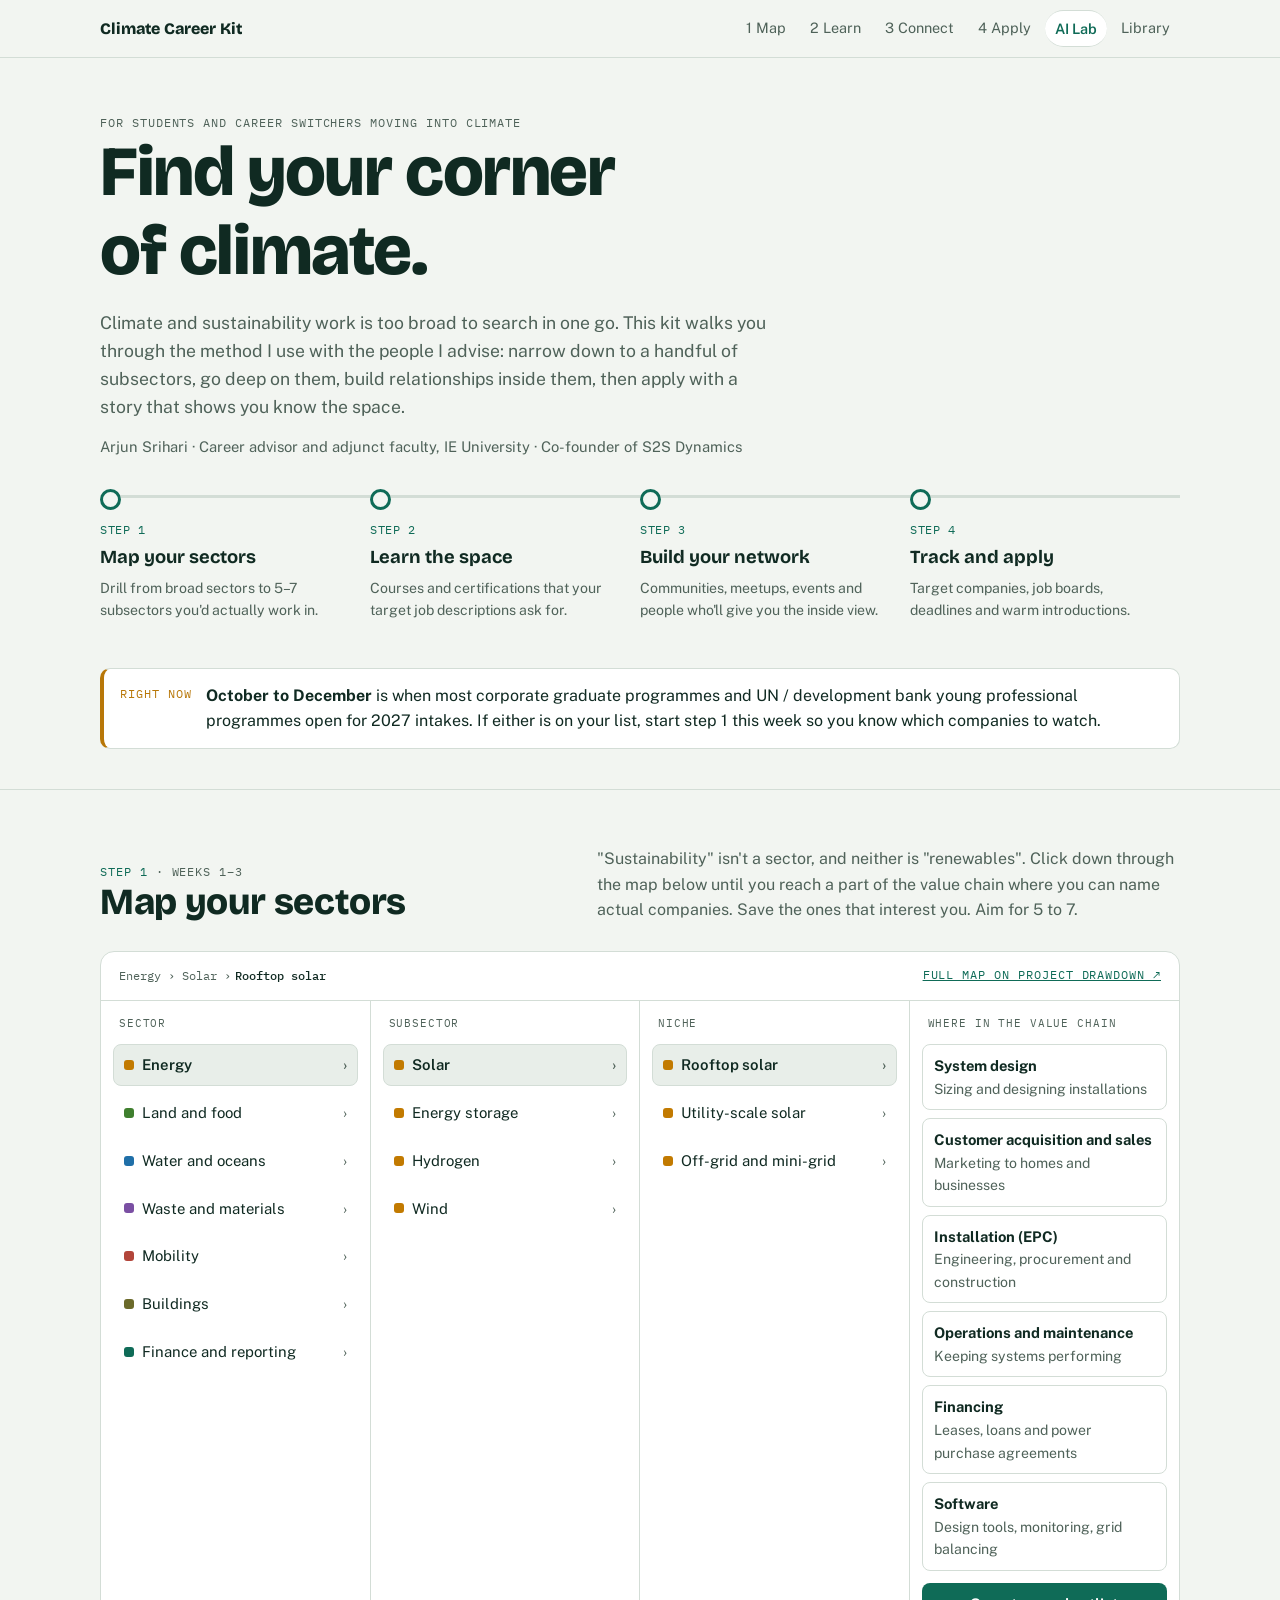
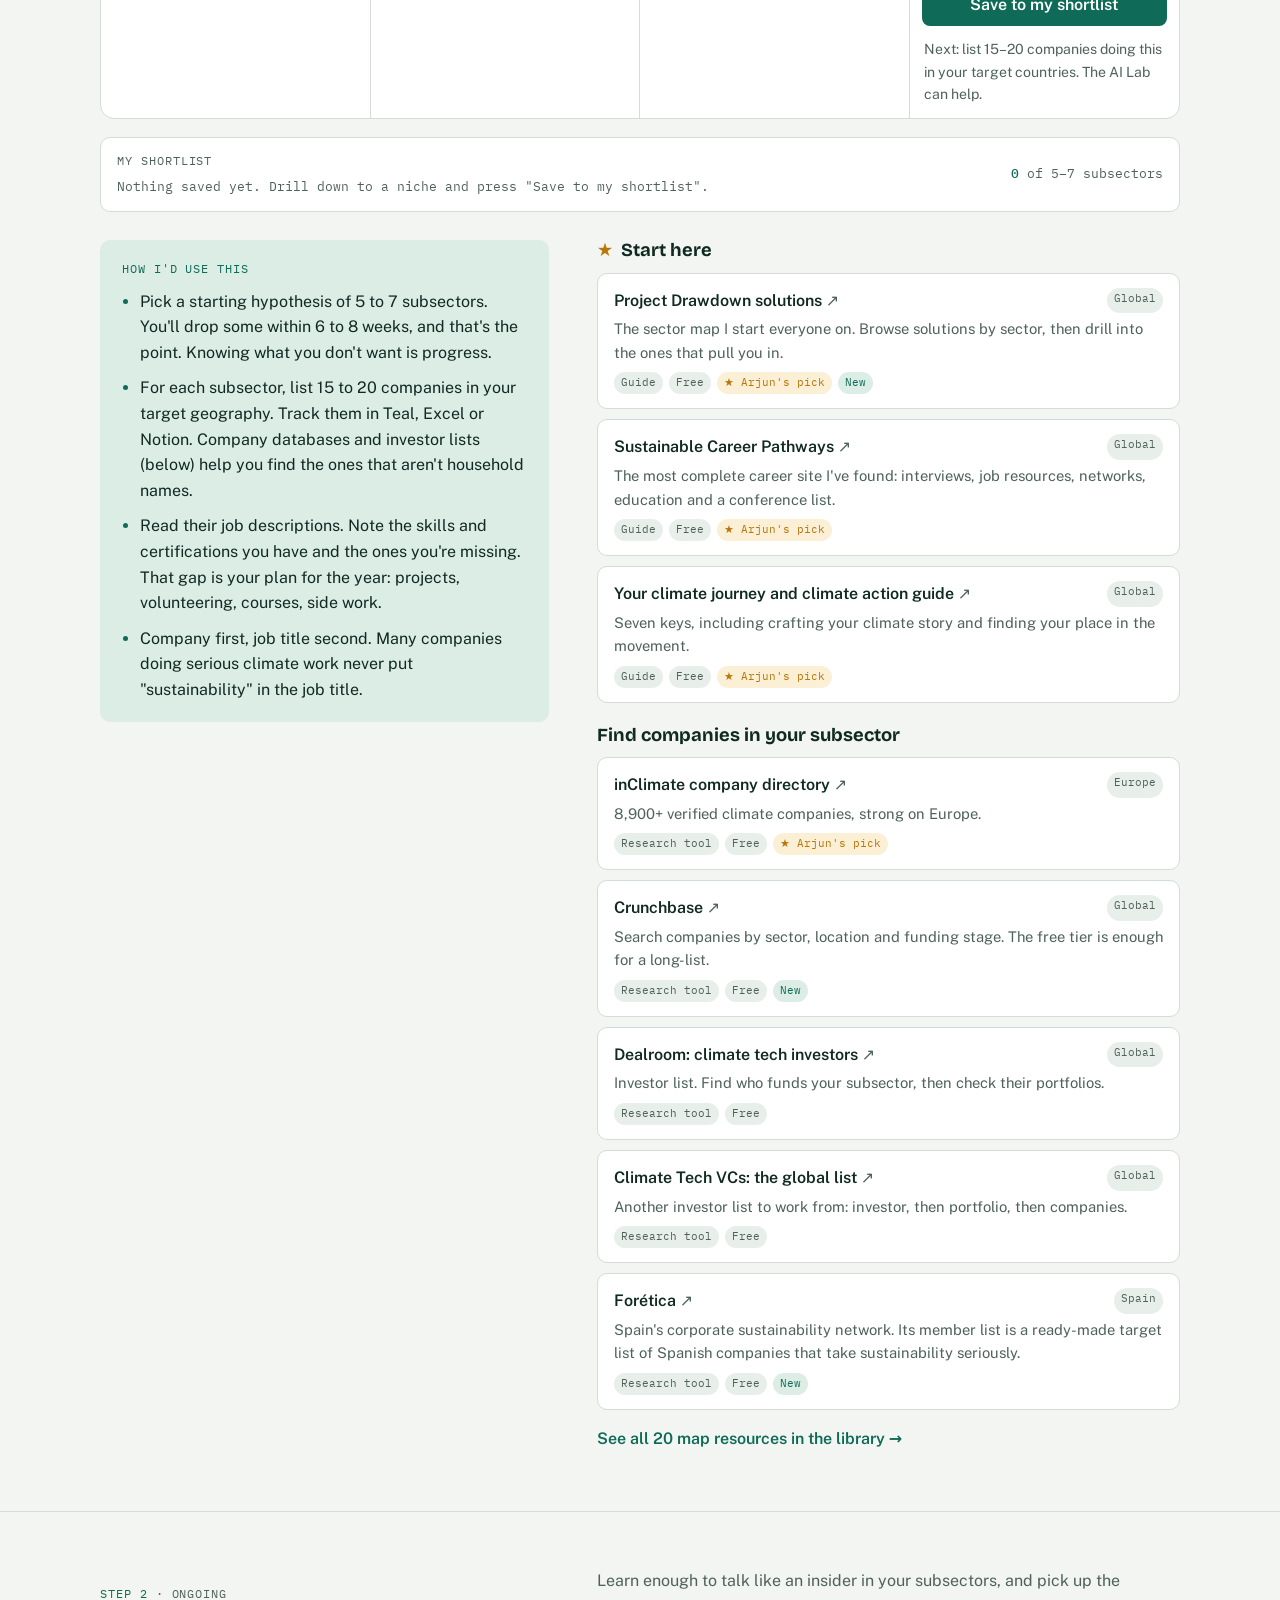
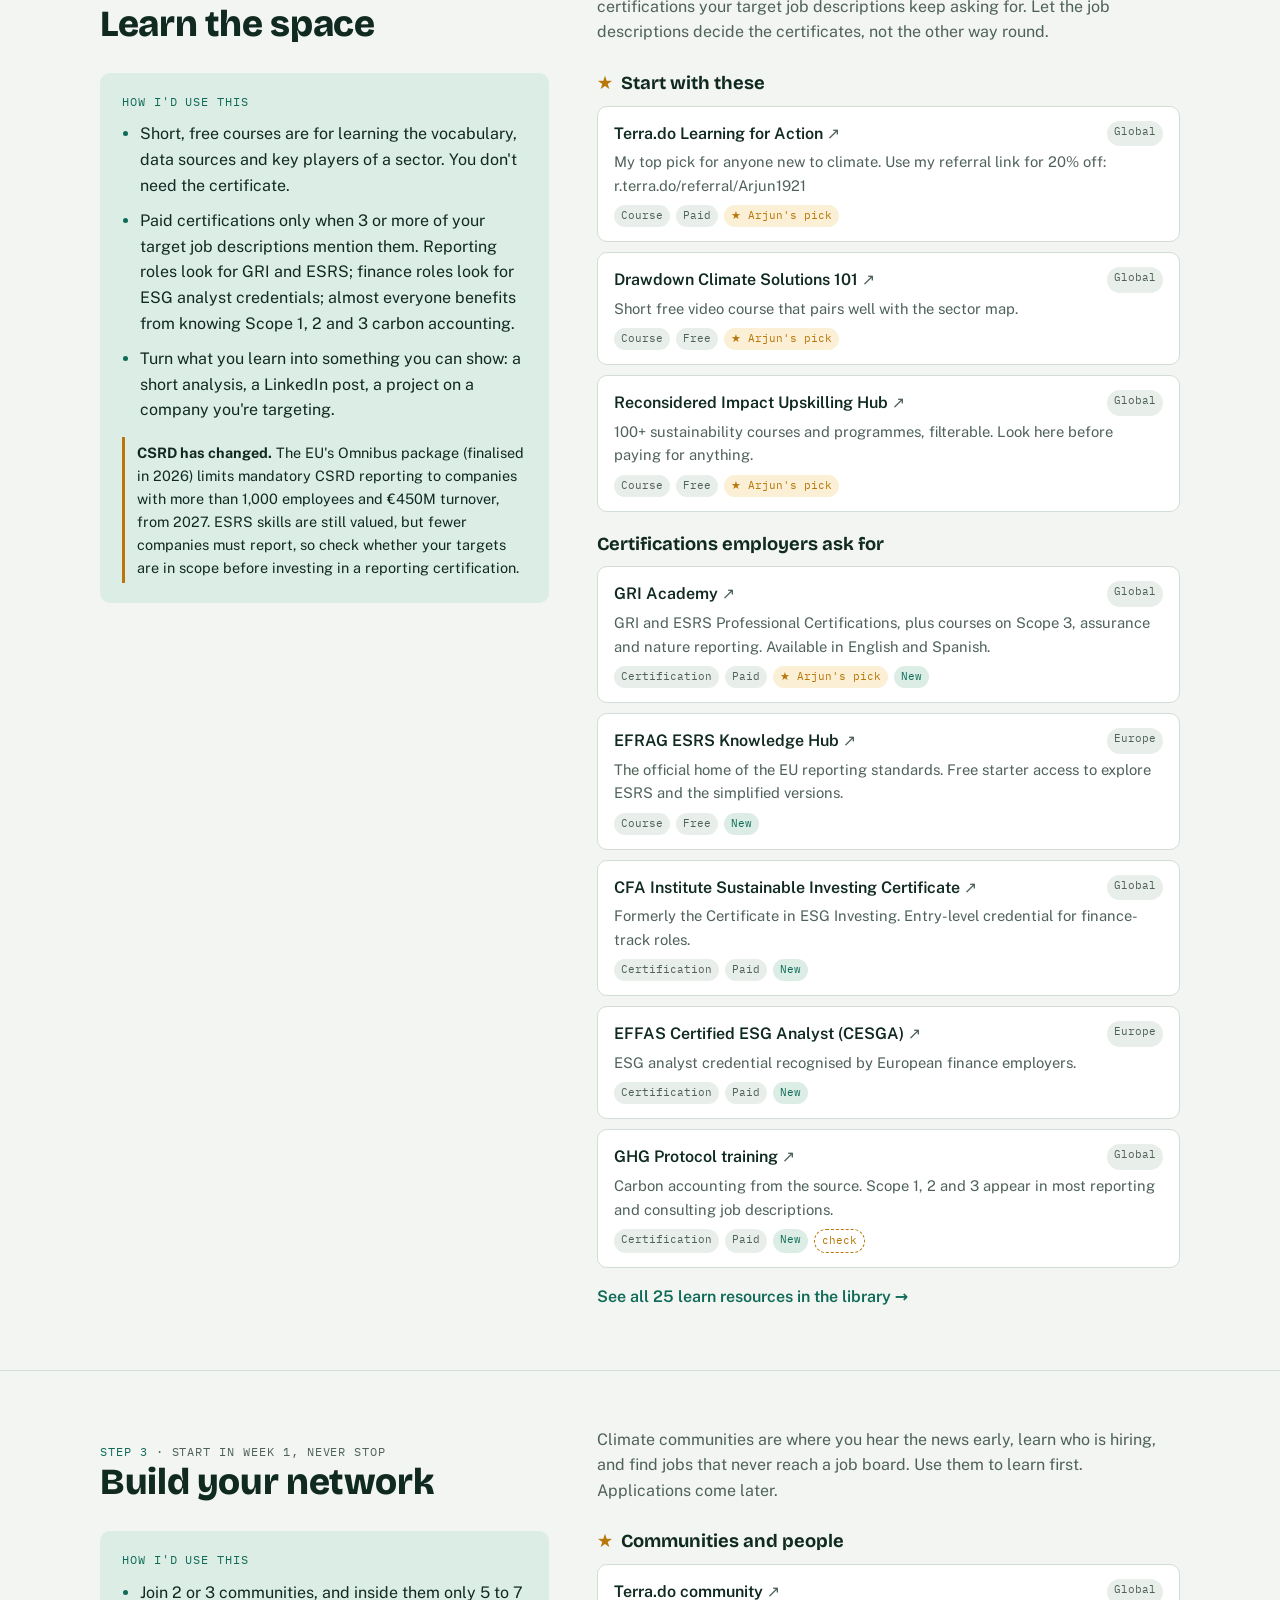
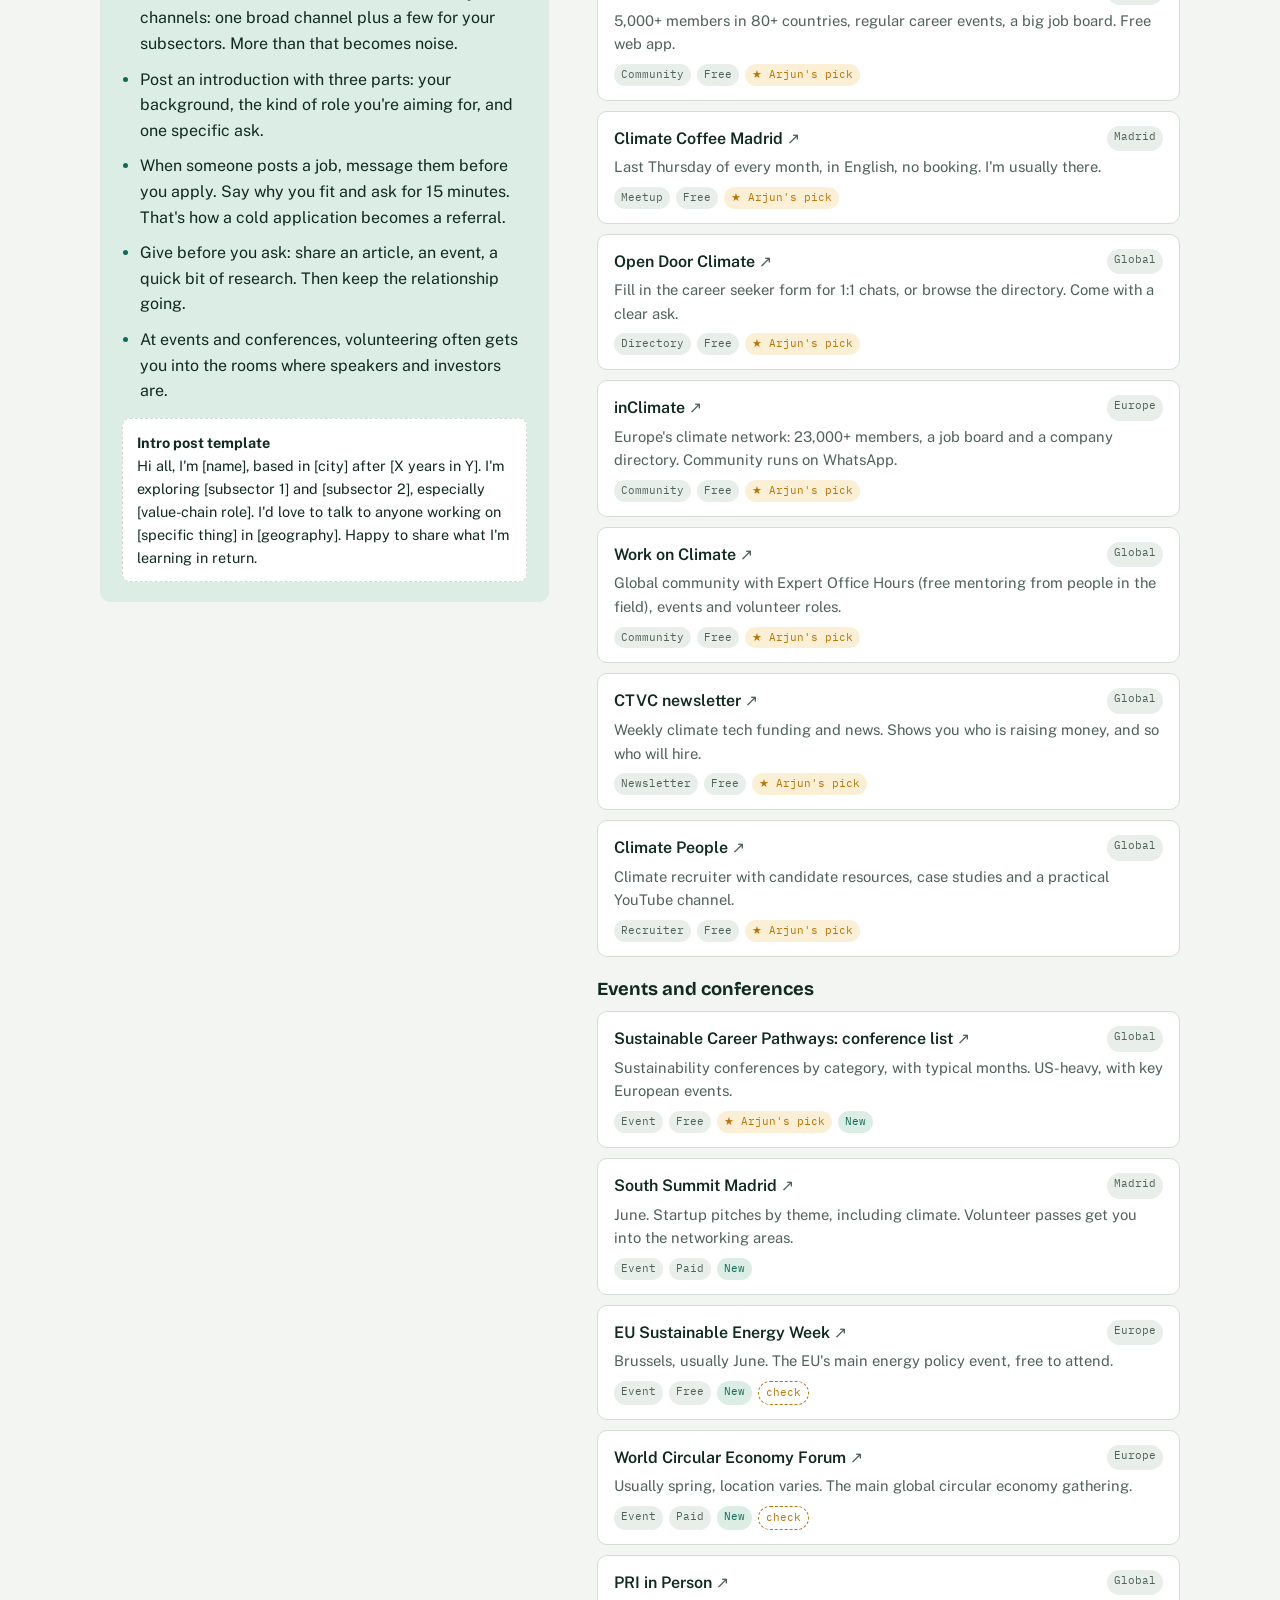
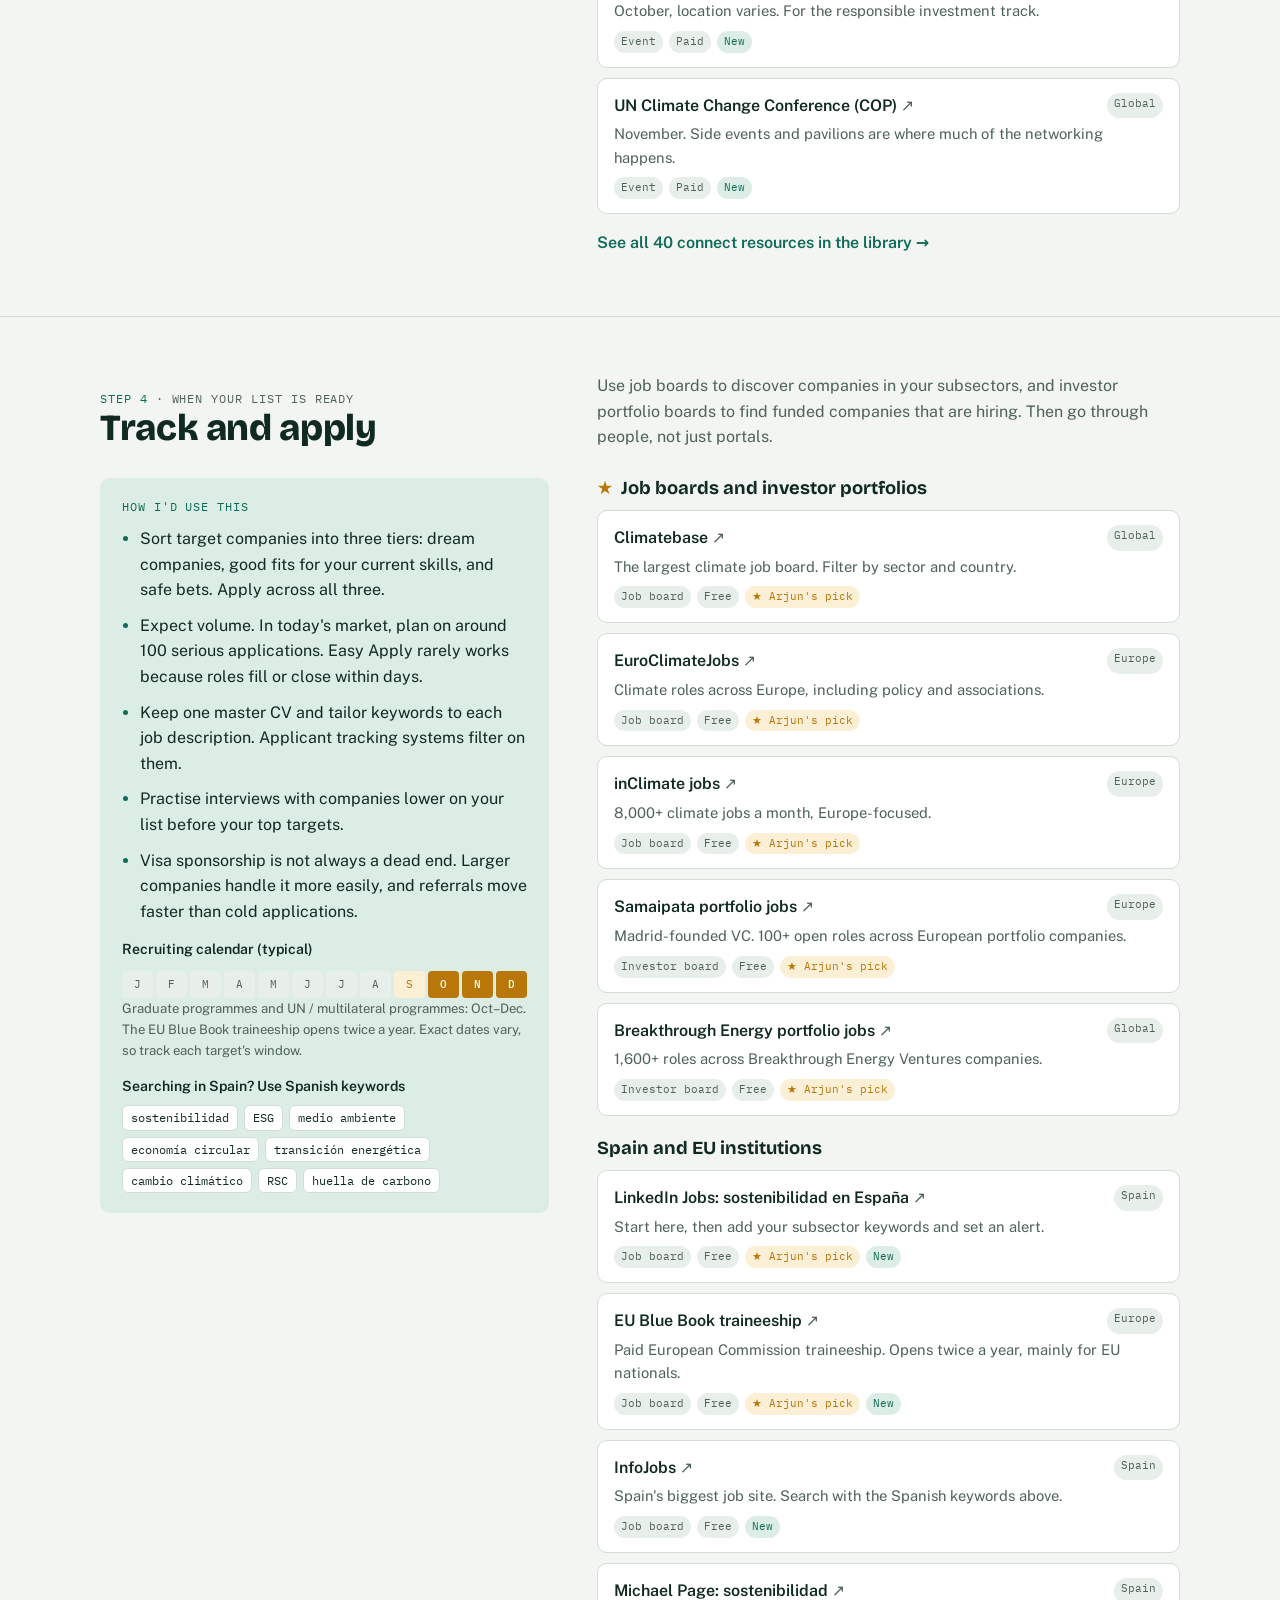
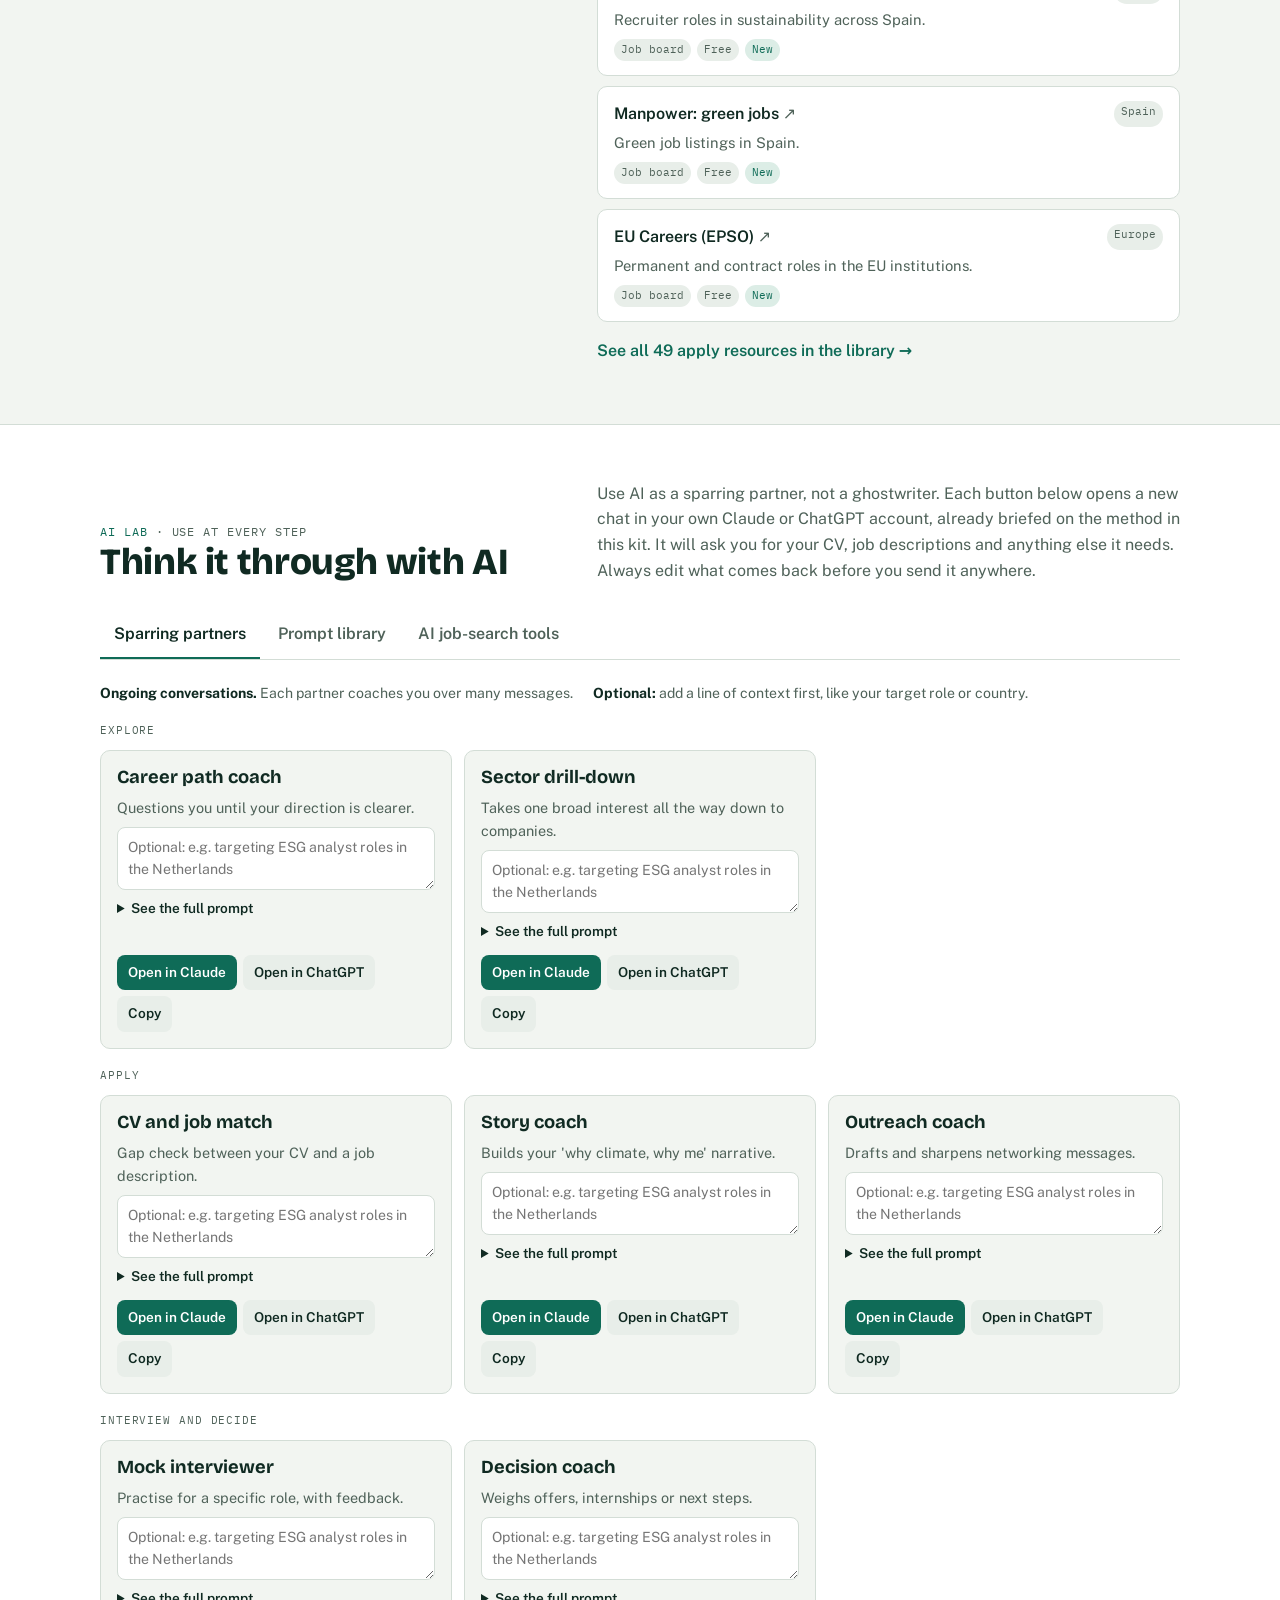
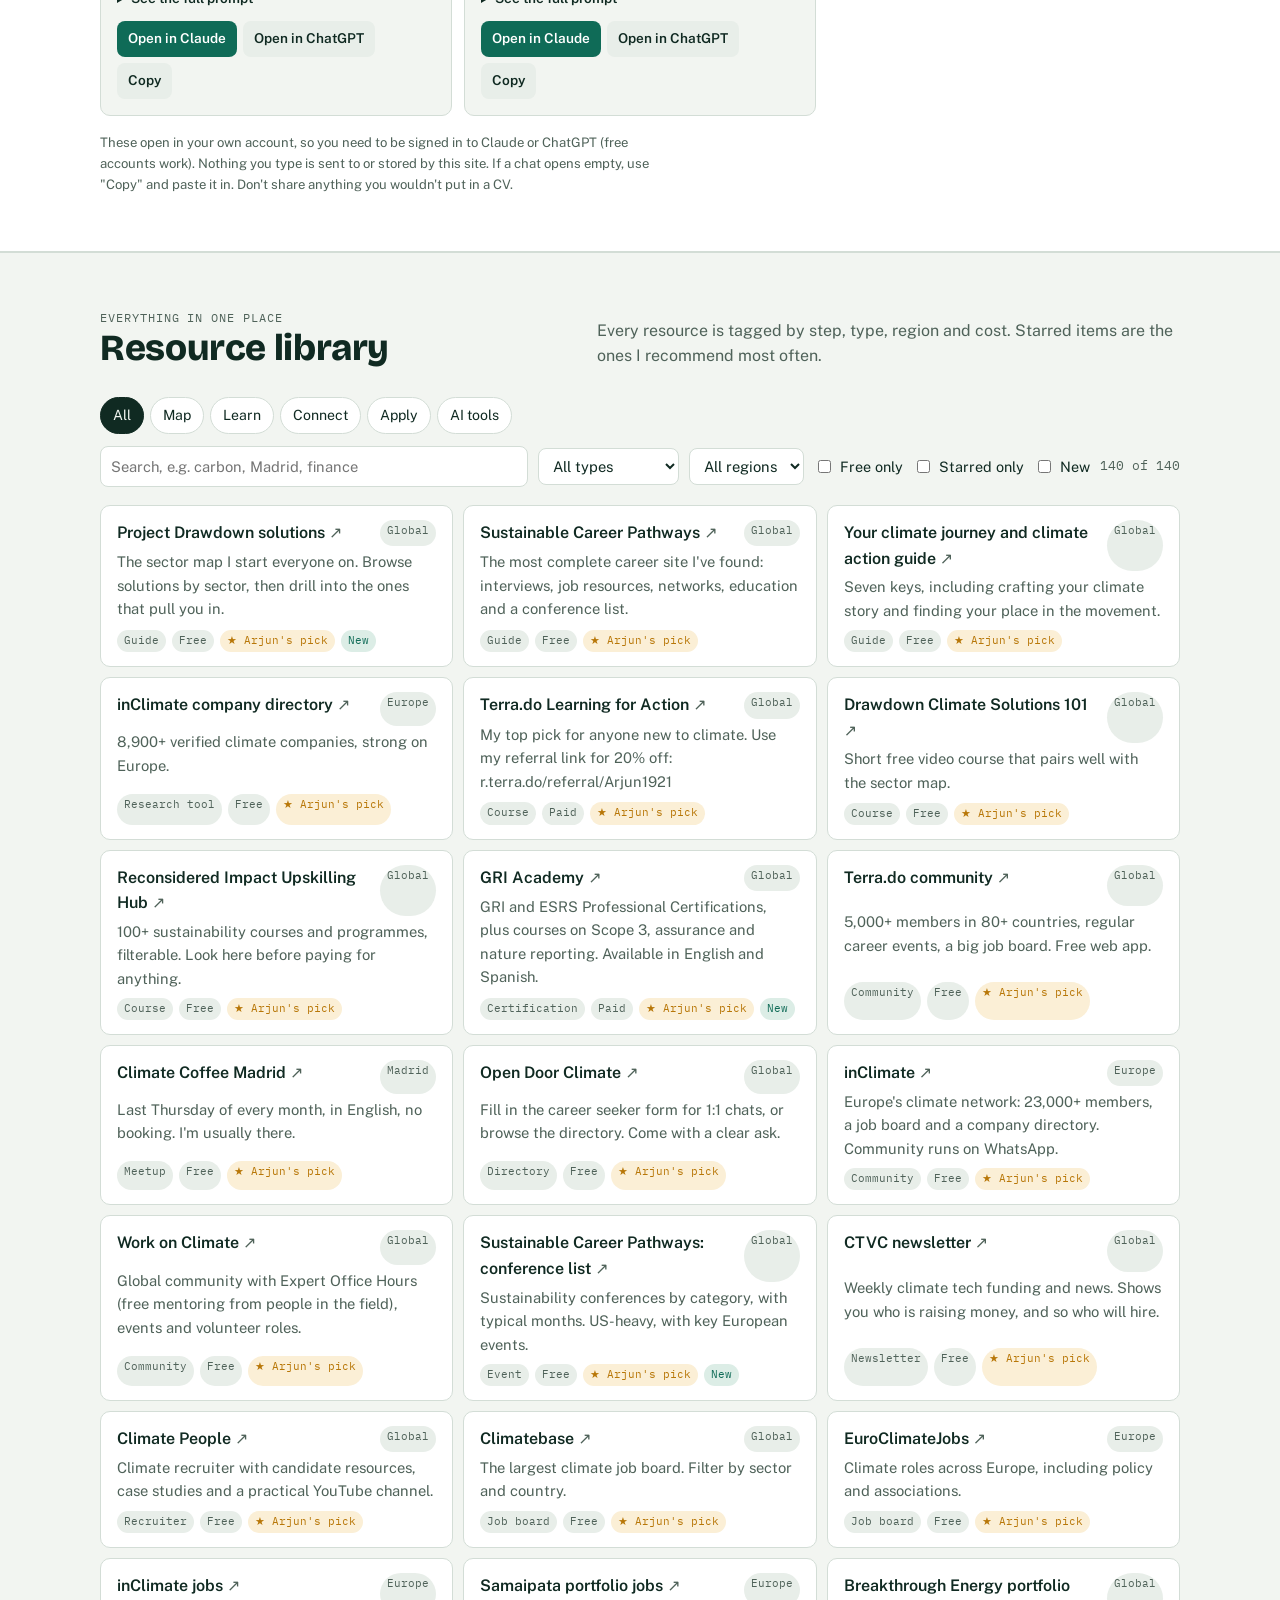
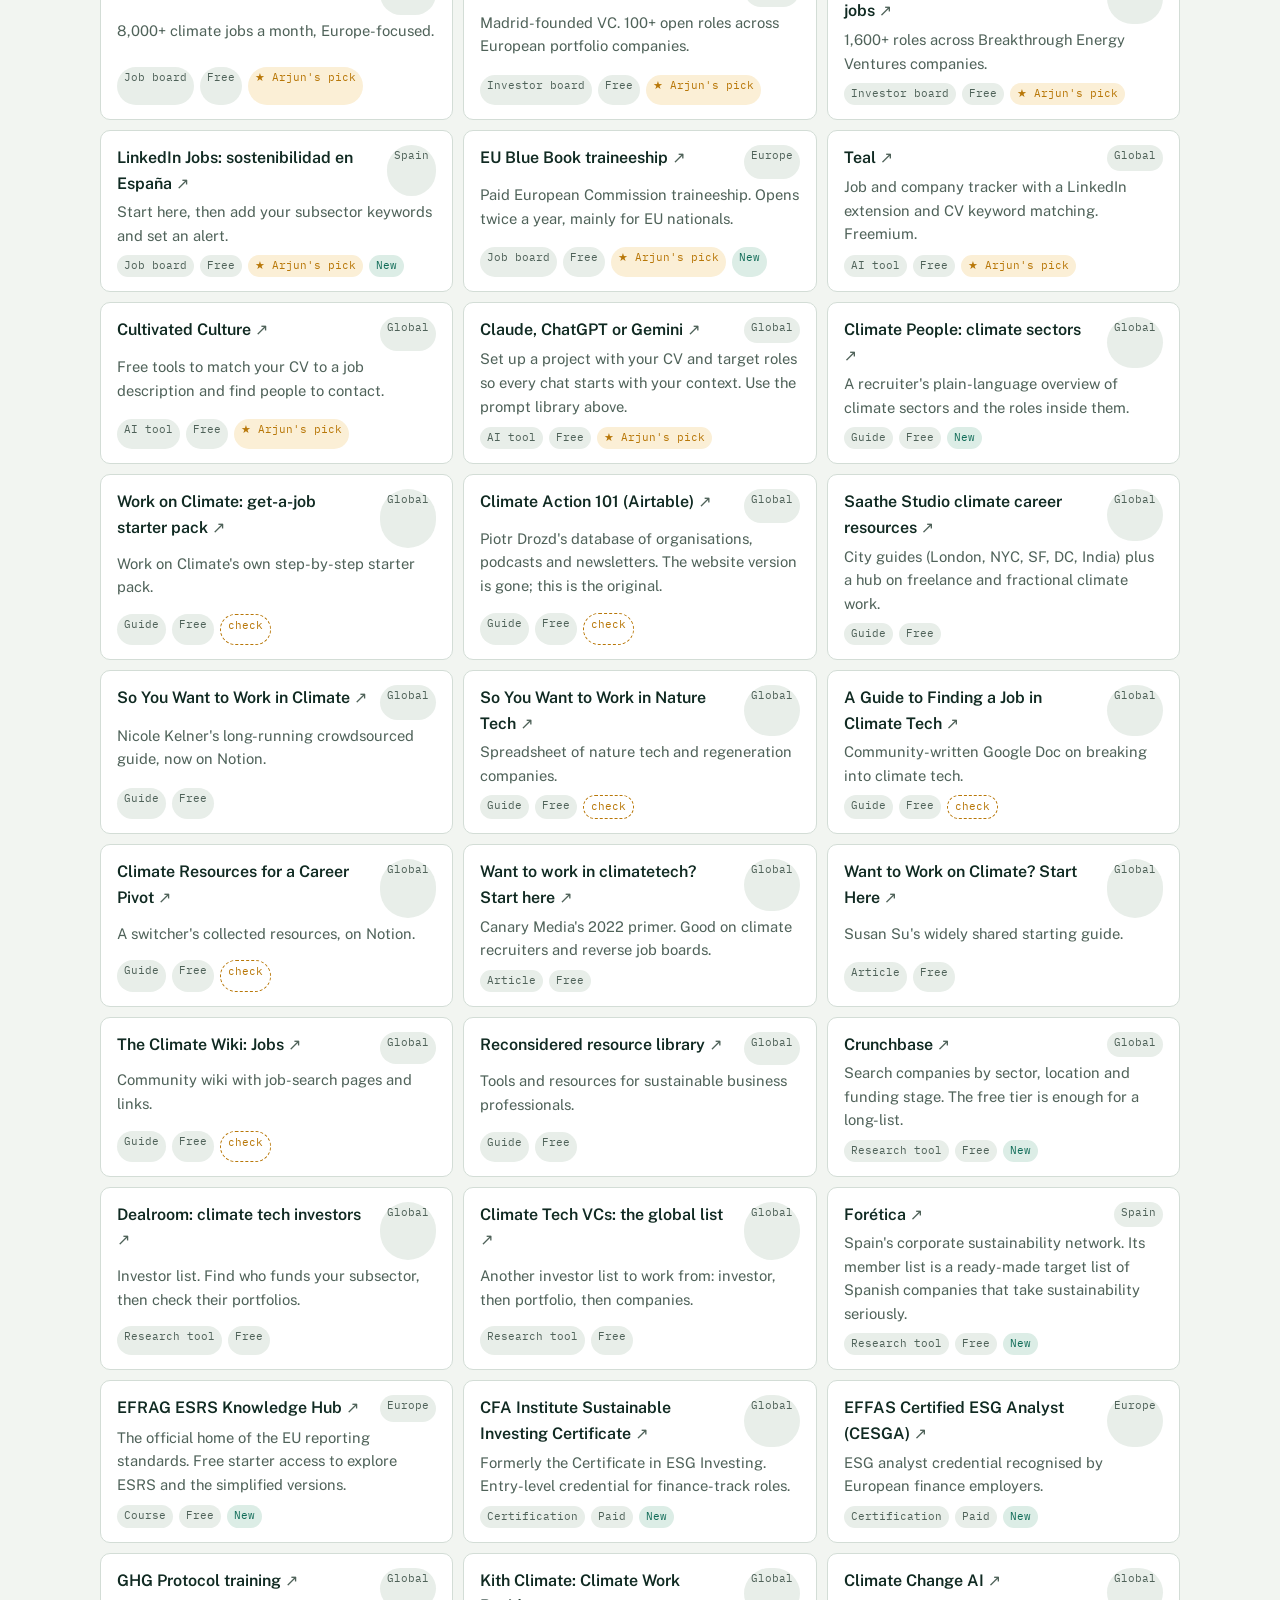
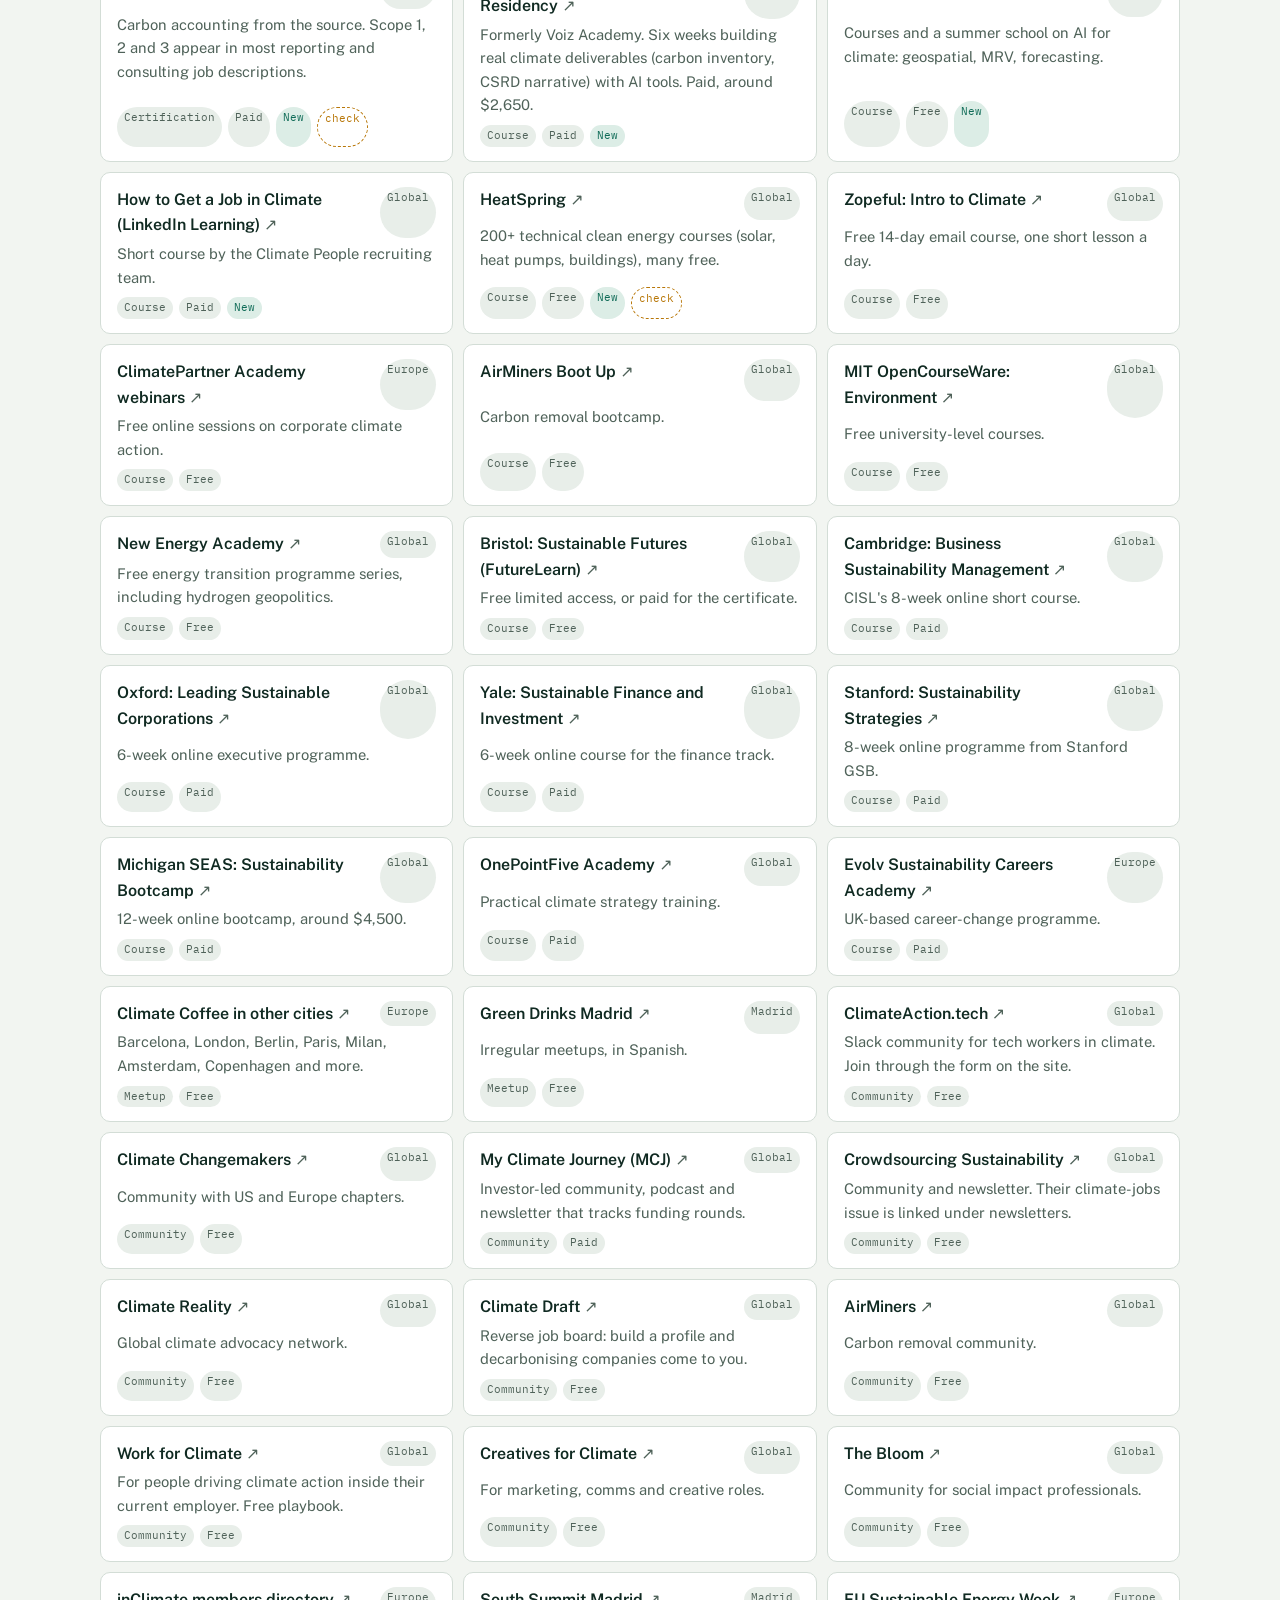
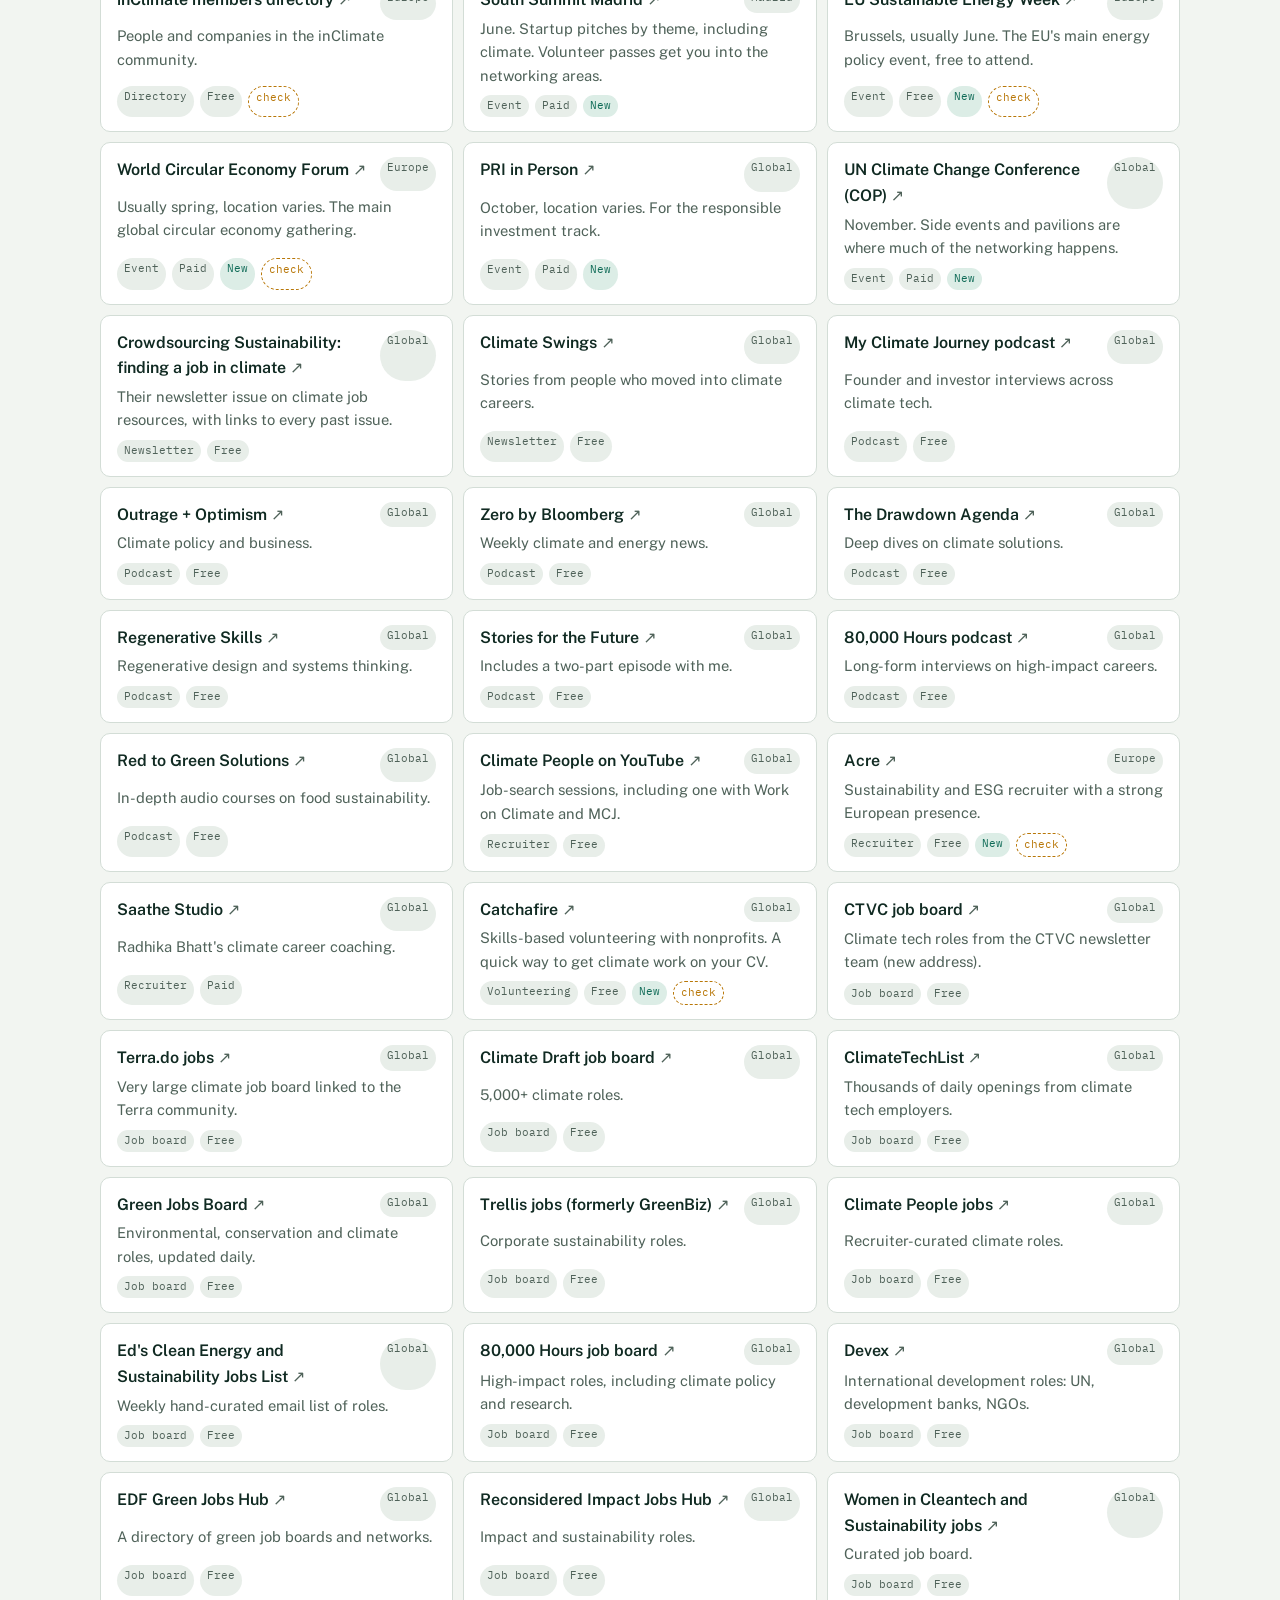
<file: site/index.html>
<!doctype html>
<html lang="en">
<head>
<meta charset="utf-8">
<meta name="viewport" content="width=device-width,initial-scale=1,viewport-fit=cover">
<title>Climate Career Transition Kit</title>
<meta name="description" content="A free, practical kit for moving into a climate or sustainability career: map your sectors, learn the space, build your network and apply, with 140+ checked resources and AI prompts. By Arjun Srihari.">
<meta name="robots" content="index,follow">
<link rel="canonical" href="https://climate-career-kit.netlify.app/">
<meta property="og:type" content="website">
<meta property="og:title" content="Climate Career Transition Kit">
<meta property="og:description" content="A free, practical kit for moving into a climate or sustainability career: map your sectors, learn the space, build your network and apply, with 140+ checked resources and AI prompts. By Arjun Srihari.">
<meta property="og:url" content="https://climate-career-kit.netlify.app/">
<meta property="og:image" content="https://climate-career-kit.netlify.app/social-card.png">
<meta name="twitter:card" content="summary_large_image">
<link rel="icon" href="/favicon.svg" type="image/svg+xml">
<link rel="preconnect" href="https://fonts.googleapis.com">
<link rel="preconnect" href="https://fonts.gstatic.com" crossorigin>
<link rel="stylesheet" href="https://fonts.googleapis.com/css2?family=Bricolage+Grotesque:opsz,wght@12..96,500;12..96,700;12..96,800&family=Public+Sans:ital,wght@0,400;0,500;0,600;1,400&family=IBM+Plex+Mono:wght@400;500&display=swap">
<style>
html,body{margin:0}[hidden]{display:none!important}img{max-width:100%}

/* Layout: a field guide. A route of four stages runs down the page, each stage pairs "how I'd do it" advice with hand-picked resources; an AI lab, a filterable library and a suggestion box sit at the end. */
:root{
  --bg:#F2F5F1; --surface:#FFFFFF; --sunk:#E8EEE9; --ink:#102A22; --muted:#4F6259; --line:#D3DDD6;
  --accent:#0F6B57; --accent-ink:#FFFFFF; --accent-soft:#DCEDE6;
  --sun:#B87708; --sun-soft:#FBEFD6;
  --c-energy:#C27A00; --c-land:#3F7F2E; --c-water:#1F6FA8; --c-waste:#7A4FA3; --c-mobility:#B2453A; --c-buildings:#6B6A2A; --c-finance:#0F6B57;
  --f-display:"Bricolage Grotesque", "Avenir Next", "Segoe UI", system-ui, sans-serif;
  --f-body:"Public Sans", "Segoe UI", system-ui, -apple-system, sans-serif;
  --f-mono:"IBM Plex Mono", ui-monospace, "SFMono-Regular", Menlo, monospace;
  --r:10px; --wrap:1120px;
}
@media (prefers-color-scheme: dark){:root:not([data-theme="light"]){
  --bg:#0E1714; --surface:#15211D; --sunk:#1A2924; --ink:#E4EEE9; --muted:#9DB2A8; --line:#293B34;
  --accent:#5CC6A6; --accent-ink:#06231A; --accent-soft:#183A30;
  --sun:#F0B44C; --sun-soft:#3A2D12;
  --c-energy:#E9A93A; --c-land:#82BE6A; --c-water:#6CB0E3; --c-waste:#B994DD; --c-mobility:#E58A7E; --c-buildings:#C3C16E; --c-finance:#5CC6A6;
  color-scheme:dark}}
:root[data-theme="dark"]{
  --bg:#0E1714; --surface:#15211D; --sunk:#1A2924; --ink:#E4EEE9; --muted:#9DB2A8; --line:#293B34;
  --accent:#5CC6A6; --accent-ink:#06231A; --accent-soft:#183A30;
  --sun:#F0B44C; --sun-soft:#3A2D12;
  --c-energy:#E9A93A; --c-land:#82BE6A; --c-water:#6CB0E3; --c-waste:#B994DD; --c-mobility:#E58A7E; --c-buildings:#C3C16E; --c-finance:#5CC6A6;
  color-scheme:dark}

*{box-sizing:border-box}
body{background:var(--bg);color:var(--ink);font-family:var(--f-body);font-size:16px;line-height:1.6}
a{color:var(--accent)}
a:focus-visible,button:focus-visible,input:focus-visible,select:focus-visible,textarea:focus-visible,summary:focus-visible{outline:2px solid var(--accent);outline-offset:2px}
.wrap{max-width:var(--wrap);margin:0 auto;padding-inline:20px}
h1,h2,h3{font-family:var(--f-display);line-height:1.12;text-wrap:balance;margin:0}
h2{font-size:clamp(1.7rem,3.2vw,2.3rem);font-weight:800;letter-spacing:-.01em}
h3{font-size:1.15rem;font-weight:700}
p{margin:0}
.eyebrow{font-family:var(--f-mono);font-size:.74rem;letter-spacing:.08em;text-transform:uppercase;color:var(--muted)}
.lede{color:var(--muted);max-width:62ch}
button{font:inherit;cursor:pointer}
.sr{position:absolute;left:-9999px}

/* nav */
nav.top{position:sticky;top:env(safe-area-inset-top,0px);z-index:20;background:color-mix(in srgb,var(--bg) 88%,transparent);backdrop-filter:blur(8px);border-bottom:1px solid var(--line)}
nav.top .wrap{display:flex;align-items:center;gap:16px;padding-block:10px;overflow-x:auto;scrollbar-width:none}
nav.top .brand{font-family:var(--f-display);font-weight:800;white-space:nowrap;text-decoration:none;color:var(--ink)}
nav.top ul{display:flex;gap:4px;list-style:none;margin:0 0 0 auto;padding:0}
nav.top a.l{display:block;padding:6px 10px;border-radius:999px;text-decoration:none;color:var(--muted);font-size:.9rem;white-space:nowrap}
nav.top a.l:hover{background:var(--sunk);color:var(--ink)}
nav.top a.l.ai{color:var(--accent);font-weight:600}

/* hero */
.hero{padding-block:56px 40px}
.hero h1{font-size:clamp(2.4rem,6vw,4.4rem);font-weight:800;letter-spacing:-.02em;max-width:14ch}
.hero .lede{margin-top:18px;font-size:1.1rem}
.hero .by{margin-top:14px;font-size:.92rem;color:var(--muted)}
.route{margin-top:36px;display:grid;grid-template-columns:repeat(4,minmax(0,1fr))}
.route a{position:relative;display:block;padding:18px 18px 18px 0;text-decoration:none;color:var(--ink);border-top:3px solid var(--line)}
.route a::before{content:"";position:absolute;top:-9px;left:0;width:15px;height:15px;border-radius:50%;background:var(--bg);border:3px solid var(--accent)}
.route a:hover{border-top-color:var(--accent)}
.route .n{font-family:var(--f-mono);font-size:.72rem;color:var(--accent);letter-spacing:.06em}
.route .t{font-family:var(--f-display);font-weight:700;font-size:1.15rem;display:block;margin-top:2px}
.route .d{display:block;color:var(--muted);font-size:.88rem;margin-top:4px;padding-right:8px}
@media (max-width:760px){.route{grid-template-columns:1fr 1fr;row-gap:12px}}
@media (max-width:420px){.route{grid-template-columns:1fr}}
.now{margin-top:28px;display:flex;gap:14px;align-items:flex-start;background:var(--surface);border:1px solid var(--line);border-left:4px solid var(--sun);border-radius:var(--r);padding:14px 16px}
.now .eyebrow{color:var(--sun);white-space:nowrap;padding-top:2px}
@media (max-width:520px){.now{flex-direction:column;gap:4px}}

/* sections */
section.stage{padding-block:56px;border-top:1px solid var(--line)}
.stage-head{display:grid;grid-template-columns:minmax(0,1fr) minmax(0,1.3fr);gap:24px 48px;align-items:end;margin-bottom:28px}
.stage-head .eyebrow span{color:var(--accent)}
@media (max-width:820px){.stage-head{grid-template-columns:1fr}}
.cols{display:grid;grid-template-columns:minmax(0,1fr) minmax(0,1.3fr);gap:32px 48px}
@media (max-width:820px){.cols{grid-template-columns:1fr}}
.advice{background:var(--accent-soft);border-radius:var(--r);padding:20px 22px;align-self:start}
.advice .who{font-family:var(--f-mono);font-size:.72rem;letter-spacing:.08em;text-transform:uppercase;color:var(--accent);margin-bottom:10px}
.advice ul{margin:0;padding-left:1.1em;display:grid;gap:10px}
.advice li::marker{color:var(--accent)}
.advice .tmpl{margin-top:14px;background:var(--surface);border:1px dashed var(--line);border-radius:8px;padding:12px 14px;font-size:.9rem}
.advice .note{margin-top:14px;border-left:3px solid var(--sun);padding:4px 0 4px 12px;font-size:.9rem}
.picks h3{display:flex;align-items:center;gap:8px;margin-bottom:12px}
.picks h3+.pick-list{margin-bottom:0}
.picks .sub{margin-top:22px}
.star{color:var(--sun)}
.pick-list{display:grid;gap:10px}
.res{display:grid;grid-template-columns:minmax(0,1fr) auto;gap:4px 12px;background:var(--surface);border:1px solid var(--line);border-radius:var(--r);padding:14px 16px}
.res a.name{font-weight:600;color:var(--ink);text-decoration:none}
.res a.name:hover{color:var(--accent);text-decoration:underline}
.res a.name::after{content:" ↗";color:var(--muted);font-weight:400}
.res .why{grid-column:1/-1;color:var(--muted);font-size:.92rem}
.res .tags{grid-column:1/-1;display:flex;flex-wrap:wrap;gap:6px;margin-top:4px}
.tag{font-family:var(--f-mono);font-size:.7rem;padding:2px 7px;border-radius:999px;background:var(--sunk);color:var(--muted);white-space:nowrap}
.tag.pick{background:var(--sun-soft);color:var(--sun)}
.tag.new{background:var(--accent-soft);color:var(--accent)}
.tag.verify{border:1px dashed var(--sun);background:transparent;color:var(--sun)}
.seeall{margin-top:12px;background:none;border:0;color:var(--accent);font-weight:600;padding:4px 0;text-align:left}
.seeall:hover{text-decoration:underline}

/* sector mapper */
.mapper{background:var(--surface);border:1px solid var(--line);border-radius:14px;overflow:hidden}
.mapper-top{display:flex;flex-wrap:wrap;gap:8px 16px;align-items:center;justify-content:space-between;padding:14px 18px;border-bottom:1px solid var(--line)}
.crumbs{font-family:var(--f-mono);font-size:.78rem;color:var(--muted);display:flex;flex-wrap:wrap;gap:4px}
.crumbs b{color:var(--ink);font-weight:500}
.mcols{display:grid;grid-template-columns:repeat(4,minmax(0,1fr));min-height:330px}
.mcol{border-right:1px solid var(--line);padding:12px;display:flex;flex-direction:column;gap:6px;min-width:0}
.mcol:last-child{border-right:0}
.mcol .lvl{font-family:var(--f-mono);font-size:.68rem;letter-spacing:.08em;text-transform:uppercase;color:var(--muted);padding:2px 6px 6px}
.node{display:flex;align-items:center;gap:8px;text-align:left;width:100%;border:1px solid transparent;background:none;border-radius:8px;padding:8px 10px;color:var(--ink);font-size:.93rem}
.node:hover{background:var(--sunk)}
.node.on{background:var(--sunk);border-color:var(--line);font-weight:600}
.node .dot{width:10px;height:10px;border-radius:3px;flex:none}
.node .chev{margin-left:auto;color:var(--muted)}
.mcol .empty{color:var(--muted);font-size:.88rem;padding:8px 10px}
.roles{display:grid;gap:8px}
.role{border:1px solid var(--line);border-radius:8px;padding:9px 11px;font-size:.88rem}
.role b{display:block;font-size:.92rem}
.role span{color:var(--muted)}
.addmap{margin-top:6px;background:var(--accent);color:var(--accent-ink);border:0;border-radius:8px;padding:9px 12px;font-weight:600}
.addmap[disabled]{opacity:.5;cursor:default}
@media (max-width:860px){.mcols{grid-template-columns:1fr 1fr}.mcol:nth-child(2){border-right:0}.mcol:nth-child(-n+2){border-bottom:1px solid var(--line)}}
@media (max-width:480px){.mcols{grid-template-columns:1fr}.mcol{border-right:0;border-bottom:1px solid var(--line)}}
.mymap{margin-top:18px;display:grid;grid-template-columns:minmax(0,1fr) auto;gap:10px 16px;align-items:center;background:var(--surface);border:1px solid var(--line);border-radius:var(--r);padding:14px 16px}
.mymap .chips{display:flex;flex-wrap:wrap;gap:6px}
.chip{display:inline-flex;align-items:center;gap:6px;border:1px solid var(--line);border-radius:999px;padding:4px 6px 4px 10px;font-size:.85rem;background:var(--bg)}
.chip button{border:0;background:none;color:var(--muted);padding:0 4px;font-size:1rem;line-height:1}
.meter{font-family:var(--f-mono);font-size:.8rem;color:var(--muted);white-space:nowrap}
.meter b{color:var(--accent);font-weight:500}
@media (max-width:560px){.mymap{grid-template-columns:1fr}}

/* calendar */
.cal{display:grid;grid-template-columns:repeat(12,minmax(0,1fr));gap:3px;margin-top:10px}
.cal div{font-family:var(--f-mono);font-size:.66rem;text-align:center;padding:5px 0;border-radius:4px;background:var(--sunk);color:var(--muted)}
.cal div.hot{background:var(--sun);color:var(--surface);font-weight:500}
.cal div.warm{background:var(--sun-soft);color:var(--sun)}
.calrow{margin-top:14px}
.calrow .lbl{font-size:.88rem;font-weight:600}
.calrow .sub{font-size:.82rem;color:var(--muted)}
.kw{display:flex;flex-wrap:wrap;gap:6px;margin-top:8px}
.kw span{font-family:var(--f-mono);font-size:.75rem;background:var(--surface);border:1px solid var(--line);border-radius:6px;padding:2px 8px}

/* AI lab */
.ai{background:var(--surface);border-block:1px solid var(--line)}
.tabs{display:flex;gap:4px;border-bottom:1px solid var(--line);margin-bottom:22px;overflow-x:auto}
.tabs button{border:0;background:none;padding:10px 14px;color:var(--muted);font-weight:600;border-bottom:3px solid transparent;margin-bottom:-1px;white-space:nowrap}
.tabs button[aria-selected="true"]{color:var(--ink);border-bottom-color:var(--accent)}
.howto{display:flex;flex-wrap:wrap;gap:8px 20px;margin-bottom:18px;font-size:.88rem;color:var(--muted)}
.howto b{color:var(--ink)}
.grp-h{font-family:var(--f-mono);font-size:.7rem;letter-spacing:.08em;text-transform:uppercase;color:var(--muted);margin:18px 0 10px}
.grp-h:first-child{margin-top:0}
.prompts{display:grid;grid-template-columns:repeat(auto-fill,minmax(min(100%,320px),1fr));gap:12px}
.pcard{border:1px solid var(--line);border-radius:var(--r);background:var(--bg);padding:16px;display:flex;flex-direction:column;gap:8px}
.pcard .when{font-family:var(--f-mono);font-size:.7rem;letter-spacing:.06em;text-transform:uppercase;color:var(--accent)}
.pcard p{font-size:.9rem;color:var(--muted)}
.pcard details summary{cursor:pointer;font-size:.85rem;font-weight:600}
.pcard pre{white-space:pre-wrap;font-family:var(--f-mono);font-size:.76rem;background:var(--surface);border:1px solid var(--line);border-radius:8px;padding:10px;margin:8px 0 0;max-height:240px;overflow:auto}
.pcard textarea{width:100%;border:1px solid var(--line);border-radius:8px;padding:8px 10px;background:var(--surface);color:var(--ink);font:inherit;font-size:.88rem;resize:vertical;min-height:40px}
.pcard .row{display:flex;flex-wrap:wrap;gap:6px;margin-top:auto;padding-top:4px}
.btn{border:0;border-radius:10px;padding:10px 16px;background:var(--accent);color:var(--accent-ink);font-weight:600;text-decoration:none;display:inline-flex;align-items:center;gap:6px;font-size:.95rem}
.btn.ghost{background:var(--sunk);color:var(--ink)}
.btn.sm{padding:7px 11px;font-size:.85rem;border-radius:8px}
.btn[disabled]{opacity:.5;cursor:default}
.ainote{font-size:.82rem;color:var(--muted);margin-top:16px;max-width:70ch}
/* library */
.filters{display:grid;gap:12px;margin-bottom:18px}
.segs{display:flex;flex-wrap:wrap;gap:6px}
.seg{border:1px solid var(--line);background:var(--surface);color:var(--ink);border-radius:999px;padding:6px 12px;font-size:.88rem}
.seg[aria-pressed="true"]{background:var(--ink);color:var(--bg);border-color:var(--ink)}
.frow{display:flex;flex-wrap:wrap;gap:10px;align-items:center}
.frow input[type=search],.frow select{border:1px solid var(--line);background:var(--surface);color:var(--ink);border-radius:8px;padding:8px 10px;font:inherit;font-size:.92rem}
.frow input[type=search]{flex:1;min-width:min(100%,220px)}
.frow label.ck{display:flex;gap:6px;align-items:center;font-size:.9rem;white-space:nowrap}
.count{font-family:var(--f-mono);font-size:.8rem;color:var(--muted)}
.libgrid{display:grid;grid-template-columns:repeat(auto-fill,minmax(min(100%,300px),1fr));gap:10px}

/* suggest */
.suggest{display:grid;grid-template-columns:minmax(0,1fr) minmax(0,1.2fr);gap:24px 48px;align-items:start}
@media (max-width:820px){.suggest{grid-template-columns:1fr}}
form.sg{display:grid;gap:10px;background:var(--surface);border:1px solid var(--line);border-radius:var(--r);padding:18px}
form.sg label{font-size:.85rem;font-weight:600;display:grid;gap:4px}
form.sg input,form.sg textarea,form.sg select{border:1px solid var(--line);background:var(--bg);color:var(--ink);border-radius:8px;padding:9px 10px;font:inherit;font-size:.93rem;font-weight:400}
.okmsg{font-size:.9rem;color:var(--accent)}
.errmsg{font-size:.9rem;color:var(--ink)}
.inbox{margin-top:24px;background:var(--surface);border:1px solid var(--line);border-left:4px solid var(--accent);border-radius:var(--r);padding:16px 18px}
.inbox ul{list-style:none;margin:10px 0 0;padding:0;display:grid;gap:10px}
.inbox li{border-top:1px solid var(--line);padding-top:10px;font-size:.92rem}
.inbox li:first-child{border-top:0;padding-top:0}
.inbox .meta{font-family:var(--f-mono);font-size:.72rem;color:var(--muted)}
footer{padding-block:36px 56px;color:var(--muted);font-size:.88rem;border-top:1px solid var(--line)}
footer .wrap{display:flex;flex-wrap:wrap;gap:8px 24px;justify-content:space-between}
@media (prefers-reduced-motion:no-preference){html{scroll-behavior:smooth}}
</style>
</head>
<body>
<nav class="top" aria-label="Sections"><div class="wrap">
  <a class="brand" href="#top">Climate Career Kit</a>
  <ul>
    <li><a class="l" href="#map">1 Map</a></li>
    <li><a class="l" href="#learn">2 Learn</a></li>
    <li><a class="l" href="#connect">3 Connect</a></li>
    <li><a class="l" href="#apply">4 Apply</a></li>
    <li><a class="l ai" href="#ai">AI Lab</a></li>
    <li><a class="l" href="#library">Library</a></li>
  </ul>
</div></nav>

<header class="wrap hero" id="top">
  
  <p class="eyebrow">For students and career switchers moving into climate</p>
  <h1>Find your corner of climate.</h1>
  
  <p class="lede">Climate and sustainability work is too broad to search in one go. This kit walks you through the method I use with the people I advise: narrow down to a handful of subsectors, go deep on them, build relationships inside them, then apply with a story that shows you know the space.</p>
  <p class="by">Arjun Srihari · Career advisor and adjunct faculty, IE University · Co-founder of S2S Dynamics</p>

  <div class="route" role="list">
    <a href="#map" role="listitem"><span class="n">STEP 1</span><span class="t">Map your sectors</span><span class="d">Drill from broad sectors to 5–7 subsectors you'd actually work in.</span></a>
    <a href="#learn" role="listitem"><span class="n">STEP 2</span><span class="t">Learn the space</span><span class="d">Courses and certifications that your target job descriptions ask for.</span></a>
    <a href="#connect" role="listitem"><span class="n">STEP 3</span><span class="t">Build your network</span><span class="d">Communities, meetups, events and people who'll give you the inside view.</span></a>
    <a href="#apply" role="listitem"><span class="n">STEP 4</span><span class="t">Track and apply</span><span class="d">Target companies, job boards, deadlines and warm introductions.</span></a>
  </div>

  <div class="now"><span class="eyebrow">Right now</span><p><b>October to December</b> is when most corporate graduate programmes and UN / development bank young professional programmes open for 2027 intakes. If either is on your list, start step 1 this week so you know which companies to watch.</p></div>
</header>

<main>
<!-- STEP 1 -->
<section class="stage" id="map"><div class="wrap">
  <div class="stage-head">
    <div><p class="eyebrow"><span>Step 1</span> · Weeks 1–3</p><h2>Map your sectors</h2></div>
    <p class="lede">"Sustainability" isn't a sector, and neither is "renewables". Click down through the map below until you reach a part of the value chain where you can name actual companies. Save the ones that interest you. Aim for 5 to 7.</p>
  </div>

  <div class="mapper" aria-label="Sector mapper">
    <div class="mapper-top">
      <div class="crumbs" id="crumbs"><b>Start with a sector</b></div>
      <a href="https://drawdown.org/solutions" target="_blank" rel="noopener" class="eyebrow" style="color:var(--accent)">Full map on Project Drawdown ↗</a>
    </div>
    <div class="mcols" id="mcols"></div>
  </div>

  <div class="mymap">
    <div><div class="eyebrow" style="margin-bottom:6px">My shortlist</div><div class="chips" id="mychips"></div></div>
    <div class="meter" id="meter"><b>0</b> of 5–7 subsectors</div>
  </div>

  <div class="cols" style="margin-top:28px">
    <div class="advice">
      <div class="who">How I'd use this</div>
      <ul>
        <li>Pick a starting hypothesis of 5 to 7 subsectors. You'll drop some within 6 to 8 weeks, and that's the point. Knowing what you don't want is progress.</li>
        <li>For each subsector, list 15 to 20 companies in your target geography. Track them in Teal, Excel or Notion. Company databases and investor lists (below) help you find the ones that aren't household names.</li>
        <li>Read their job descriptions. Note the skills and certifications you have and the ones you're missing. That gap is your plan for the year: projects, volunteering, courses, side work.</li>
        <li>Company first, job title second. Many companies doing serious climate work never put "sustainability" in the job title.</li>
      </ul>
    </div>
    <div class="picks">
      <h3><span class="star">★</span> Start here</h3><div class="pick-list" data-picks="map"></div>
      <h3 class="sub">Find companies in your subsector</h3><div class="pick-list" data-group="research"></div>
      <button class="seeall" data-see="map"></button>
    </div>
  </div>
</div></section>

<!-- STEP 2 -->
<section class="stage" id="learn"><div class="wrap">
  <div class="stage-head">
    <div><p class="eyebrow"><span>Step 2</span> · Ongoing</p><h2>Learn the space</h2></div>
    <p class="lede">Learn enough to talk like an insider in your subsectors, and pick up the certifications your target job descriptions keep asking for. Let the job descriptions decide the certificates, not the other way round.</p>
  </div>
  <div class="cols">
    <div class="advice">
      <div class="who">How I'd use this</div>
      <ul>
        <li>Short, free courses are for learning the vocabulary, data sources and key players of a sector. You don't need the certificate.</li>
        <li>Paid certifications only when 3 or more of your target job descriptions mention them. Reporting roles look for GRI and ESRS; finance roles look for ESG analyst credentials; almost everyone benefits from knowing Scope 1, 2 and 3 carbon accounting.</li>
        <li>Turn what you learn into something you can show: a short analysis, a LinkedIn post, a project on a company you're targeting.</li>
      </ul>
      <p class="note"><b>CSRD has changed.</b> The EU's Omnibus package (finalised in 2026) limits mandatory CSRD reporting to companies with more than 1,000 employees and €450M turnover, from 2027. ESRS skills are still valued, but fewer companies must report, so check whether your targets are in scope before investing in a reporting certification.</p>
    </div>
    <div class="picks">
      <h3><span class="star">★</span> Start with these</h3><div class="pick-list" data-picks="learn"></div>
      <h3 class="sub">Certifications employers ask for</h3><div class="pick-list" data-group="cert"></div>
      <button class="seeall" data-see="learn"></button>
    </div>
  </div>
</div></section>

<!-- STEP 3 -->
<section class="stage" id="connect"><div class="wrap">
  <div class="stage-head">
    <div><p class="eyebrow"><span>Step 3</span> · Start in week 1, never stop</p><h2>Build your network</h2></div>
    <p class="lede">Climate communities are where you hear the news early, learn who is hiring, and find jobs that never reach a job board. Use them to learn first. Applications come later.</p>
  </div>
  <div class="cols">
    <div class="advice">
      <div class="who">How I'd use this</div>
      <ul>
        <li>Join 2 or 3 communities, and inside them only 5 to 7 channels: one broad channel plus a few for your subsectors. More than that becomes noise.</li>
        <li>Post an introduction with three parts: your background, the kind of role you're aiming for, and one specific ask.</li>
        <li>When someone posts a job, message them before you apply. Say why you fit and ask for 15 minutes. That's how a cold application becomes a referral.</li>
        <li>Give before you ask: share an article, an event, a quick bit of research. Then keep the relationship going.</li>
        <li>At events and conferences, volunteering often gets you into the rooms where speakers and investors are.</li>
        
      </ul>
      <div class="tmpl"><b>Intro post template</b><br>Hi all, I'm [name], based in [city] after [X years in Y]. I'm exploring [subsector 1] and [subsector 2], especially [value-chain role]. I'd love to talk to anyone working on [specific thing] in [geography]. Happy to share what I'm learning in return.</div>
    </div>
    <div class="picks">
      <h3><span class="star">★</span> Communities and people</h3><div class="pick-list" data-picks="connect"></div>
      <h3 class="sub">Events and conferences</h3><div class="pick-list" data-group="event"></div>
      <button class="seeall" data-see="connect"></button>
    </div>
  </div>
</div></section>

<!-- STEP 4 -->
<section class="stage" id="apply"><div class="wrap">
  <div class="stage-head">
    <div><p class="eyebrow"><span>Step 4</span> · When your list is ready</p><h2>Track and apply</h2></div>
    <p class="lede">Use job boards to discover companies in your subsectors, and investor portfolio boards to find funded companies that are hiring. Then go through people, not just portals.</p>
  </div>
  <div class="cols">
    <div class="advice">
      <div class="who">How I'd use this</div>
      <ul>
        <li>Sort target companies into three tiers: dream companies, good fits for your current skills, and safe bets. Apply across all three.</li>
        <li>Expect volume. In today's market, plan on around 100 serious applications. Easy Apply rarely works because roles fill or close within days.</li>
        
        <li>Keep one master CV and tailor keywords to each job description. Applicant tracking systems filter on them.</li>
        <li>Practise interviews with companies lower on your list before your top targets.</li>
        <li>Visa sponsorship is not always a dead end. Larger companies handle it more easily, and referrals move faster than cold applications.</li>
      </ul>
      <div class="calrow">
        <div class="lbl">Recruiting calendar (typical)</div>
        <div class="cal" aria-hidden="true"><div>J</div><div>F</div><div>M</div><div>A</div><div>M</div><div>J</div><div>J</div><div>A</div><div class="warm">S</div><div class="hot">O</div><div class="hot">N</div><div class="hot">D</div></div>
        <div class="sub">Graduate programmes and UN / multilateral programmes: Oct–Dec. The EU Blue Book traineeship opens twice a year. Exact dates vary, so track each target's window.</div>
      </div>
      <div class="calrow">
        <div class="lbl">Searching in Spain? Use Spanish keywords</div>
        <div class="kw"><span>sostenibilidad</span><span>ESG</span><span>medio ambiente</span><span>economía circular</span><span>transición energética</span><span>cambio climático</span><span>RSC</span><span>huella de carbono</span></div>
      </div>
    </div>
    <div class="picks">
      <h3><span class="star">★</span> Job boards and investor portfolios</h3><div class="pick-list" data-picks="apply"></div>
      <h3 class="sub">Spain and EU institutions</h3><div class="pick-list" data-group="spain"></div>
      <button class="seeall" data-see="apply"></button>
    </div>
  </div>
</div></section>

<!-- AI LAB -->
<section class="stage ai" id="ai"><div class="wrap">
  <div class="stage-head">
    <div><p class="eyebrow"><span>AI Lab</span> · Use at every step</p><h2>Think it through with AI</h2></div>
    <p class="lede">Use AI as a sparring partner, not a ghostwriter. Each button below opens a new chat in your own Claude or ChatGPT account, already briefed on the method in this kit. It will ask you for your CV, job descriptions and anything else it needs. Always edit what comes back before you send it anywhere.</p>
  </div>

  <div class="tabs" role="tablist">
    <button role="tab" aria-selected="true" data-tab="partners">Sparring partners</button>
    <button role="tab" aria-selected="false" data-tab="prompts">Prompt library</button>
    <button role="tab" aria-selected="false" data-tab="tools">AI job-search tools</button>
  </div>

  <div data-panel="partners">
    <div class="howto"><span><b>Ongoing conversations.</b> Each partner coaches you over many messages.</span><span><b>Optional:</b> add a line of context first, like your target role or country.</span></div>
    <div id="partners"></div>
  </div>
  <div data-panel="prompts" hidden>
    <div class="howto"><span><b>One-off tasks.</b> Each prompt does one job and asks you for what it needs.</span></div>
    <div class="prompts" id="prompts"></div>
  </div>
  <div data-panel="tools" hidden><div class="libgrid" id="aitools"></div></div>
  <p class="ainote">These open in your own account, so you need to be signed in to Claude or ChatGPT (free accounts work). Nothing you type is sent to or stored by this site. If a chat opens empty, use "Copy" and paste it in. Don't share anything you wouldn't put in a CV.</p>
</div></section>

<!-- LIBRARY -->
<section class="stage" id="library"><div class="wrap">
  <div class="stage-head">
    <div><p class="eyebrow">Everything in one place</p><h2>Resource library</h2></div>
    <p class="lede">Every resource is tagged by step, type, region and cost. Starred items are the ones I recommend most often.</p>
  </div>
  <div class="filters">
    <div class="segs" id="segs" role="group" aria-label="Filter by step"></div>
    <div class="frow">
      <input type="search" id="q" placeholder="Search, e.g. carbon, Madrid, finance" aria-label="Search resources">
      <select id="ftype" aria-label="Type"></select>
      <select id="freg" aria-label="Region"></select>
      <label class="ck"><input type="checkbox" id="ffree"> Free only</label>
      <label class="ck"><input type="checkbox" id="fpick"> Starred only</label>
      <label class="ck"><input type="checkbox" id="fnew"> New</label>
      <span class="count" id="count"></span>
    </div>
  </div>
  <div class="libgrid" id="lib"></div>
</div></section>

<!-- SUGGEST -->
<section class="stage" id="suggest"><div class="wrap">
  <div class="suggest">
    <div>
      <p class="eyebrow">Keep it alive</p>
      <h2 style="margin-top:6px">Found something useful?</h2>
      <p class="lede" style="margin-top:14px">Suggest a resource you've used and found helpful. Suggestions come straight to me, I review every one, and new additions carry a "New" tag.</p>
    </div>
    <form class="sg" id="sg" name="suggestion" method="POST" action="/thanks/" data-netlify="true" netlify-honeypot="company">
      <input type="hidden" name="form-name" value="suggestion">
      <input type="hidden" name="edition" value="open">
      <p hidden><label>Leave this empty <input name="company"></label></p>
      <label for="sg-name">Resource name<input id="sg-name" name="resource" required maxlength="120"></label>
      <label for="sg-url">Link<input id="sg-url" name="link" type="url" placeholder="https://" required maxlength="400"></label>
      <label for="sg-step">Which step does it help with?<select id="sg-step" name="step"><option>Map</option><option>Learn</option><option>Connect</option><option>Apply</option><option>AI tools</option></select></label>
      <label for="sg-why">Why is it useful? (one line)<textarea id="sg-why" name="why" rows="2" maxlength="400"></textarea></label>
      <label for="sg-who">Your name (optional, so I can credit you)<input id="sg-who" name="name" maxlength="80"></label>
      <button class="btn" type="submit" id="sg-btn">Send suggestion</button>
      <p class="okmsg" id="sgok" hidden role="status">Thanks. Your suggestion is on its way to me.</p>
      <p class="errmsg" id="sgerr" hidden role="alert"></p>
    </form>
  </div>
</div></section>
</main>

<footer><div class="wrap">
  <span>Climate Career Transition Kit · Arjun Srihari · Updated October 2026</span>
  <span>Links checked 8 October 2026. Items tagged "check" are new and still being confirmed.</span>
</div></footer>

<script>
(function(){
"use strict";
const EDITION="open";
/* ---------- resources ----------
 s = step (map|learn|connect|apply|tools); t = type; r = region; f = free; p = starred
 g = group shown under a step (research|cert|event|spain); nw = new; v = still to confirm; ed = only in one edition */
const R0 = [
 // MAP
 {n:"Project Drawdown solutions",u:"https://drawdown.org/solutions",d:"The sector map I start everyone on. Browse solutions by sector, then drill into the ones that pull you in.",s:"map",t:"Guide",r:"Global",f:1,p:1,nw:1},
 {n:"Sustainable Career Pathways",u:"https://sustainablecareerpathways.com/",d:"The most complete career site I've found: interviews, job resources, networks, education and a conference list.",s:"map",t:"Guide",r:"Global",f:1,p:1},
 {n:"Climate People: climate sectors",u:"https://www.climatepeople.com/sectors",d:"A recruiter's plain-language overview of climate sectors and the roles inside them.",s:"map",t:"Guide",r:"Global",f:1,nw:1},
 {n:"Your climate journey and climate action guide",u:"https://crowdsourcingsustainability.org/your-climate-journey-and-climate-action-guide/",d:"Seven keys, including crafting your climate story and finding your place in the movement.",s:"map",t:"Guide",r:"Global",f:1,p:1},
 {n:"Work on Climate: get-a-job starter pack",u:"https://workonclimate.notion.site/Get-a-job-starter-pack-711758f85d4944b3b7f5c54f24f58e93",d:"Work on Climate's own step-by-step starter pack.",s:"map",t:"Guide",r:"Global",f:1,v:1},
 {n:"Climate Action 101 (Airtable)",u:"https://airtable.com/shruVE87u8cNOBicH/tblHy9VF02ZgjyeCu/viwusbw8j7e6MhyaH",d:"Piotr Drozd's database of organisations, podcasts and newsletters. The website version is gone; this is the original.",s:"map",t:"Guide",r:"Global",f:1,v:1},
 {n:"Saathe Studio climate career resources",u:"https://www.saathestudio.com/resources",d:"City guides (London, NYC, SF, DC, India) plus a hub on freelance and fractional climate work.",s:"map",t:"Guide",r:"Global",f:1},
 {n:"So You Want to Work in Climate",u:"https://nicolekelner.notion.site/So-You-Want-to-Work-in-Climate-1e5f92ed0a978091960fc1645d09d469",d:"Nicole Kelner's long-running crowdsourced guide, now on Notion.",s:"map",t:"Guide",r:"Global",f:1},
 {n:"So You Want to Work in Nature Tech",u:"https://docs.google.com/spreadsheets/d/1GoqhLe63G8u9gNy7iWwHz5d6Qg7xpcaHd1BR73UJ0yE/edit",d:"Spreadsheet of nature tech and regeneration companies.",s:"map",t:"Guide",r:"Global",f:1,v:1},
 {n:"A Guide to Finding a Job in Climate Tech",u:"https://docs.google.com/document/d/1iOznMlJzh0iX6uwW3-0BxUu-vqhy2a4RLBPwTv0ZQRU/edit",d:"Community-written Google Doc on breaking into climate tech.",s:"map",t:"Guide",r:"Global",f:1,v:1},
 {n:"Climate Resources for a Career Pivot",u:"https://lying-shelf-48c.notion.site/Climate-Resources-for-a-Career-Pivot-52a590d5e63a4912a97d9215beb6e46b",d:"A switcher's collected resources, on Notion.",s:"map",t:"Guide",r:"Global",f:1,v:1},
 {n:"Want to work in climatetech? Start here",u:"https://www.canarymedia.com/articles/clean-energy/want-to-work-in-climatetech-heres-how-to-get-started",d:"Canary Media's 2022 primer. Good on climate recruiters and reverse job boards.",s:"map",t:"Article",r:"Global",f:1},
 {n:"Want to Work on Climate? Start Here",u:"https://susanfsu.medium.com/want-to-work-on-climate-start-here-14afbf3ccd74",d:"Susan Su's widely shared starting guide.",s:"map",t:"Article",r:"Global",f:1},
 {n:"The Climate Wiki: Jobs",u:"https://theclimatewiki.notion.site/theclimatewiki/Jobs-fa3e2f35e4e14458af31df165e9cd1d8",d:"Community wiki with job-search pages and links.",s:"map",t:"Guide",r:"Global",f:1,v:1},
 {n:"Reconsidered resource library",u:"https://www.reconsidered.co/content",d:"Tools and resources for sustainable business professionals.",s:"map",t:"Guide",r:"Global",f:1},
 {n:"Crunchbase",u:"https://www.crunchbase.com/",d:"Search companies by sector, location and funding stage. The free tier is enough for a long-list.",s:"map",t:"Research tool",r:"Global",f:1,g:"research",nw:1},
 {n:"Dealroom: climate tech investors",u:"https://app.dealroom.co/lists/40819",d:"Investor list. Find who funds your subsector, then check their portfolios.",s:"map",t:"Research tool",r:"Global",f:1,g:"research"},
 {n:"Climate Tech VCs: the global list",u:"https://www.toptierimpact.com/climate-tech-vcs",d:"Another investor list to work from: investor, then portfolio, then companies.",s:"map",t:"Research tool",r:"Global",f:1,g:"research"},
 {n:"inClimate company directory",u:"https://www.inclimate.com/",d:"8,900+ verified climate companies, strong on Europe.",s:"map",t:"Research tool",r:"Europe",f:1,g:"research",p:1},
 {n:"Forética",u:"https://foretica.org/",d:"Spain's corporate sustainability network. Its member list is a ready-made target list of Spanish companies that take sustainability seriously.",s:"map",t:"Research tool",r:"Spain",f:1,g:"research",nw:1},
 // LEARN
 {n:"Terra.do Learning for Action",u:"https://terra.do/",d:"My top pick for anyone new to climate. Use my referral link for 20% off: r.terra.do/referral/Arjun1921",s:"learn",t:"Course",r:"Global",f:0,p:1},
 {n:"Drawdown Climate Solutions 101",u:"https://drawdown.org/climate-solutions-101",d:"Short free video course that pairs well with the sector map.",s:"learn",t:"Course",r:"Global",f:1,p:1},
 {n:"Reconsidered Impact Upskilling Hub",u:"https://www.reconsidered.co/upskill",d:"100+ sustainability courses and programmes, filterable. Look here before paying for anything.",s:"learn",t:"Course",r:"Global",f:1,p:1},
 {n:"GRI Academy",u:"https://www.globalreporting.org/academy",d:"GRI and ESRS Professional Certifications, plus courses on Scope 3, assurance and nature reporting. Available in English and Spanish.",s:"learn",t:"Certification",r:"Global",f:0,g:"cert",p:1,nw:1},
 {n:"EFRAG ESRS Knowledge Hub",u:"https://knowledgehub.efrag.org/",d:"The official home of the EU reporting standards. Free starter access to explore ESRS and the simplified versions.",s:"learn",t:"Course",r:"Europe",f:1,g:"cert",nw:1},
 {n:"CFA Institute Sustainable Investing Certificate",u:"https://www.cfainstitute.org/programs/esg-certification",d:"Formerly the Certificate in ESG Investing. Entry-level credential for finance-track roles.",s:"learn",t:"Certification",r:"Global",f:0,g:"cert",nw:1},
 {n:"EFFAS Certified ESG Analyst (CESGA)",u:"https://effas.com/",d:"ESG analyst credential recognised by European finance employers.",s:"learn",t:"Certification",r:"Europe",f:0,g:"cert",nw:1},
 {n:"GHG Protocol training",u:"https://ghgprotocol.org/",d:"Carbon accounting from the source. Scope 1, 2 and 3 appear in most reporting and consulting job descriptions.",s:"learn",t:"Certification",r:"Global",f:0,g:"cert",nw:1,v:1},
 {n:"Kith Climate: Climate Work Residency",u:"https://kithclimate.com/",d:"Formerly Voiz Academy. Six weeks building real climate deliverables (carbon inventory, CSRD narrative) with AI tools. Paid, around $2,650.",s:"learn",t:"Course",r:"Global",f:0,nw:1},
 {n:"Climate Change AI",u:"https://www.climatechange.ai/",d:"Courses and a summer school on AI for climate: geospatial, MRV, forecasting.",s:"learn",t:"Course",r:"Global",f:1,nw:1},
 {n:"How to Get a Job in Climate (LinkedIn Learning)",u:"https://www.linkedin.com/learning/how-to-get-a-job-in-climate",d:"Short course by the Climate People recruiting team.",s:"learn",t:"Course",r:"Global",f:0,nw:1},
 {n:"HeatSpring",u:"https://www.heatspring.com/",d:"200+ technical clean energy courses (solar, heat pumps, buildings), many free.",s:"learn",t:"Course",r:"Global",f:1,nw:1,v:1},
 {n:"Zopeful: Intro to Climate",u:"https://zopeful.com/course/intro-to-climate",d:"Free 14-day email course, one short lesson a day.",s:"learn",t:"Course",r:"Global",f:1},
 {n:"ClimatePartner Academy webinars",u:"https://www.climatepartner.com/en/events",d:"Free online sessions on corporate climate action.",s:"learn",t:"Course",r:"Europe",f:1},
 {n:"AirMiners Boot Up",u:"https://bootup.airminers.org/",d:"Carbon removal bootcamp.",s:"learn",t:"Course",r:"Global",f:1},
 {n:"MIT OpenCourseWare: Environment",u:"https://ocw.mit.edu/collections/environment/",d:"Free university-level courses.",s:"learn",t:"Course",r:"Global",f:1},
 {n:"New Energy Academy",u:"https://newenergyacademy.org/programmes/",d:"Free energy transition programme series, including hydrogen geopolitics.",s:"learn",t:"Course",r:"Global",f:1},
 {n:"Bristol: Sustainable Futures (FutureLearn)",u:"https://www.futurelearn.com/courses/sustainable-futures",d:"Free limited access, or paid for the certificate.",s:"learn",t:"Course",r:"Global",f:1},
 {n:"Cambridge: Business Sustainability Management",u:"https://cisl-onlinecourses.getsmarter.com/presentations/lp/university-of-cambridge-business-sustainability-management-online-short-course/",d:"CISL's 8-week online short course.",s:"learn",t:"Course",r:"Global",f:0},
 {n:"Oxford: Leading Sustainable Corporations",u:"https://oxford-onlineprogrammes.getsmarter.com/presentations/lp/oxford-leading-sustainable-corporations-programme/",d:"6-week online executive programme.",s:"learn",t:"Course",r:"Global",f:0},
 {n:"Yale: Sustainable Finance and Investment",u:"https://online-shortcourses.som.yale.edu/presentations/lp/yale-som-executive-education-sustainable-finance-and-investment-online-program/",d:"6-week online course for the finance track.",s:"learn",t:"Course",r:"Global",f:0},
 {n:"Stanford: Sustainability Strategies",u:"https://em-execed.stanford.edu/sustainability-strategies",d:"8-week online programme from Stanford GSB.",s:"learn",t:"Course",r:"Global",f:0},
 {n:"Michigan SEAS: Sustainability Bootcamp",u:"https://seas.umich.edu/academics/executive-education/online-bootcamp-sustainability",d:"12-week online bootcamp, around $4,500.",s:"learn",t:"Course",r:"Global",f:0},
 {n:"OnePointFive Academy",u:"https://www.opf.degree/academy",d:"Practical climate strategy training.",s:"learn",t:"Course",r:"Global",f:0},
 {n:"Evolv Sustainability Careers Academy",u:"https://www.evolvconsultants.co.uk/sustainability-careers-academy",d:"UK-based career-change programme.",s:"learn",t:"Course",r:"Europe",f:0},
 // CONNECT
 {n:"Terra.do community",u:"https://www.terra.do/",d:"5,000+ members in 80+ countries, regular career events, a big job board. Free web app.",s:"connect",t:"Community",r:"Global",f:1,p:1},
 {n:"Climate Coffee Madrid",u:"https://climatecoffee.notion.site/Climate-Coffee-Madrid-2067b4a9f2544c5f851ffc0e016abe3a",d:"Last Thursday of every month, in English, no booking. I'm usually there.",s:"connect",t:"Meetup",r:"Madrid",f:1,p:1},
 {n:"Open Door Climate",u:"https://www.opendoorclimate.com/",d:"Fill in the career seeker form for 1:1 chats, or browse the directory. Come with a clear ask.",s:"connect",t:"Directory",r:"Global",f:1,p:1},
 {n:"inClimate",u:"https://www.inclimate.com/",d:"Europe's climate network: 23,000+ members, a job board and a company directory. Community runs on WhatsApp.",s:"connect",t:"Community",r:"Europe",f:1,p:1},
 {n:"Work on Climate",u:"https://workonclimate.org/",d:"Global community with Expert Office Hours (free mentoring from people in the field), events and volunteer roles.",s:"connect",t:"Community",r:"Global",f:1,p:1},
 {n:"Climate Coffee in other cities",u:"https://climatecoffee.notion.site/311b40de953c45439059f200ea25dded",d:"Barcelona, London, Berlin, Paris, Milan, Amsterdam, Copenhagen and more.",s:"connect",t:"Meetup",r:"Europe",f:1},
 {n:"Green Drinks Madrid",u:"https://greendrinks.org/madrid",d:"Irregular meetups, in Spanish.",s:"connect",t:"Meetup",r:"Madrid",f:1},
 {n:"ClimateAction.tech",u:"https://climateaction.tech/",d:"Slack community for tech workers in climate. Join through the form on the site.",s:"connect",t:"Community",r:"Global",f:1},
 {n:"Climate Changemakers",u:"https://www.climatechangemakers.org/",d:"Community with US and Europe chapters.",s:"connect",t:"Community",r:"Global",f:1},
 {n:"My Climate Journey (MCJ)",u:"https://www.mcj.vc/",d:"Investor-led community, podcast and newsletter that tracks funding rounds.",s:"connect",t:"Community",r:"Global",f:0},
 {n:"Crowdsourcing Sustainability",u:"https://crowdsourcingsustainability.org/",d:"Community and newsletter. Their climate-jobs issue is linked under newsletters.",s:"connect",t:"Community",r:"Global",f:1},
 {n:"Climate Reality",u:"https://www.climaterealityproject.org/",d:"Global climate advocacy network.",s:"connect",t:"Community",r:"Global",f:1},
 {n:"Climate Draft",u:"https://www.climatedraft.org/",d:"Reverse job board: build a profile and decarbonising companies come to you.",s:"connect",t:"Community",r:"Global",f:1},
 {n:"AirMiners",u:"https://airminers.org/",d:"Carbon removal community.",s:"connect",t:"Community",r:"Global",f:1},
 {n:"Work for Climate",u:"https://www.workforclimate.org/",d:"For people driving climate action inside their current employer. Free playbook.",s:"connect",t:"Community",r:"Global",f:1},
 {n:"Creatives for Climate",u:"https://www.creativesforclimate.co/join",d:"For marketing, comms and creative roles.",s:"connect",t:"Community",r:"Global",f:1},
 {n:"The Bloom",u:"https://readtobloom.com/",d:"Community for social impact professionals.",s:"connect",t:"Community",r:"Global",f:1},
 {n:"inClimate members directory",u:"https://www.inclimate.com/members",d:"People and companies in the inClimate community.",s:"connect",t:"Directory",r:"Europe",f:1,v:1},
 {n:"Climate Coffee attendee database",u:"https://climatecoffee.notion.site/Climate-Coffee-Madrid-2067b4a9f2544c5f851ffc0e016abe3a",d:"Investors, founders and professionals across 20+ European cities. Ask me for the password.",s:"connect",t:"Directory",r:"Europe",f:1,ed:"ie"},
 {n:"IE alumni on LinkedIn",u:"https://www.linkedin.com/school/ie-university/people/",d:"Filter by company and city to find alumni at your target companies.",s:"connect",t:"Directory",r:"Global",f:1,ed:"ie"},
 {n:"Sustainable Career Pathways: conference list",u:"https://sustainablecareerpathways.com/conferences",d:"Sustainability conferences by category, with typical months. US-heavy, with key European events.",s:"connect",t:"Event",r:"Global",f:1,g:"event",p:1,nw:1},
 {n:"South Summit Madrid",u:"https://www.southsummit.io/",d:"June. Startup pitches by theme, including climate. Volunteer passes get you into the networking areas.",s:"connect",t:"Event",r:"Madrid",f:0,g:"event",nw:1},
 {n:"EU Sustainable Energy Week",u:"https://sustainable-energy-week.ec.europa.eu/",d:"Brussels, usually June. The EU's main energy policy event, free to attend.",s:"connect",t:"Event",r:"Europe",f:1,g:"event",nw:1,v:1},
 {n:"World Circular Economy Forum",u:"https://www.sitra.fi/en/projects/world-circular-economy-forum/",d:"Usually spring, location varies. The main global circular economy gathering.",s:"connect",t:"Event",r:"Europe",f:0,g:"event",nw:1,v:1},
 {n:"PRI in Person",u:"https://www.unpri.org/",d:"October, location varies. For the responsible investment track.",s:"connect",t:"Event",r:"Global",f:0,g:"event",nw:1},
 {n:"UN Climate Change Conference (COP)",u:"https://unfccc.int/",d:"November. Side events and pavilions are where much of the networking happens.",s:"connect",t:"Event",r:"Global",f:0,g:"event",nw:1},
 {n:"CTVC newsletter",u:"https://www.ctvc.co/",d:"Weekly climate tech funding and news. Shows you who is raising money, and so who will hire.",s:"connect",t:"Newsletter",r:"Global",f:1,p:1},
 {n:"Crowdsourcing Sustainability: finding a job in climate",u:"https://crowdsourcing-sustainability.kit.com/posts/resources-for-finding-a-job-in-climate",d:"Their newsletter issue on climate job resources, with links to every past issue.",s:"connect",t:"Newsletter",r:"Global",f:1},
 {n:"Climate Swings",u:"https://climateswings.substack.com/",d:"Stories from people who moved into climate careers.",s:"connect",t:"Newsletter",r:"Global",f:1},
 {n:"My Climate Journey podcast",u:"https://open.spotify.com/show/0H5VL0zvqrygm9JRE7Id2o",d:"Founder and investor interviews across climate tech.",s:"connect",t:"Podcast",r:"Global",f:1},
 {n:"Outrage + Optimism",u:"https://open.spotify.com/show/5Rbif0NfMJDT2zVaadZBBq",d:"Climate policy and business.",s:"connect",t:"Podcast",r:"Global",f:1},
 {n:"Zero by Bloomberg",u:"https://open.spotify.com/show/5rHwnJEjFRnivIdpWwnZyZ",d:"Weekly climate and energy news.",s:"connect",t:"Podcast",r:"Global",f:1},
 {n:"The Drawdown Agenda",u:"https://open.spotify.com/show/5yXgOsUOgwZoBEB97U4J8Y",d:"Deep dives on climate solutions.",s:"connect",t:"Podcast",r:"Global",f:1},
 {n:"Regenerative Skills",u:"https://open.spotify.com/show/08weC4gCki6odGaU3UM6oI",d:"Regenerative design and systems thinking.",s:"connect",t:"Podcast",r:"Global",f:1},
 {n:"Stories for the Future",u:"https://open.spotify.com/show/7skUYV8BUVmhzjCnDM4tKx",d:"Includes a two-part episode with me.",s:"connect",t:"Podcast",r:"Global",f:1},
 {n:"80,000 Hours podcast",u:"https://open.spotify.com/show/2WzJwXWBDnn4iZ7odKwDib",d:"Long-form interviews on high-impact careers.",s:"connect",t:"Podcast",r:"Global",f:1},
 {n:"Red to Green Solutions",u:"https://redtogreen.solutions/",d:"In-depth audio courses on food sustainability.",s:"connect",t:"Podcast",r:"Global",f:1},
 {n:"Climate People",u:"https://www.climatepeople.com/candidates",d:"Climate recruiter with candidate resources, case studies and a practical YouTube channel.",s:"connect",t:"Recruiter",r:"Global",f:1,p:1},
 {n:"Climate People on YouTube",u:"https://www.youtube.com/@climatepeople9003/videos",d:"Job-search sessions, including one with Work on Climate and MCJ.",s:"connect",t:"Recruiter",r:"Global",f:1},
 {n:"Acre",u:"https://acre.com/",d:"Sustainability and ESG recruiter with a strong European presence.",s:"connect",t:"Recruiter",r:"Europe",f:1,nw:1,v:1},
 {n:"Saathe Studio",u:"https://www.saathestudio.com/",d:"Radhika Bhatt's climate career coaching.",s:"connect",t:"Recruiter",r:"Global",f:0},
 {n:"Catchafire",u:"https://www.catchafire.org/",d:"Skills-based volunteering with nonprofits. A quick way to get climate work on your CV.",s:"connect",t:"Volunteering",r:"Global",f:1,nw:1,v:1},
 // APPLY
 {n:"Climatebase",u:"https://climatebase.org/",d:"The largest climate job board. Filter by sector and country.",s:"apply",t:"Job board",r:"Global",f:1,p:1},
 {n:"EuroClimateJobs",u:"https://www.euroclimatejobs.com/",d:"Climate roles across Europe, including policy and associations.",s:"apply",t:"Job board",r:"Europe",f:1,p:1},
 {n:"inClimate jobs",u:"https://www.inclimate.com/",d:"8,000+ climate jobs a month, Europe-focused.",s:"apply",t:"Job board",r:"Europe",f:1,p:1},
 {n:"Samaipata portfolio jobs",u:"https://samaipata.getro.com/jobs",d:"Madrid-founded VC. 100+ open roles across European portfolio companies.",s:"apply",t:"Investor board",r:"Europe",f:1,p:1},
 {n:"Breakthrough Energy portfolio jobs",u:"https://bevjobs.breakthroughenergy.org/jobs",d:"1,600+ roles across Breakthrough Energy Ventures companies.",s:"apply",t:"Investor board",r:"Global",f:1,p:1},
 {n:"CTVC job board",u:"https://ctvc.kardow.com/",d:"Climate tech roles from the CTVC newsletter team (new address).",s:"apply",t:"Job board",r:"Global",f:1},
 {n:"Terra.do jobs",u:"https://terra.do/climate-jobs/",d:"Very large climate job board linked to the Terra community.",s:"apply",t:"Job board",r:"Global",f:1},
 {n:"Climate Draft job board",u:"https://jobs.climatedraft.org/jobs",d:"5,000+ climate roles.",s:"apply",t:"Job board",r:"Global",f:1},
 {n:"ClimateTechList",u:"https://www.climatetechlist.com/",d:"Thousands of daily openings from climate tech employers.",s:"apply",t:"Job board",r:"Global",f:1},
 {n:"Green Jobs Board",u:"https://greenjobs.greenjobsearch.org/",d:"Environmental, conservation and climate roles, updated daily.",s:"apply",t:"Job board",r:"Global",f:1},
 {n:"Trellis jobs (formerly GreenBiz)",u:"https://jobs.trellis.net/",d:"Corporate sustainability roles.",s:"apply",t:"Job board",r:"Global",f:1},
 {n:"Climate People jobs",u:"https://www.climatepeople.com/jobs",d:"Recruiter-curated climate roles.",s:"apply",t:"Job board",r:"Global",f:1},
 {n:"Ed's Clean Energy and Sustainability Jobs List",u:"https://edscleanenergysustainabilityjobs.com/",d:"Weekly hand-curated email list of roles.",s:"apply",t:"Job board",r:"Global",f:1},
 {n:"80,000 Hours job board",u:"https://jobs.80000hours.org/",d:"High-impact roles, including climate policy and research.",s:"apply",t:"Job board",r:"Global",f:1},
 {n:"Devex",u:"https://www.devex.com/jobs",d:"International development roles: UN, development banks, NGOs.",s:"apply",t:"Job board",r:"Global",f:1},
 {n:"EDF Green Jobs Hub",u:"https://www.edf.org/degrees/green-jobs-hub",d:"A directory of green job boards and networks.",s:"apply",t:"Job board",r:"Global",f:1},
 {n:"Reconsidered Impact Jobs Hub",u:"https://www.reconsidered.co/jobs",d:"Impact and sustainability roles.",s:"apply",t:"Job board",r:"Global",f:1},
 {n:"Women in Cleantech and Sustainability jobs",u:"https://www.womenincleantechsustainability.org/job-board/",d:"Curated job board.",s:"apply",t:"Job board",r:"Global",f:1},
 {n:"Climate Designers job board",u:"https://climatebase.org/board/climatedesigners",d:"Design and UX roles in climate.",s:"apply",t:"Job board",r:"Global",f:1},
 {n:"Brown Girl Green jobs",u:"https://www.browngirlgreen.com/greenjobs",d:"Green jobs from a UK diversity-in-sustainability platform.",s:"apply",t:"Job board",r:"Europe",f:1,v:1},
 {n:"Sustainable Ventures jobs",u:"https://jobs.sustainableventures.co.uk/",d:"London climate startup ecosystem.",s:"apply",t:"Job board",r:"Europe",f:1},
 {n:"Electric Energy Online jobs",u:"https://electricenergyonline.com/jobs/energy",d:"Power sector roles (new address).",s:"apply",t:"Job board",r:"Global",f:1},
 {n:"The Guardian: environment jobs",u:"https://jobs.theguardian.com/jobs/environment/",d:"Mostly UK roles.",s:"apply",t:"Job board",r:"Europe",f:1},
 {n:"PCDN: job sites for social impact",u:"https://pcdn.global/learn/resources/",d:"A list of job sites across social change and impact.",s:"apply",t:"Job board",r:"Global",f:1},
 {n:"LinkedIn Jobs: sostenibilidad en España",u:"https://es.linkedin.com/jobs/sostenibilidad-empleos",d:"Start here, then add your subsector keywords and set an alert.",s:"apply",t:"Job board",r:"Spain",f:1,g:"spain",p:1,nw:1},
 {n:"InfoJobs",u:"https://www.infojobs.net/",d:"Spain's biggest job site. Search with the Spanish keywords above.",s:"apply",t:"Job board",r:"Spain",f:1,g:"spain",nw:1},
 {n:"Michael Page: sostenibilidad",u:"https://www.michaelpage.es/jobs/sostenibilidad",d:"Recruiter roles in sustainability across Spain.",s:"apply",t:"Job board",r:"Spain",f:1,g:"spain",nw:1},
 {n:"Manpower: green jobs",u:"https://www.manpower.es/es/candidatos/green-jobs",d:"Green job listings in Spain.",s:"apply",t:"Job board",r:"Spain",f:1,g:"spain",nw:1},
 {n:"EU Blue Book traineeship",u:"https://traineeships.ec.europa.eu/",d:"Paid European Commission traineeship. Opens twice a year, mainly for EU nationals.",s:"apply",t:"Job board",r:"Europe",f:1,g:"spain",p:1,nw:1},
 {n:"EU Careers (EPSO)",u:"https://eu-careers.europa.eu/",d:"Permanent and contract roles in the EU institutions.",s:"apply",t:"Job board",r:"Europe",f:1,g:"spain",nw:1},
 {n:"EURES",u:"https://eures.europa.eu/",d:"The EU's job mobility portal. Filter by country and sector.",s:"apply",t:"Job board",r:"Europe",f:1,g:"spain",nw:1},
 {n:"EuroBrussels: environment jobs",u:"https://www.eurobrussels.com/jobs/environment",d:"EU affairs, policy and association roles, mostly in Brussels.",s:"apply",t:"Job board",r:"Europe",f:1,g:"spain",nw:1},
 {n:"EIT InnoEnergy",u:"https://www.innoenergy.com/",d:"EU-backed energy innovation body with offices in Madrid and Barcelona. Check its careers page and portfolio.",s:"apply",t:"Job board",r:"Spain",f:1,g:"spain",nw:1,v:1},
 {n:"Fundación Biodiversidad",u:"https://fundacion-biodiversidad.es/",d:"Spanish government foundation behind the Empleaverde green jobs programme.",s:"apply",t:"Job board",r:"Spain",f:1,g:"spain",nw:1,v:1},
 {n:"MCJ portfolio jobs",u:"https://jobs.mcj.vc/jobs",d:"1,000+ roles at My Climate Journey portfolio companies.",s:"apply",t:"Investor board",r:"US",f:1},
 {n:"Energy Impact Partners jobs",u:"https://jobs.energyimpactpartners.com/jobs",d:"1,300+ roles in energy transition companies.",s:"apply",t:"Investor board",r:"Global",f:1},
 {n:"Congruent Ventures jobs",u:"https://jobs.congruentvc.com/jobs",d:"400+ roles at early-stage climate companies.",s:"apply",t:"Investor board",r:"US",f:1},
 {n:"Energize Ventures jobs",u:"https://jobs.energize.vc/jobs",d:"Energy and industrial software portfolio.",s:"apply",t:"Investor board",r:"US",f:1},
 {n:"Lowercarbon Capital",u:"https://lowercarbon.com/get-off-the-couch/",d:"Portfolio jobs from Chris Sacca's climate fund.",s:"apply",t:"Investor board",r:"US",f:1},
 {n:"Prelude Ventures jobs",u:"https://jobs.preludeventures.com/companies",d:"Climate tech portfolio.",s:"apply",t:"Investor board",r:"US",f:1},
 {n:"Third Sphere jobs",u:"https://jobs.thirdsphere.com/companies",d:"Climate tech portfolio.",s:"apply",t:"Investor board",r:"US",f:1},
 {n:"Valo Ventures jobs",u:"https://valoventures.getro.com/jobs",d:"Climate portfolio.",s:"apply",t:"Investor board",r:"Global",f:1},
 {n:"Powerhouse Ventures jobs",u:"https://careers.powerhouse.fund/companies",d:"Climate software portfolio, female-led fund.",s:"apply",t:"Investor board",r:"US",f:1},
 {n:"Evergreen Climate Innovations",u:"https://evergreeninno.org/careers",d:"Midwest US climate accelerator and fund.",s:"apply",t:"Investor board",r:"US",f:1},
 {n:"Elemental Impact jobs",u:"https://jobs.elementalexcelerator.com/jobs",d:"Accelerator portfolio.",s:"apply",t:"Investor board",r:"US",f:1},
 {n:"Greentown Labs careers",u:"https://greentownlabs.com/careers/",d:"Climate incubator in Boston and Houston.",s:"apply",t:"Investor board",r:"US",f:1},
 {n:"Union Square Ventures: climate jobs",u:"https://jobs.usv.com/jobs?markets=Climate",d:"USV portfolio, filtered to climate.",s:"apply",t:"Investor board",r:"US",f:1},
 {n:"Sequoia: renewables and environment",u:"https://jobs.sequoiacap.com/companies?industries=Renewables+%26+Environment",d:"Sequoia portfolio, filtered.",s:"apply",t:"Investor board",r:"Global",f:1},
 {n:"Kleiner Perkins: renewables and environment",u:"https://jobs.kleinerperkins.com/companies?industries=Renewables+%26+Environment",d:"Kleiner portfolio, filtered.",s:"apply",t:"Investor board",r:"US",f:1},
 // TOOLS
 {n:"Teal",u:"https://www.tealhq.com/",d:"Job and company tracker with a LinkedIn extension and CV keyword matching. Freemium.",s:"tools",t:"AI tool",r:"Global",f:1,p:1},
 {n:"Cultivated Culture",u:"https://cultivatedculture.com/",d:"Free tools to match your CV to a job description and find people to contact.",s:"tools",t:"AI tool",r:"Global",f:1,p:1},
 {n:"Claude, ChatGPT or Gemini",u:"https://claude.ai/",d:"Set up a project with your CV and target roles so every chat starts with your context. Use the prompt library above.",s:"tools",t:"AI tool",r:"Global",f:1,p:1},
 {n:"Jobscan",u:"https://www.jobscan.co/",d:"Checks how well your CV matches a job description for applicant tracking systems.",s:"tools",t:"AI tool",r:"Global",f:0,nw:1},
 {n:"Job Test Prep",u:"https://www.jobtestprep.com/",d:"Practice for the online and gamified assessments big employers use.",s:"tools",t:"AI tool",r:"Global",f:0,nw:1},
 {n:"CaseCoach",u:"https://www.casecoach.com/",d:"Case interview practice. IE students get access through Talent & Careers.",s:"tools",t:"AI tool",r:"Global",f:0,ed:"ie"},
 {n:"CaseCoach",u:"https://www.casecoach.com/",d:"Case interview practice for consulting applications.",s:"tools",t:"AI tool",r:"Global",f:0,ed:"open"},
 {n:"Leland",u:"https://www.joinleland.com/",d:"Mock interviews with coaches. Ask Talent & Careers about IE-funded sessions.",s:"tools",t:"AI tool",r:"Global",f:0,ed:"ie"}
];
const R = R0.filter(r=>!r.ed||r.ed===EDITION);
const STEPS = {map:"Map",learn:"Learn",connect:"Connect",apply:"Apply",tools:"AI tools"};

/* ---------- helpers ---------- */
const $ = (s,el=document)=>el.querySelector(s);
const $$ = (s,el=document)=>Array.from(el.querySelectorAll(s));
function h(tag,attrs={},...kids){const e=document.createElement(tag);for(const[k,v]of Object.entries(attrs)){if(v==null||v===false)continue;if(k==="class")e.className=v;else if(k.startsWith("on"))e.addEventListener(k.slice(2),v);else e.setAttribute(k,v===true?"":v)}for(const k of kids.flat()){if(k==null)continue;e.append(k.nodeType?k:document.createTextNode(String(k)))}return e}
const store={get(k,d){try{const v=localStorage.getItem(k);return v?JSON.parse(v):d}catch(e){return d}},set(k,v){try{localStorage.setItem(k,JSON.stringify(v))}catch(e){}}};
function card(r){
  return h("div",{class:"res"},
    h("a",{class:"name",href:r.u,target:"_blank",rel:"noopener"},r.n),
    h("span",{class:"tag"},r.r),
    h("p",{class:"why"},r.d),
    h("div",{class:"tags"},
      h("span",{class:"tag"},r.t),
      h("span",{class:"tag"},r.f?"Free":"Paid"),
      r.p?h("span",{class:"tag pick"},"★ Arjun's pick"):null,
      r.nw?h("span",{class:"tag new"},"New"):null,
      r.v?h("span",{class:"tag verify"},"check"):null));
}

/* ---------- stage picks ---------- */
$$("[data-picks]").forEach(box=>{const s=box.dataset.picks;R.filter(r=>r.s===s&&r.p&&!r.g).forEach(r=>box.append(card(r)))});
$$("[data-group]").forEach(box=>{const g=box.dataset.group;R.filter(r=>r.g===g).sort((a,b)=>(b.p||0)-(a.p||0)).slice(0,6).forEach(r=>box.append(card(r)))});
$$("[data-see]").forEach(b=>{
  const s=b.dataset.see,n=R.filter(r=>r.s===s).length;
  b.textContent="See all "+n+" "+STEPS[s].toLowerCase()+" resources in the library →";
  b.addEventListener("click",()=>{setStep(s);$("#library").scrollIntoView()});
});

/* ---------- library ---------- */
let step="all";
const segs=$("#segs");
[["all","All"],...Object.entries(STEPS)].forEach(([k,l])=>segs.append(h("button",{class:"seg","aria-pressed":k==="all"?"true":"false","data-k":k,type:"button",onclick:()=>setStep(k)},l)));
function fillSelect(sel,label,vals){sel.append(h("option",{value:""},label));vals.forEach(v=>sel.append(h("option",{value:v},v)))}
fillSelect($("#ftype"),"All types",[...new Set(R.map(r=>r.t))].sort());
fillSelect($("#freg"),"All regions",["Global","Europe","Spain","Madrid","US"]);
function setStep(k){step=k;$$(".seg",segs).forEach(b=>b.setAttribute("aria-pressed",b.dataset.k===k?"true":"false"));renderLib()}
function renderLib(){
  const q=$("#q").value.trim().toLowerCase(),t=$("#ftype").value,rg=$("#freg").value,fr=$("#ffree").checked,pk=$("#fpick").checked,nw=$("#fnew").checked;
  const regOk=r=>!rg||r.r===rg||(rg==="Spain"&&r.r==="Madrid")||(rg==="Europe"&&(r.r==="Spain"||r.r==="Madrid"));
  const list=R.filter(r=>(step==="all"||r.s===step)&&(!t||r.t===t)&&regOk(r)&&(!fr||r.f)&&(!pk||r.p)&&(!nw||r.nw)&&(!q||(r.n+" "+r.d+" "+r.t+" "+r.r).toLowerCase().includes(q))).sort((a,b)=>(b.p||0)-(a.p||0));
  const lib=$("#lib");lib.replaceChildren(...list.map(card));
  if(!list.length)lib.append(h("p",{class:"count"},"Nothing matches. Try clearing a filter."));
  $("#count").textContent=list.length+" of "+R.length;
}
["#q","#ftype","#freg","#ffree","#fpick","#fnew"].forEach(s=>$(s).addEventListener("input",renderLib));
renderLib();
$("#aitools").append(...R.filter(r=>r.s==="tools").map(card));

/* ---------- sector mapper ---------- */
const ROLE=(a,b)=>({a,b});
const M=[
 {k:"Energy",c:"--c-energy",sub:[
   {k:"Solar",n:[
     {k:"Rooftop solar",r:[ROLE("System design","Sizing and designing installations"),ROLE("Customer acquisition and sales","Marketing to homes and businesses"),ROLE("Installation (EPC)","Engineering, procurement and construction"),ROLE("Operations and maintenance","Keeping systems performing"),ROLE("Financing","Leases, loans and power purchase agreements"),ROLE("Software","Design tools, monitoring, grid balancing")]},
     {k:"Utility-scale solar",r:[ROLE("Project development","Land, permits, grid connection"),ROLE("Project finance","Raising and structuring capital"),ROLE("EPC","Building the plant"),ROLE("Asset management","Running the portfolio"),ROLE("Risk analytics software","Assessing project risk for developers")]},
     {k:"Off-grid and mini-grid",r:[ROLE("Pay-as-you-go products","Solar home systems in emerging markets"),ROLE("Mini-grid operators","Village-scale power"),ROLE("Productive use","Solar cooling, drying, irrigation"),ROLE("Impact finance","Funds and development banks")]}]},
   {k:"Energy storage",n:[
     {k:"Grid-scale batteries",r:[ROLE("Project development","Siting and grid services"),ROLE("Trading and optimisation","Software that decides when to charge"),ROLE("Manufacturing","Cells, packs and systems")]},
     {k:"Battery recycling",r:[ROLE("Collection and logistics","Getting batteries back"),ROLE("Materials recovery","Lithium, nickel, cobalt"),ROLE("Second-life","Reusing EV batteries")]}]},
   {k:"Hydrogen",n:[
     {k:"Green hydrogen",r:[ROLE("Electrolyser manufacturing","Equipment makers"),ROLE("Project development","Production plants"),ROLE("Offtake and distribution","Industrial buyers, transport"),ROLE("Policy and market analysis","Subsidies and timing")]}]},
   {k:"Wind",n:[
     {k:"Offshore wind",r:[ROLE("Development","Seabed leasing and permits"),ROLE("Supply chain","Turbines, cables, ports"),ROLE("Stakeholder and ESG","Fisheries, communities, biodiversity")]}]}]},
 {k:"Land and food",c:"--c-land",sub:[
   {k:"Food systems",n:[
     {k:"Food waste",r:[ROLE("Surplus redistribution","Apps and marketplaces for unsold food"),ROLE("Retail and FMCG programmes","In-house waste reduction"),ROLE("Upcycled ingredients","New products from by-products")]},
     {k:"Alternative proteins",r:[ROLE("Product and R&D","Plant-based, fermentation"),ROLE("Commercial","Retail and food-service partnerships"),ROLE("Regulatory","Approvals and labelling")]}]},
   {k:"Agriculture",n:[
     {k:"Regenerative agriculture",r:[ROLE("Farmer programmes","Supply-chain sourcing for big brands"),ROLE("Soil carbon MRV","Measuring and verifying impact"),ROLE("Agri-finance","Transition loans and insurance")]}]},
   {k:"Nature-based solutions",n:[
     {k:"Forest carbon",r:[ROLE("Project development","Restoration and protection projects"),ROLE("MRV and remote sensing","Satellite monitoring"),ROLE("Registries and ratings","Quality assurance for credits"),ROLE("Corporate buyers","Credit procurement strategy")]},
     {k:"Biodiversity and nature reporting",r:[ROLE("Nature risk analysis","TNFD-aligned assessments"),ROLE("Biodiversity credits","Emerging markets for nature"),ROLE("Restoration projects","On-the-ground NGOs and developers")]}]}]},
 {k:"Water and oceans",c:"--c-water",sub:[
   {k:"Ocean and coastal",n:[
     {k:"Blue carbon",r:[ROLE("Mangrove and seagrass restoration","Project developers and NGOs"),ROLE("Seaweed farming","Food, materials, carbon"),ROLE("Marine conservation","Protected areas, monitoring")]}]},
   {k:"Water management",n:[
     {k:"Water efficiency",r:[ROLE("Smart metering and leak detection","Utility software"),ROLE("Industrial water reuse","Treatment for factories"),ROLE("Water risk analysis","For investors and corporates")]}]}]},
 {k:"Waste and materials",c:"--c-waste",sub:[
   {k:"Circular electronics",n:[
     {k:"E-waste",r:[ROLE("Collection and reverse logistics","Getting devices back"),ROLE("Recycling and materials recovery","Precious and critical metals"),ROLE("Refurbishment and resale","Second-hand devices"),ROLE("Digital product passports","Traceability under EU rules"),ROLE("Recycler software","Digitising recycling operations")]}]},
   {k:"Packaging",n:[
     {k:"Reuse and refill",r:[ROLE("Reuse systems","Returnable packaging for retail"),ROLE("Compostable materials","Bio-based alternatives"),ROLE("EPR compliance","Producer responsibility rules")]}]},
   {k:"Fashion and textiles",n:[
     {k:"Textile circularity",r:[ROLE("Resale and rental","Circular business models"),ROLE("Fibre-to-fibre recycling","Recycled materials"),ROLE("Supply-chain traceability","Sourcing data")]}]}]},
 {k:"Mobility",c:"--c-mobility",sub:[
   {k:"Electric vehicles",n:[
     {k:"EV charging",r:[ROLE("Charge point operators","Running networks"),ROLE("Fleet electrification","Helping companies switch"),ROLE("Charging software","Billing, load management")]}]},
   {k:"Shared and active mobility",n:[
     {k:"Micromobility",r:[ROLE("Operations","City-level fleets"),ROLE("Public partnerships","Working with city governments")]}]}]},
 {k:"Buildings",c:"--c-buildings",sub:[
   {k:"Energy efficiency",n:[
     {k:"Building retrofits",r:[ROLE("Energy audits","Assessing buildings"),ROLE("Heat pumps and HVAC","Installation and sales"),ROLE("Retrofit finance","Green mortgages, energy service contracts")]}]},
   {k:"Low-carbon construction",n:[
     {k:"Green materials",r:[ROLE("Low-carbon cement and steel","Material innovation"),ROLE("Embodied carbon software","Lifecycle assessment tools")]}]}]},
 {k:"Finance and reporting",c:"--c-finance",sub:[
   {k:"Sustainable finance",n:[
     {k:"ESG and impact investing",r:[ROLE("ESG analyst","Rating companies and portfolios"),ROLE("Impact investing","Funds with impact targets"),ROLE("Green bonds","Structuring and verification"),ROLE("Climate risk","Physical and transition risk modelling")]},
     {k:"Development finance",r:[ROLE("Multilateral banks","World Bank, IFC, EIB, ADB, EBRD"),ROLE("Blended finance","Mixing public and private capital")]}]},
   {k:"Corporate reporting",n:[
     {k:"CSRD and ESRS reporting",r:[ROLE("In-house reporting","Sustainability report owners"),ROLE("Advisory","Consultancies, large and boutique"),ROLE("Assurance","Auditing sustainability data"),ROLE("Reporting software","ESG data platforms")]},
     {k:"Carbon accounting",r:[ROLE("Scope 1, 2 and 3 measurement","In-house or advisory"),ROLE("Decarbonisation strategy","Science-based targets"),ROLE("Carbon accounting software","Measurement platforms")]}]}]}
];
let sel=[0,0,0];
let mine=store.get("cck-mymap",[]);
function col(level,items,onPick,active,color){
  const c=h("div",{class:"mcol"},h("div",{class:"lvl"},level));
  if(!items){c.append(h("p",{class:"empty"},"Pick from the left"));return c}
  items.forEach((it,i)=>c.append(h("button",{class:"node"+(active===i?" on":""),type:"button",onclick:()=>onPick(i)},h("span",{class:"dot",style:"background:var("+(it.c||color)+")"}),it.k,h("span",{class:"chev","aria-hidden":"true"},"›"))));
  return c;
}
function renderMap(){
  const [a,b,c]=sel,S=a!=null?M[a]:null,U=S&&b!=null?S.sub[b]:null,N=U&&c!=null?U.n[c]:null,color=S?S.c:null;
  const cols=$("#mcols");cols.replaceChildren(
    col("Sector",M,i=>{sel=[i,null,null];renderMap()},a),
    col("Subsector",S&&S.sub,i=>{sel=[a,i,null];renderMap()},b,color),
    col("Niche",U&&U.n,i=>{sel=[a,b,i];renderMap()},c,color));
  const last=h("div",{class:"mcol"},h("div",{class:"lvl"},"Where in the value chain"));
  if(!N)last.append(h("p",{class:"empty"},"Each niche has several kinds of company. Pick the part you'd want to work in."));
  else{
    const label=U.k+" › "+N.k,has=mine.includes(label);
    last.append(h("div",{class:"roles"},N.r.map(r=>h("div",{class:"role"},h("b",{},r.a),h("span",{},r.b)))));
    last.append(h("button",{class:"addmap",type:"button",disabled:has||mine.length>=7,onclick:()=>{mine.push(label);store.set("cck-mymap",mine);renderMine();renderMap()}},has?"Saved":"Save to my shortlist"));
    last.append(h("p",{class:"empty",style:"padding:6px 2px 0"},"Next: list 15–20 companies doing this in your target countries. The AI Lab can help."));
  }
  cols.append(last);
  const cr=$("#crumbs");cr.replaceChildren();
  const parts=[S&&S.k,U&&U.k,N&&N.k].filter(Boolean);
  if(!parts.length)cr.append(h("b",{},"Start with a sector"));
  else parts.forEach((p,i)=>{cr.append(i===parts.length-1?h("b",{},p):p);if(i<parts.length-1)cr.append(" › ")});
}
function renderMine(){
  const box=$("#mychips");
  if(!mine.length)box.replaceChildren(h("span",{class:"count"},"Nothing saved yet. Drill down to a niche and press \"Save to my shortlist\"."));
  else box.replaceChildren(...mine.map((m,i)=>h("span",{class:"chip"},m,h("button",{type:"button","aria-label":"Remove "+m,onclick:()=>{mine.splice(i,1);store.set("cck-mymap",mine);renderMine();renderMap()}},"×"))));
  $("#meter").replaceChildren(h("b",{},String(mine.length))," of 5–7 subsectors");
}
renderMap();renderMine();

/* ---------- AI lab: everything opens in the visitor's own Claude or ChatGPT ---------- */
const WHO = EDITION==="ie"
  ? "I'm a student on IE University's Master in Sustainability and Business Transformation (MSBT) in Madrid."
  : "I'm moving into a climate or sustainability career.";
const METHOD = "Use this method from my career advisor: map sectors with Project Drawdown from broad bucket to subsector, niche and value-chain role (e.g. energy > solar > rooftop solar > financing), ending with 5-7 subsectors; list 15-20 target companies per subsector; use job descriptions to find skill gaps; network through climate communities (Terra.do, Work on Climate, inClimate) and meetups like Climate Coffee; graduate and UN programmes open Oct-Dec; expect ~100 applications and favour referrals over Easy Apply.";
const RULES = "Plain language, direct, no hype. Never invent facts about specific companies; tell me what to verify.";
const MAXQ = 1900;

const PARTNERS=[
 {g:"Explore",t:"Career path coach",d:"Questions you until your direction is clearer.",
  p:`${WHO} Be my career path coach. ${METHOD}

Coach me Socratically: ask ONE question at a time, keep replies short, and don't give long lists until you understand my background, strengths, interests, target countries and constraints (visa, money, timing). Challenge vague answers. Every few turns, summarise what you've learned and suggest one concrete next step. ${RULES}

Start by asking what I did before and what I enjoyed most about it.`},
 {g:"Explore",t:"Sector drill-down",d:"Takes one broad interest all the way down to companies.",
  p:`${WHO} Help me drill one broad climate interest down to a specific niche. ${METHOD}

Work level by level: offer 3-5 subsectors and let me choose, then 3-5 niches, then the parts of the value chain (e.g. rooftop solar: design, sales, installation/EPC, maintenance, financing, software). At each level ask which fits and why. At the end, suggest example companies in my target countries and remind me to verify each. ${RULES}

Start by asking for my broad interest and target countries.`},
 {g:"Apply",t:"CV and job match",d:"Gap check between your CV and a job description.",
  p:`${WHO} Compare my CV with a job description I'm targeting. ${METHOD}

Once you have both: (1) list the 6-8 requirements that matter most; (2) mark each match / partial / missing with evidence from my CV; (3) list keywords from the job description missing from my CV; (4) rewrite 3 CV bullets using only facts I gave you, asking me for numbers rather than inventing them; (5) one line on whether to apply now or close gaps first. ${RULES}

Start by asking me to paste the job description, then my CV.`},
 {g:"Apply",t:"Story coach",d:"Builds your 'why climate, why me' narrative.",
  p:`${WHO} Help me build a credible career-change story: a 60-second "tell me about yourself", plus short answers to "why climate?" and "why this company?". ${METHOD}

Ask ONE question at a time to find a concrete turning point, my transferable skills and evidence of commitment (courses, projects, communities). After 4-6 exchanges, draft the 60-second version in a natural spoken voice, then ask what feels off and revise. Push back on clichés like "I've always been passionate about the planet". ${RULES}

Start by asking what I did before and what first made me want to work on climate.`},
 {g:"Apply",t:"Outreach coach",d:"Drafts and sharpens networking messages.",
  p:`${WHO} Help me write networking messages for my climate job search: LinkedIn notes (under 300 characters), community intro posts, messages to people who posted a job, follow-ups and thank-yous. ${METHOD}

First find out who I'm writing to and the one thing I want from them. Keep drafts short, specific and human, with one small ask (usually a 15-minute call). If I paste my own draft, critique it briefly and offer a tighter version. ${RULES}

Start by asking who I want to reach and why.`},
 {g:"Interview and decide",t:"Mock interviewer",d:"Practise for a specific role, with feedback.",
  p:`${WHO} Run a mock interview with me as the hiring manager for a climate or sustainability role. ${METHOD}

Ask ONE question at a time, mixing motivation, competency (STAR) and at least one question on the subsector's current market challenges. After each answer give brief feedback (what worked, what to add, a stronger outline), then the next question. After 6 questions give an overall assessment and my top three improvements. Realistic but encouraging. ${RULES}

Start by asking for the job description (or company and role) and a few lines about my background.`},
 {g:"Interview and decide",t:"Decision coach",d:"Weighs offers, internships or next steps.",
  p:`${WHO} Help me think through a career decision (competing offers, internship versus full-time, which country to target). ${METHOD}

First ask what matters most to me now and my hard constraints (visa, money, timing, family). Then compare the options on: what I'd learn, who I'd work with, where each leads in 18-24 months, money and visa implications, and risk. Suggest how to buy time politely if offers clash, and the questions to ask each employer. Don't decide for me; end with what would tip the balance. ${RULES}

Start by asking me to describe the options and any deadline.`}
];

const PROMPTS=[
 {w:"Step 1 · Map",t:"Build a company long-list",d:"15-20 companies per niche to start tracking.",
  p:`${WHO} Help me build a long-list of 15-20 companies in one climate niche in my target countries. Mix large corporates, scale-ups (Series A or later) and smaller specialists. For each: name, country, what they do in one line, approximate size or funding stage, and whether they run a graduate programme if you know. Mark anything you're unsure about; I'll verify every company. ${RULES}

Start by asking for the niche and the countries.`},
 {w:"Step 2 · Learn",t:"Find my skill gaps",d:"Compares several job descriptions with your CV.",
  p:`${WHO} Help me find my skill gaps. I'll paste 3-5 job descriptions I'm targeting, then my CV. Then: (1) list the skills, tools and certifications that appear in at least two job descriptions; (2) make a table: requirement | have it / partly / missing | evidence from my CV; (3) for each gap, suggest how to close it in the next 6-9 months (a course, project, volunteering or side work). ${RULES}

Start by asking me to paste the job descriptions.`},
 {w:"Step 3 · Connect",t:"Write my community intro",d:"Background, target role, one specific ask.",
  p:`${WHO} Write a short introduction post for a climate Slack or WhatsApp community (under 90 words): who I am and my background, the role and subsector I'm exploring, and one specific ask. Friendly and direct, no buzzwords, no exclamation marks. Give me two versions.

Start by asking about my background, what I'm exploring, and my ask.`},
 {w:"Step 3 · Connect",t:"Message someone who posted a job",d:"Before you apply, not after.",
  p:`${WHO} Someone in a climate community posted a job I want. Draft a short direct message to them (under 120 words): why I fit, in two concrete points from my background, and a request for a 15-minute call before I apply. Don't oversell.

Start by asking me to paste the post or job description and a summary of my background.`},
 {w:"Step 3 · Connect",t:"Prepare an informational interview",d:"Research brief plus good questions.",
  p:`${WHO} I have a 20-minute informational call coming up. Give me: (1) a 5-line brief on the person's company and subsector (mark what I should verify); (2) 8 thoughtful questions, starting broad and ending with "Who else should I speak to?"; (3) a two-sentence way to introduce myself.

Start by asking who I'm meeting (name, role, company) and what I know about them.`},
 {w:"Step 4 · Apply",t:"Tailor my CV to a job",d:"Better keywords and bullets, no invented experience.",
  p:`${WHO} Rewrite my most relevant CV bullets to match a job description and pass applicant tracking systems. Don't invent experience or numbers; ask me for figures where a bullet would be stronger. Lead each bullet with an action and end with a result.

Start by asking me to paste the job description, then my CV.`},
 {w:"Step 4 · Apply",t:"Critique my cover letter",d:"Shorter, more specific, more convincing.",
  p:`${WHO} Critique my cover letter as a tough hiring manager in the relevant subsector. Point out long sentences, vague claims and generic phrases. Then suggest edits that use specific examples with measurable outcomes, keep paragraphs short, and present what I say about the company as my own research-based view rather than as fact.

Start by asking me to paste the cover letter and the job description.`},
 {w:"Step 4 · Apply",t:"Compare two offers",d:"Where does each role lead in 18-24 months?",
  p:`${WHO} Help me compare two job offers. First ask what matters most to me right now. Then compare: what I'd learn, who I'd work with, where each could realistically lead in 18-24 months, salary and visa implications, and risk. End with the questions I should ask each employer before deciding.

Start by asking me to describe both offers.`}
];

function withCtx(p,ctx){ctx=(ctx||"").trim();return ctx?p+"\n\nContext from me: "+ctx:p}
function links(text){
  const q=encodeURIComponent(text);
  return {claude:"https://claude.ai/new?q="+q,gpt:"https://chatgpt.com/?q="+q,tooLong:text.length>MAXQ};
}
async function copyText(text,btn,fallbackEl){
  try{await navigator.clipboard.writeText(text);btn.textContent="Copied"}
  catch(e){if(fallbackEl){fallbackEl.closest("details")&&(fallbackEl.closest("details").open=true);const r=document.createRange();r.selectNodeContents(fallbackEl);const s=getSelection();s.removeAllRanges();s.addRange(r)}btn.textContent="Selected: press Ctrl+C"}
  setTimeout(()=>btn.textContent="Copy",2200);
}
function aiCard(x,{label,ctx}){
  const pre=h("pre",{},x.p);
  const det=h("details",{},h("summary",{},"See the full prompt"),pre);
  const ta=ctx?h("textarea",{rows:"2","aria-label":"Optional context for "+x.t,placeholder:"Optional: e.g. targeting ESG analyst roles in the Netherlands"}):null;
  const aC=h("a",{class:"btn sm",target:"_blank",rel:"noopener",href:"#"},"Open in Claude");
  const aG=h("a",{class:"btn sm ghost",target:"_blank",rel:"noopener",href:"#"},"Open in ChatGPT");
  const cp=h("button",{class:"btn sm ghost",type:"button"},"Copy");
  const note=h("p",{hidden:true,style:"font-size:.8rem"},"Your context makes this too long for a link. Use Copy and paste it into a new chat.");
  const refresh=()=>{const text=withCtx(x.p,ta&&ta.value),l=links(text);aC.href=l.claude;aG.href=l.gpt;note.hidden=!l.tooLong;[aC,aG].forEach(a=>a.style.display=l.tooLong?"none":"")};
  if(ta)ta.addEventListener("input",refresh);
  cp.addEventListener("click",()=>copyText(withCtx(x.p,ta&&ta.value),cp,pre));
  refresh();
  return h("div",{class:"pcard"},label?h("span",{class:"when"},label):null,h("h3",{},x.t),h("p",{},x.d),ta,det,note,h("div",{class:"row"},aC,aG,cp));
}
const pBox=$("#partners");let lastG="",grid=null;
PARTNERS.forEach(x=>{if(x.g!==lastG){pBox.append(h("div",{class:"grp-h"},x.g));grid=h("div",{class:"prompts"});pBox.append(grid);lastG=x.g}grid.append(aiCard(x,{ctx:true}))});
const qBox=$("#prompts");PROMPTS.forEach(x=>qBox.append(aiCard(x,{label:x.w})));

/* ---------- tabs ---------- */
$$(".tabs button").forEach(b=>b.addEventListener("click",()=>{
  $$(".tabs button").forEach(x=>x.setAttribute("aria-selected",x===b?"true":"false"));
  $$("[data-panel]").forEach(p=>p.hidden=p.dataset.panel!==b.dataset.tab);
}));

/* ---------- suggestion form (Netlify Forms, emailed to Arjun) ---------- */
$("#sg").addEventListener("submit",async e=>{
  e.preventDefault();
  const f=e.target,err=$("#sgerr");err.hidden=true;$("#sgok").hidden=true;$("#sg-btn").disabled=true;
  try{
    const res=await fetch("/",{method:"POST",headers:{"Content-Type":"application/x-www-form-urlencoded"},body:new URLSearchParams(new FormData(f)).toString()});
    if(!res.ok)throw new Error(res.status);
    $("#sgok").hidden=false;f.reset();
  }catch(x){err.textContent="That didn't go through. Please try again in a minute.";err.hidden=false}
  finally{$("#sg-btn").disabled=false}
});
})();
</script>
</body>
</html>
</file>
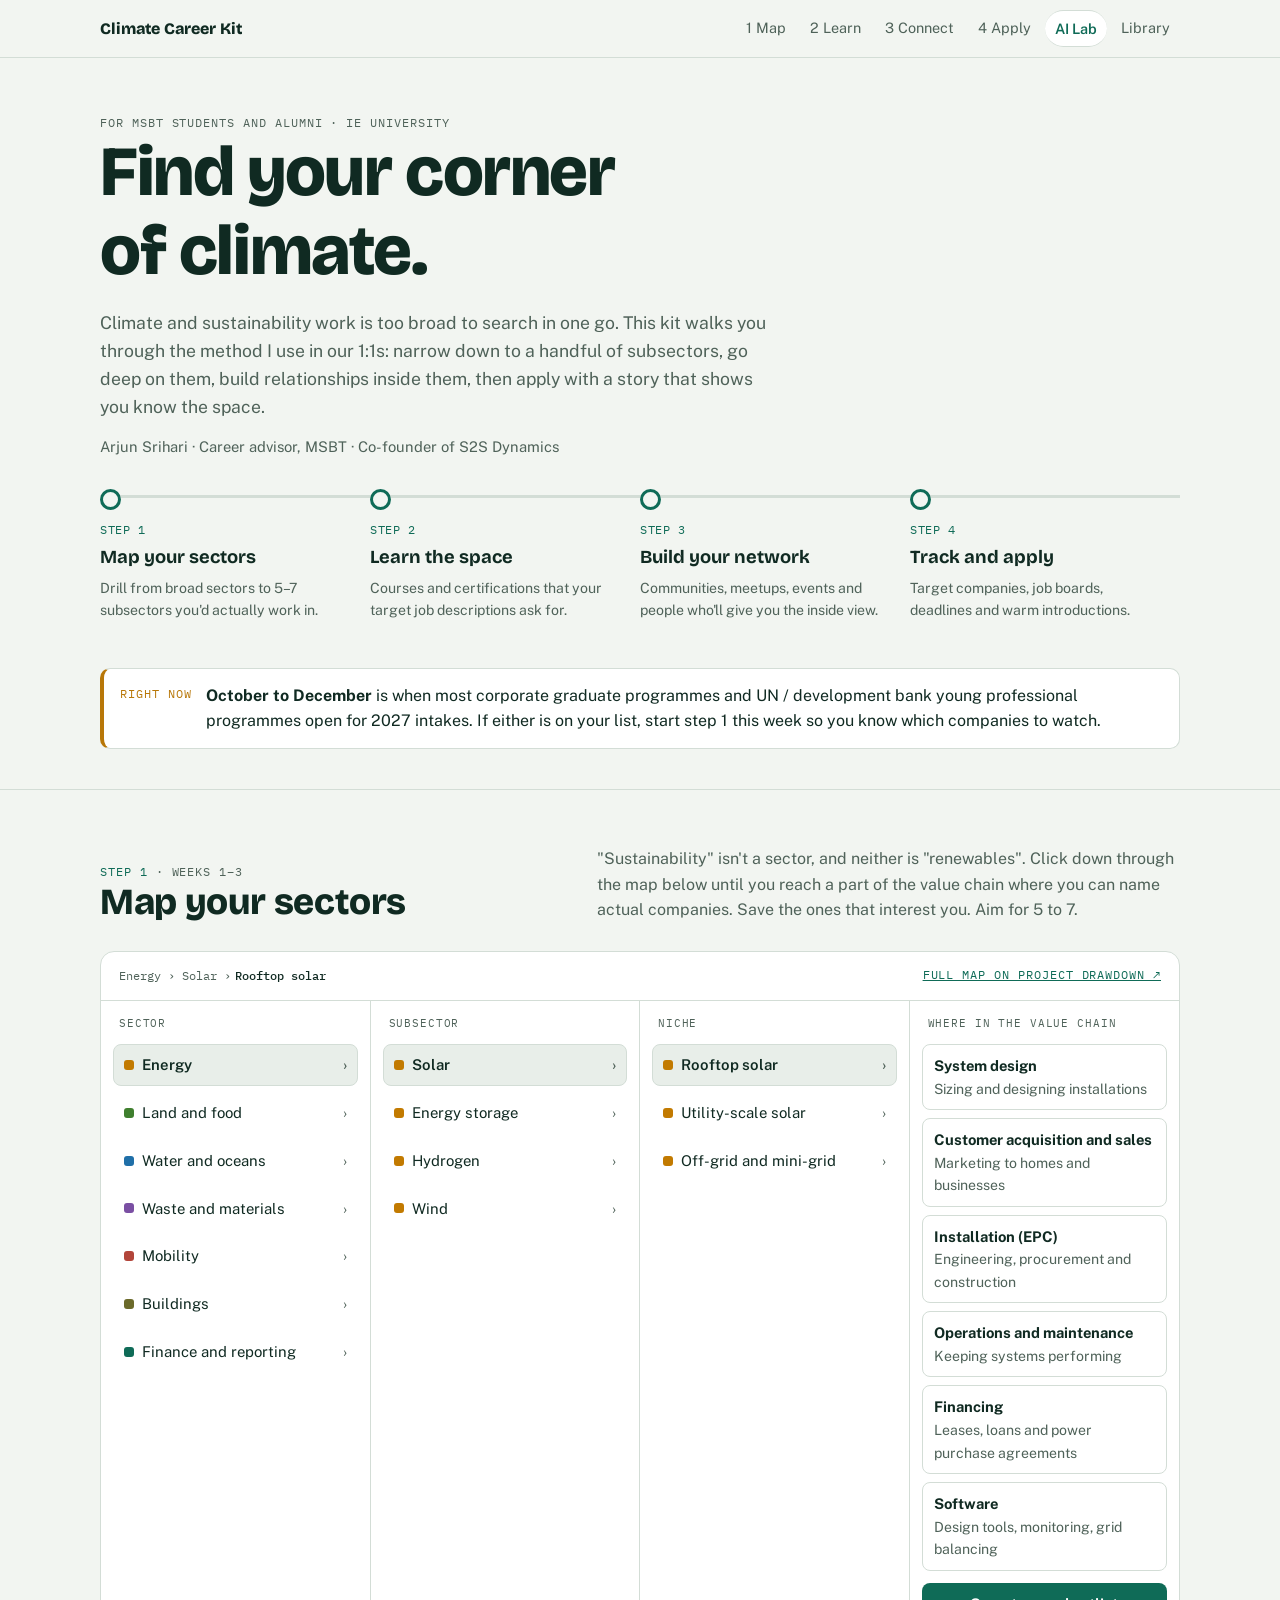
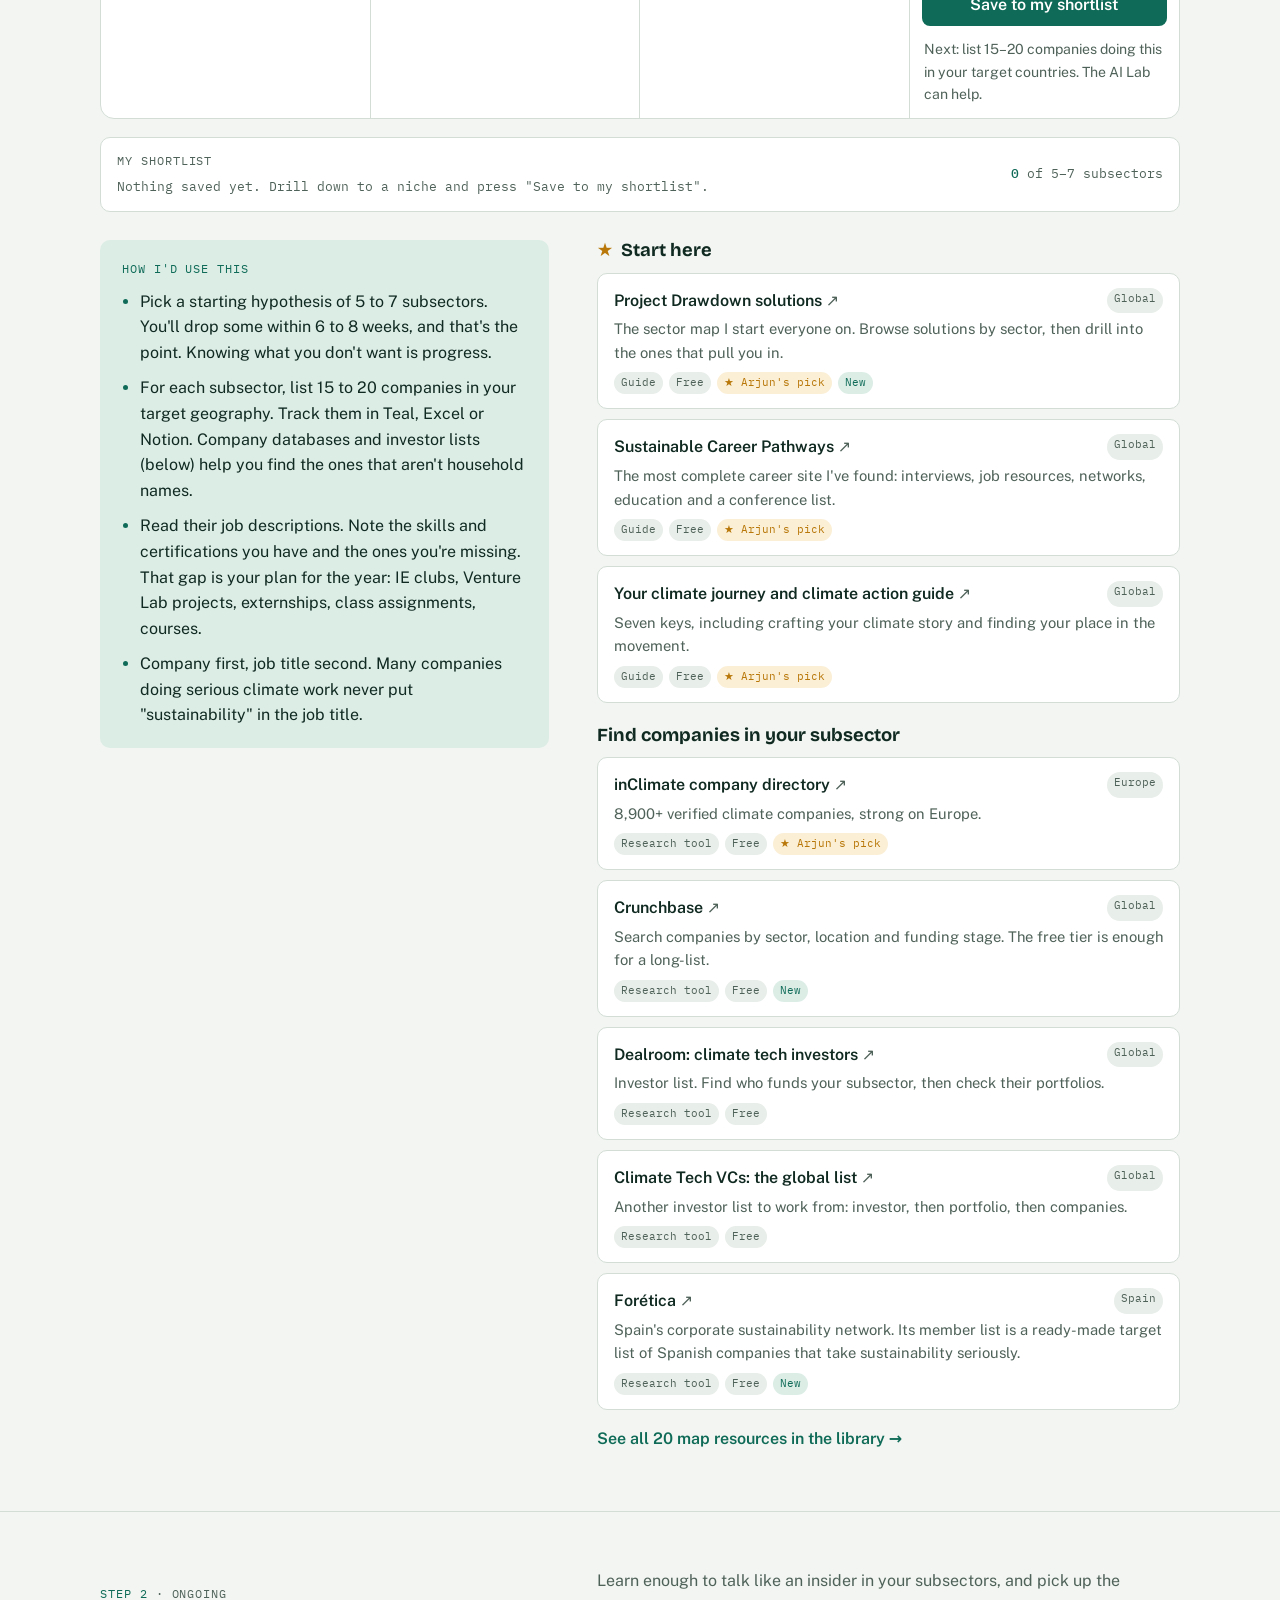
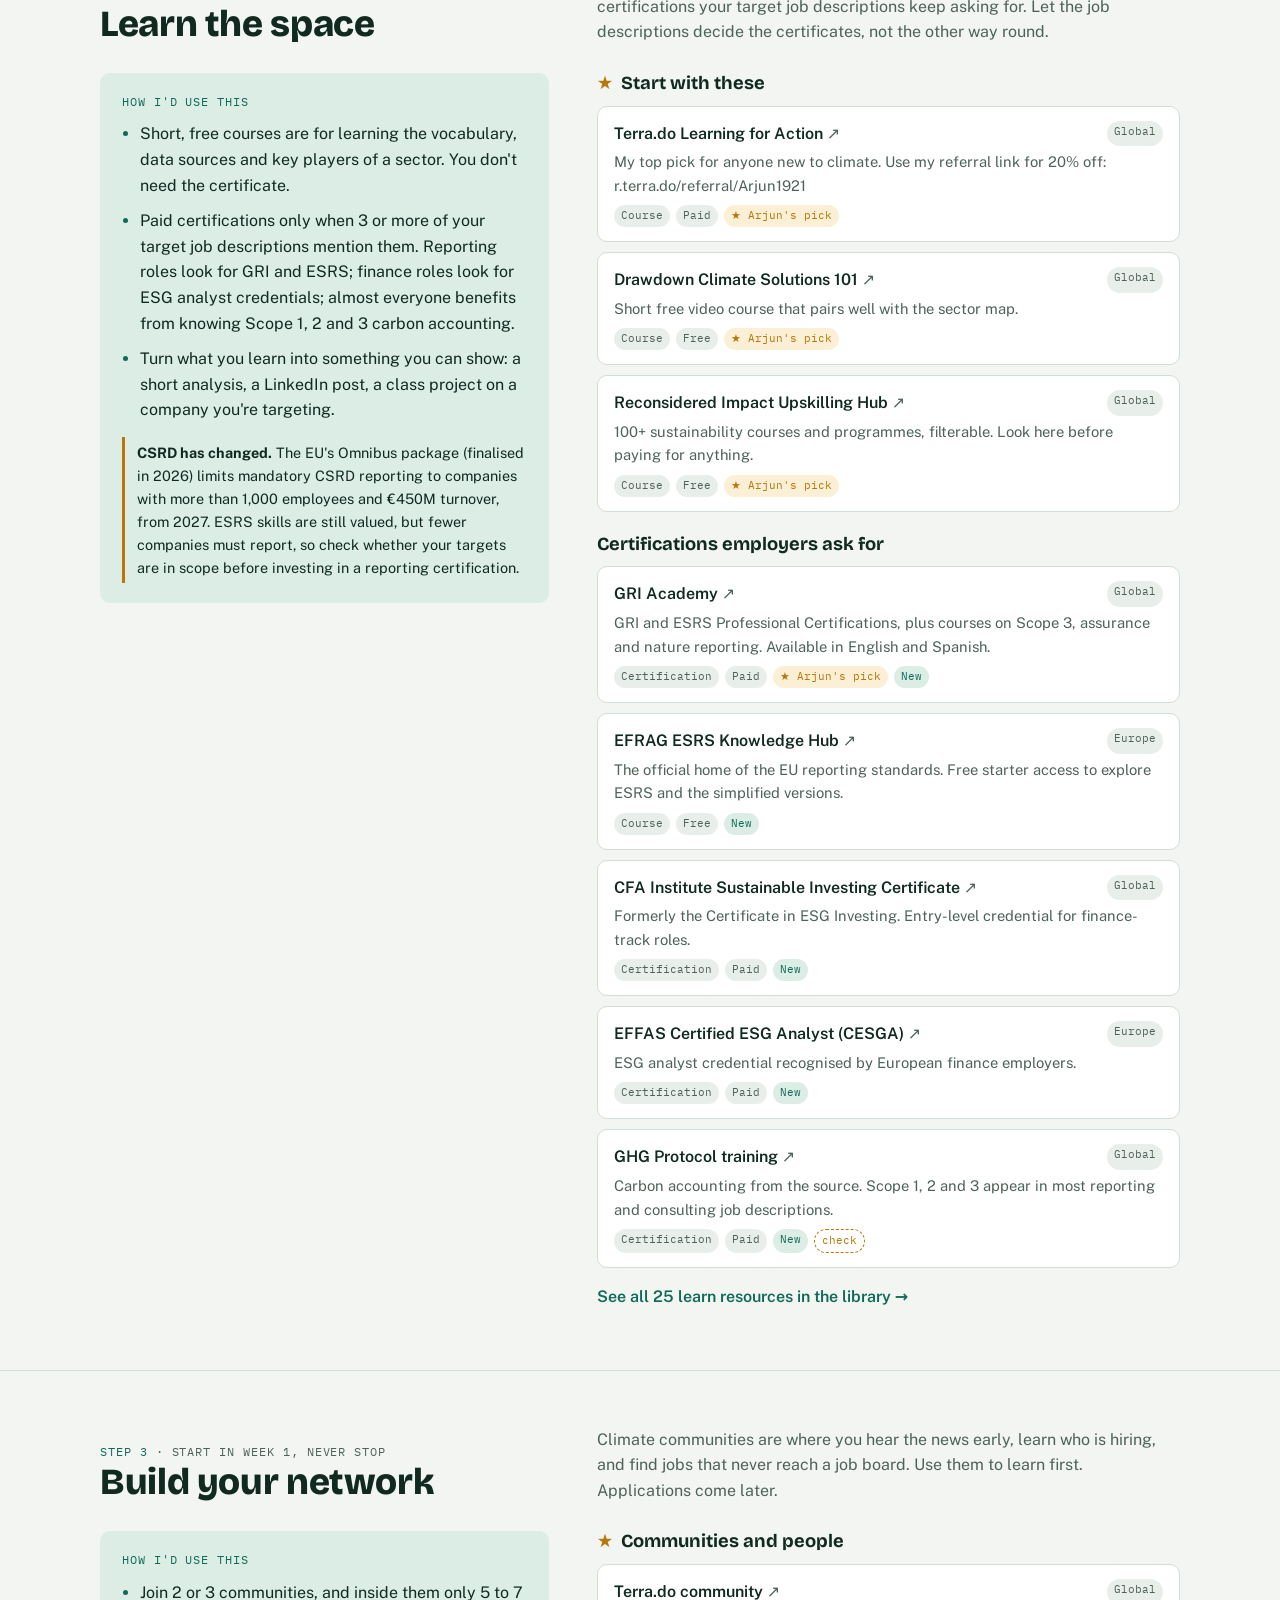
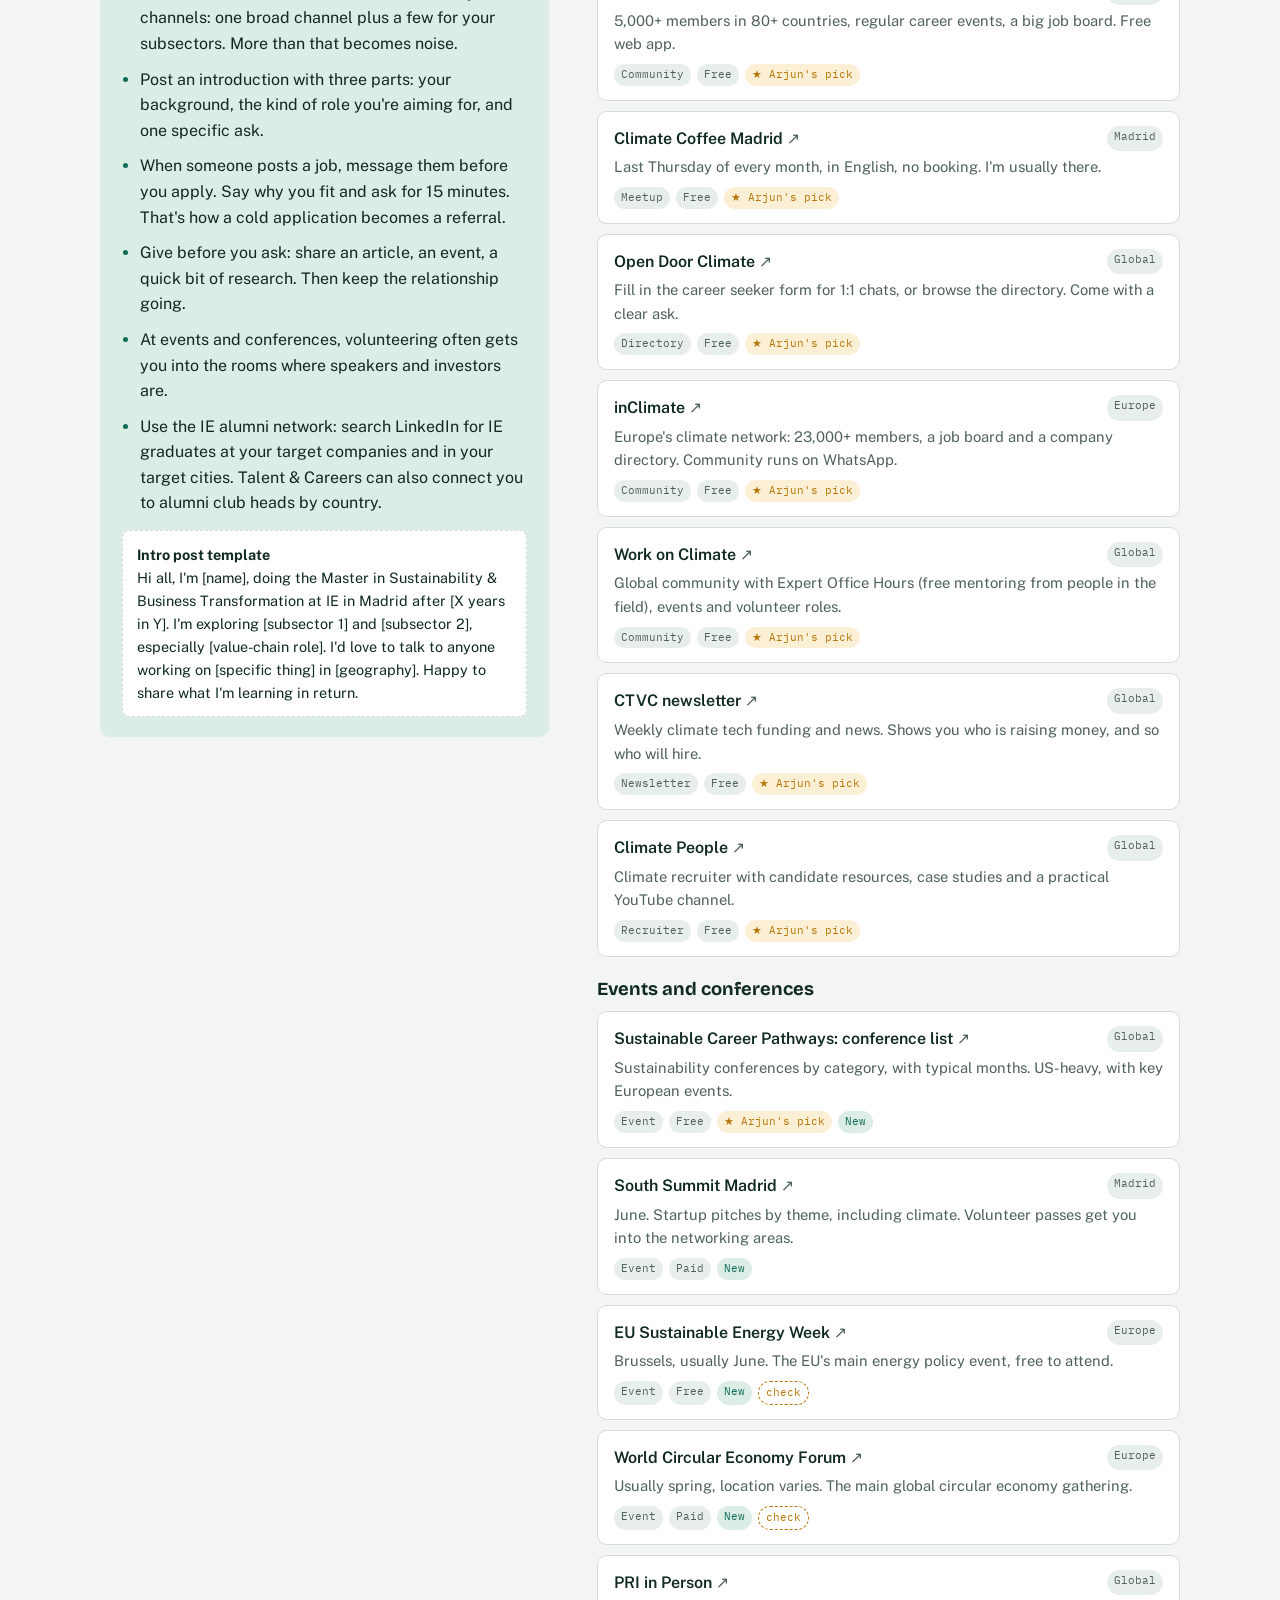
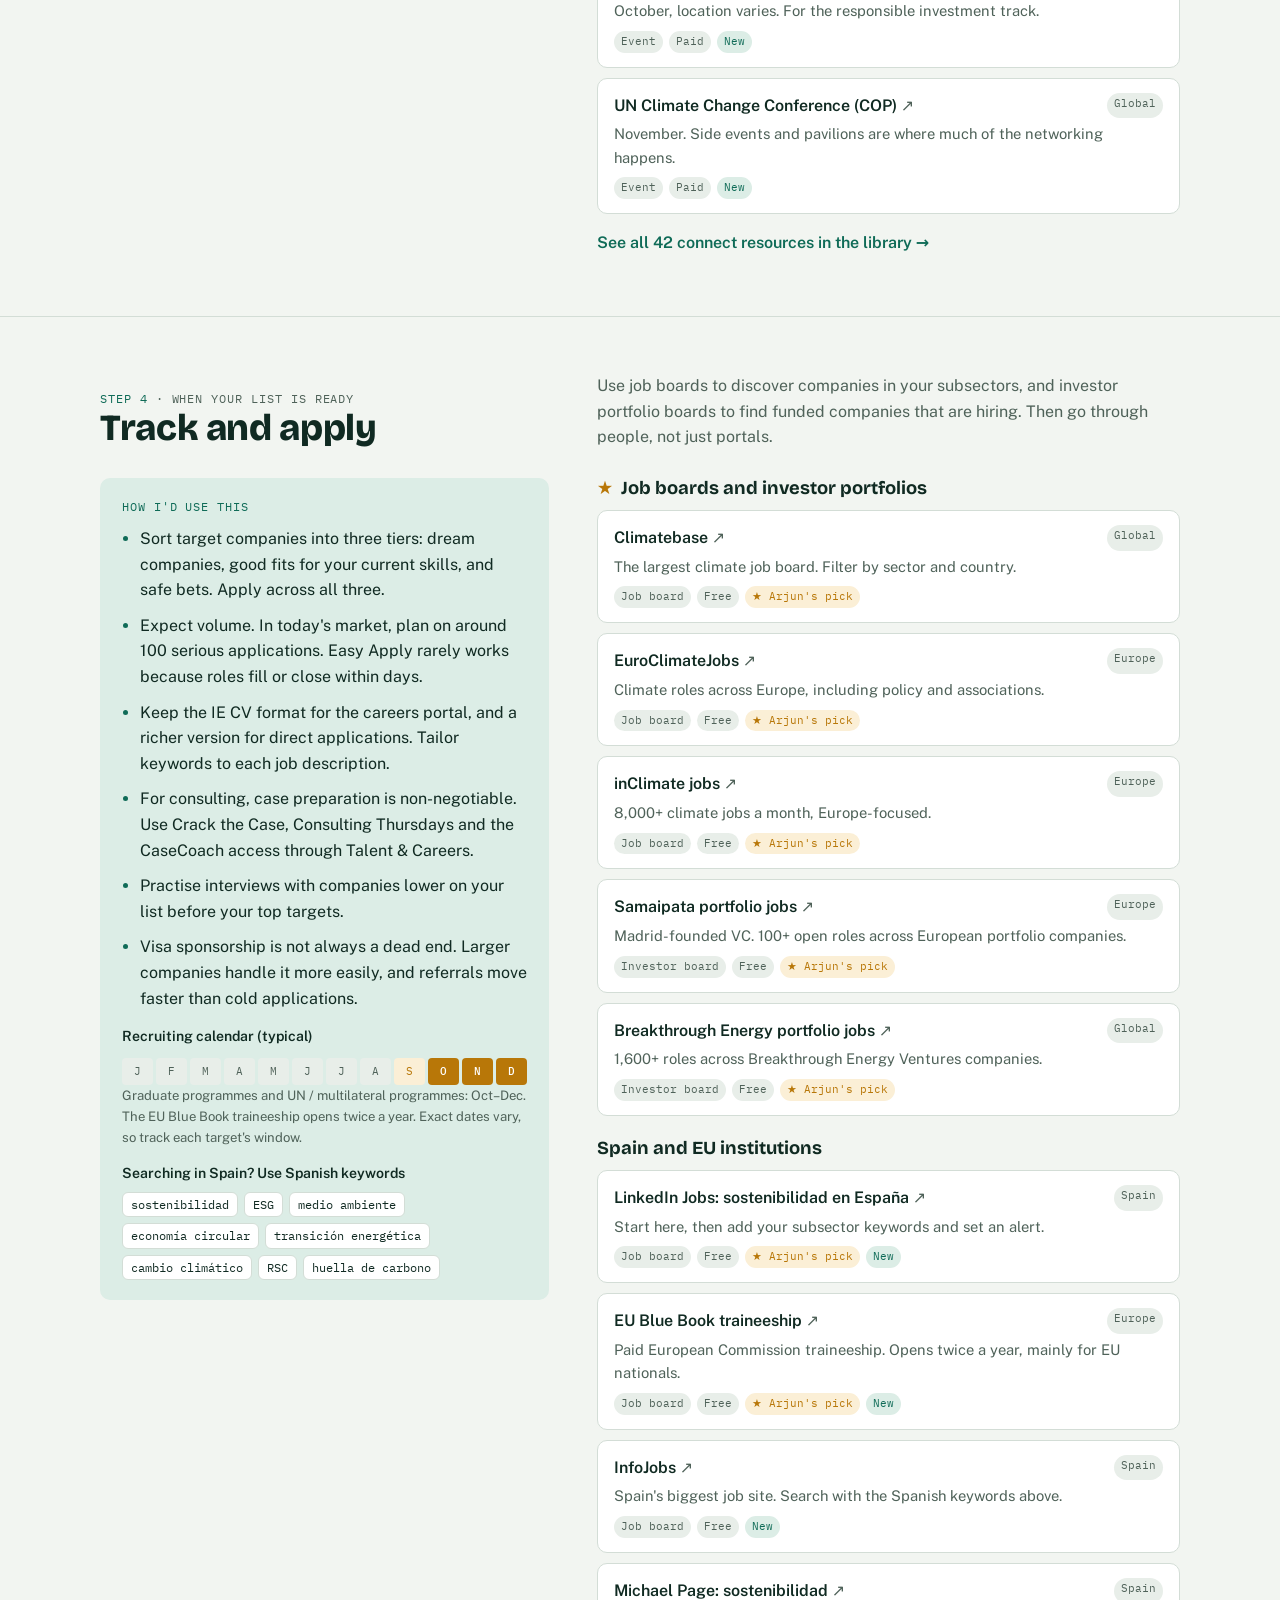
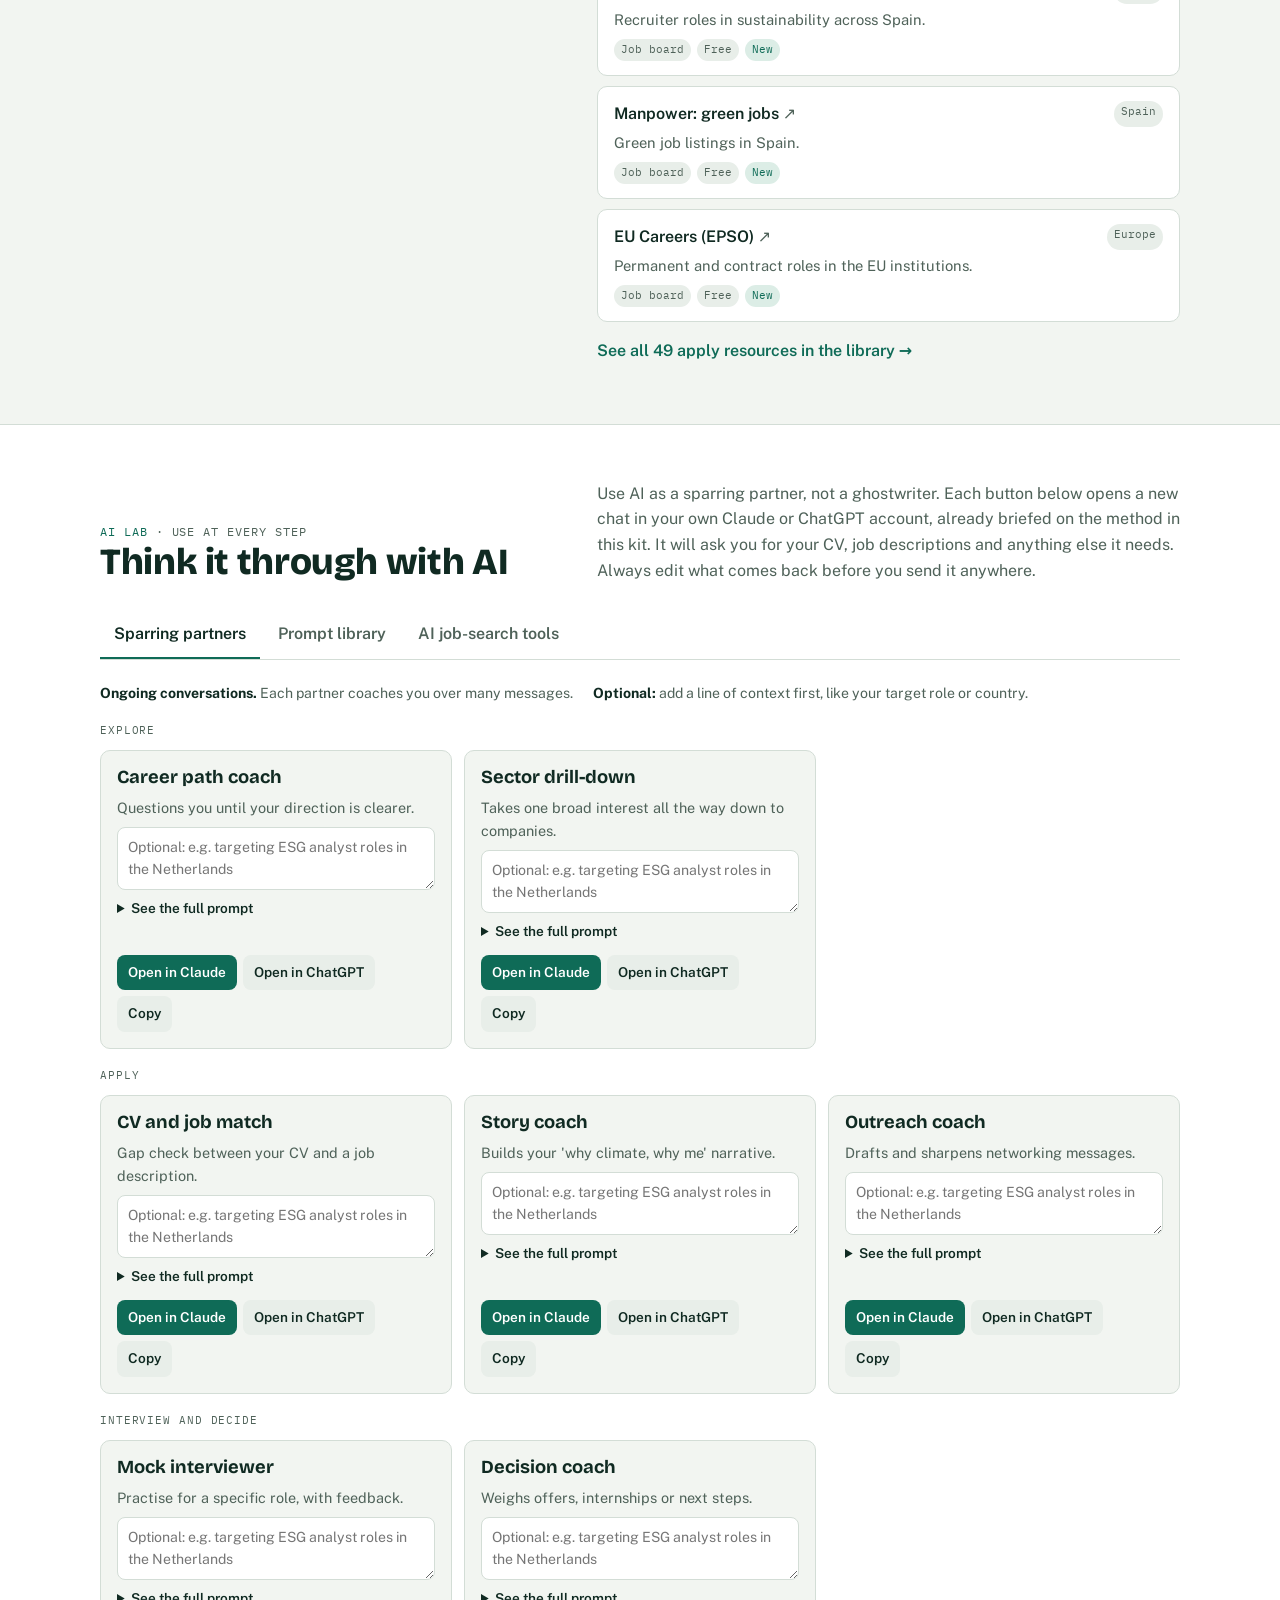
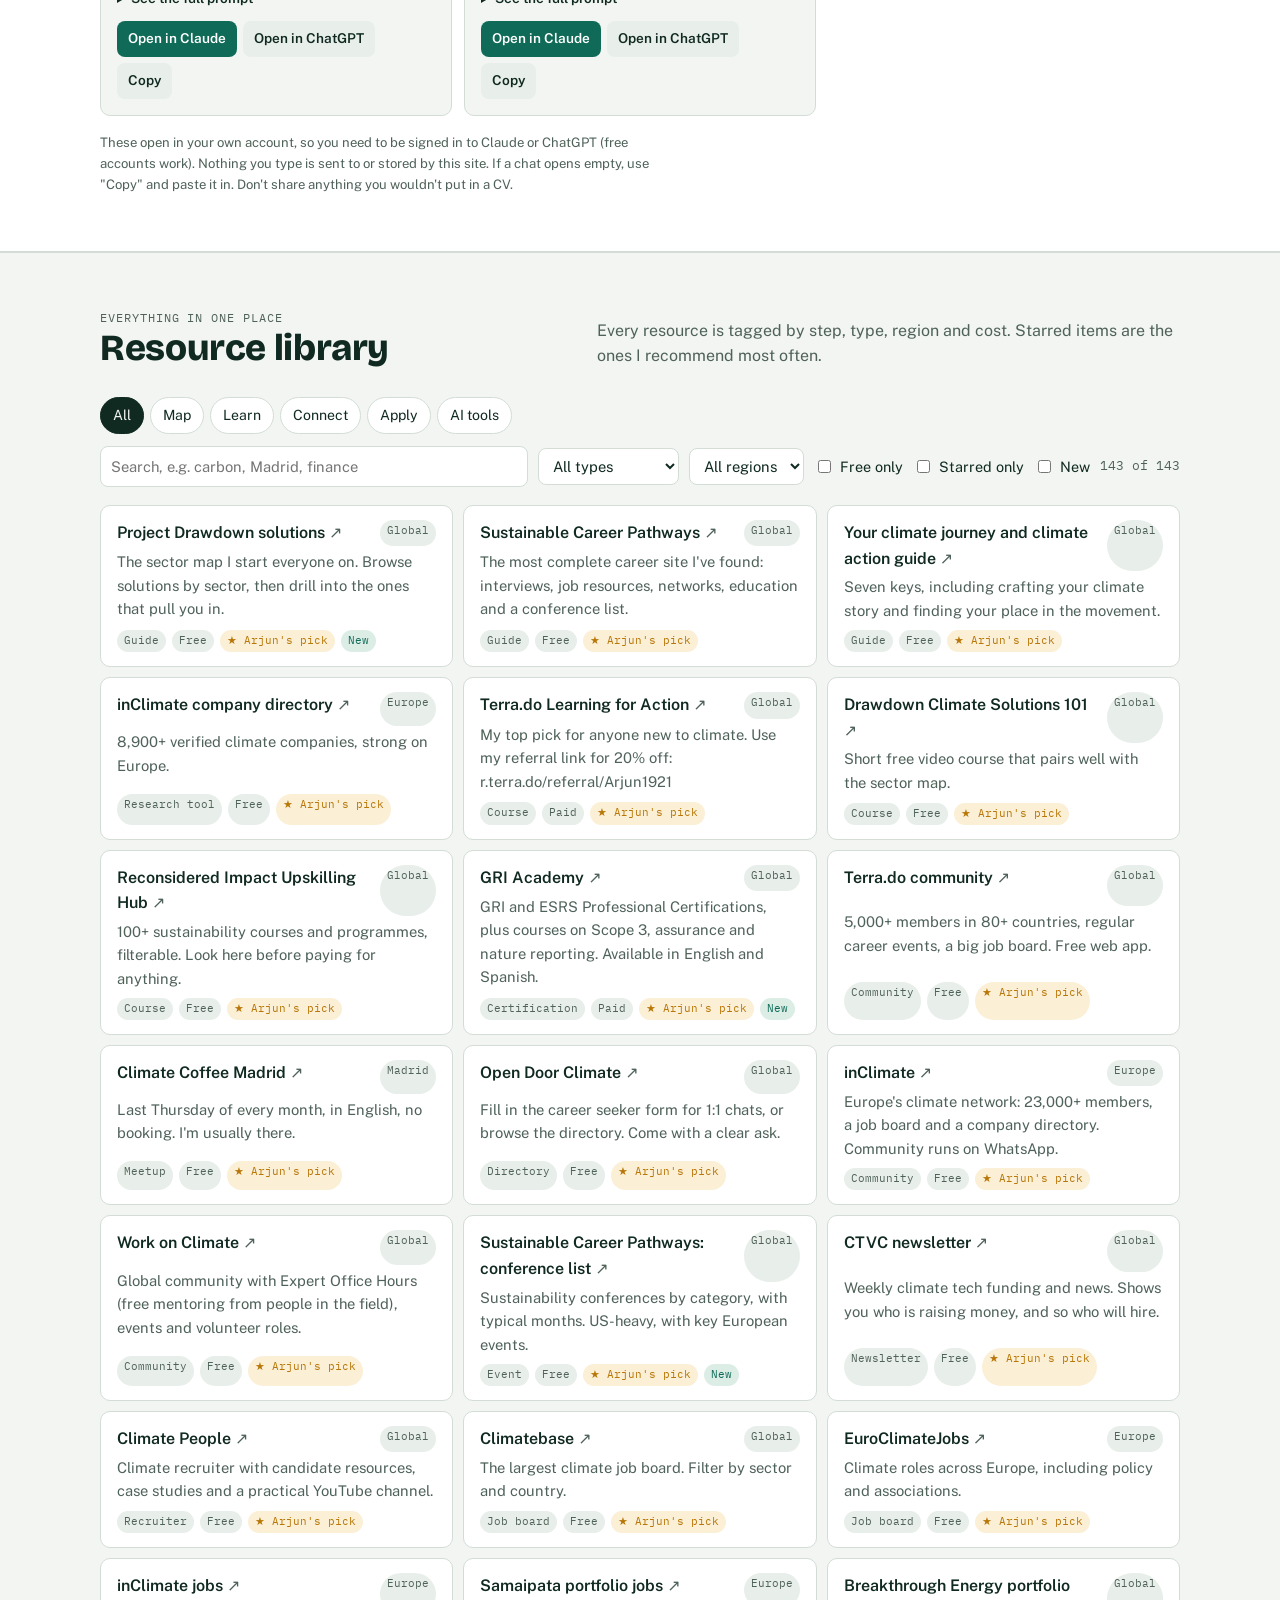
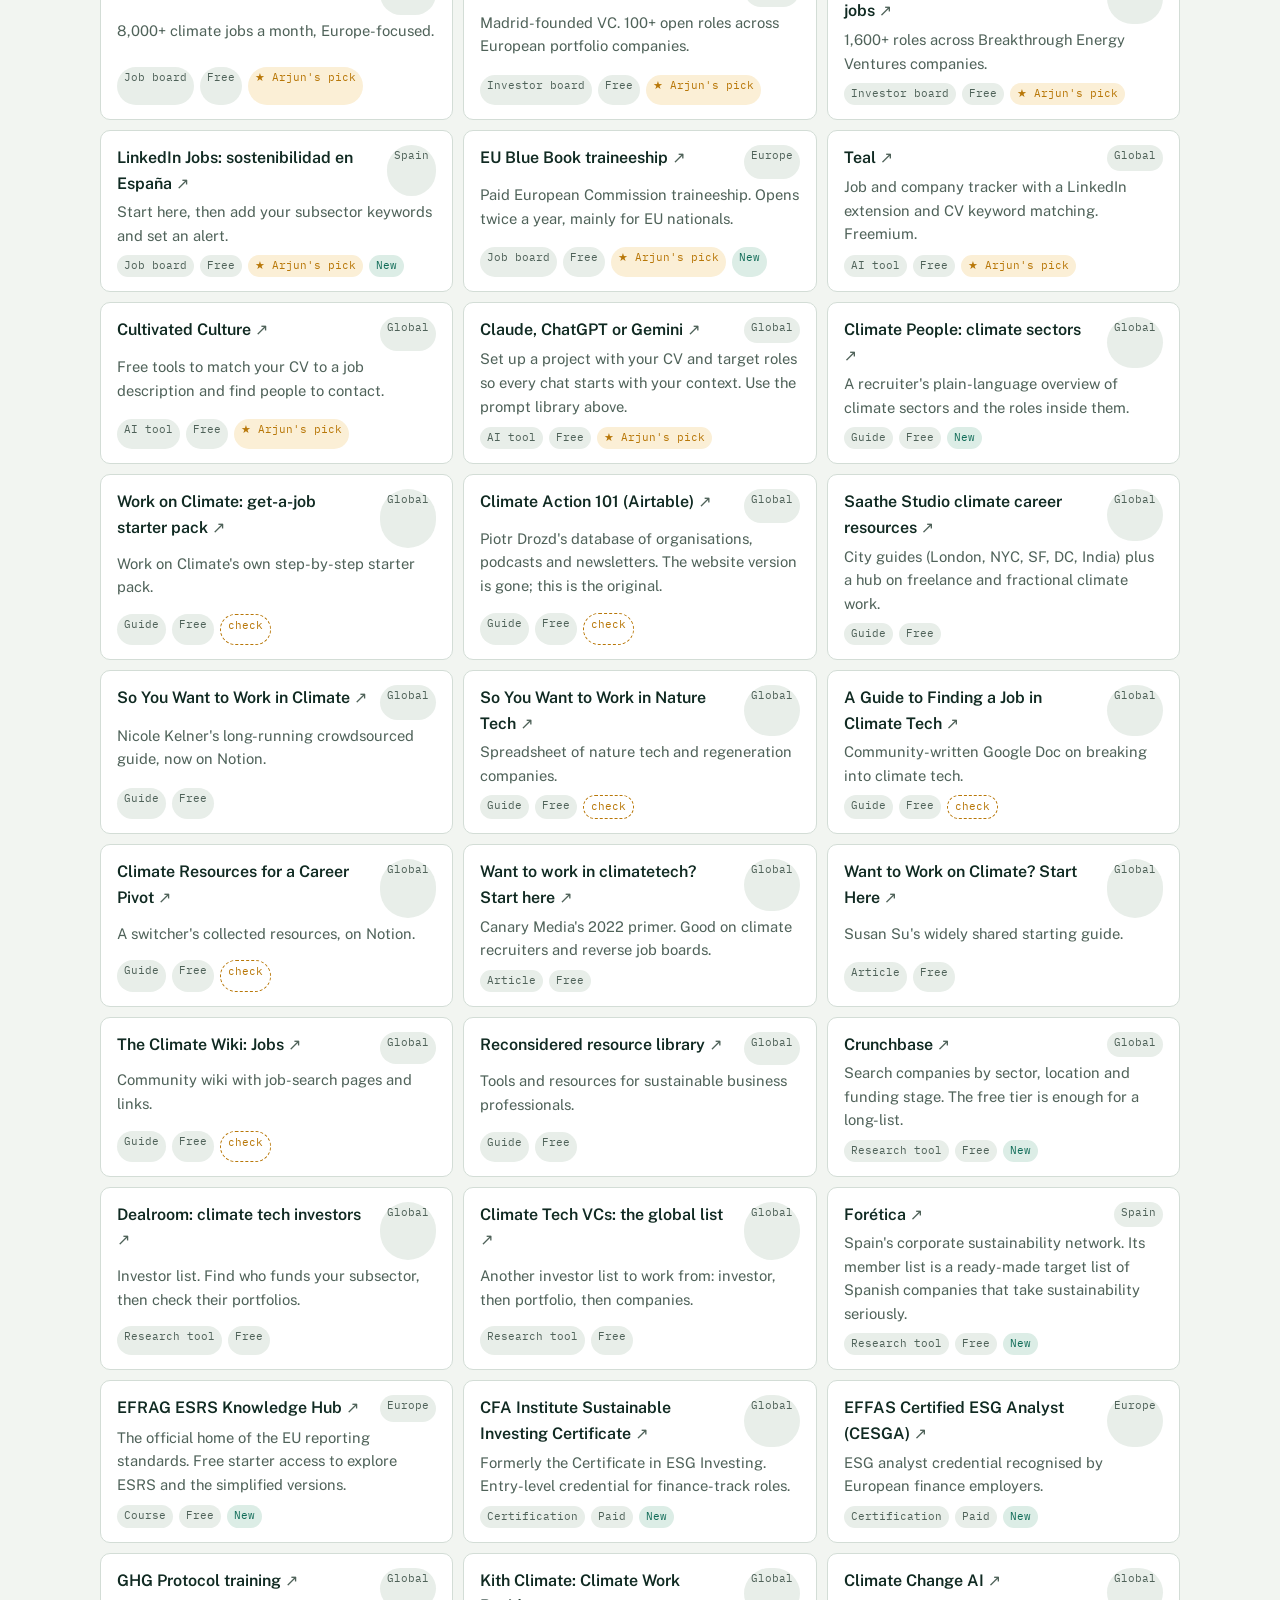
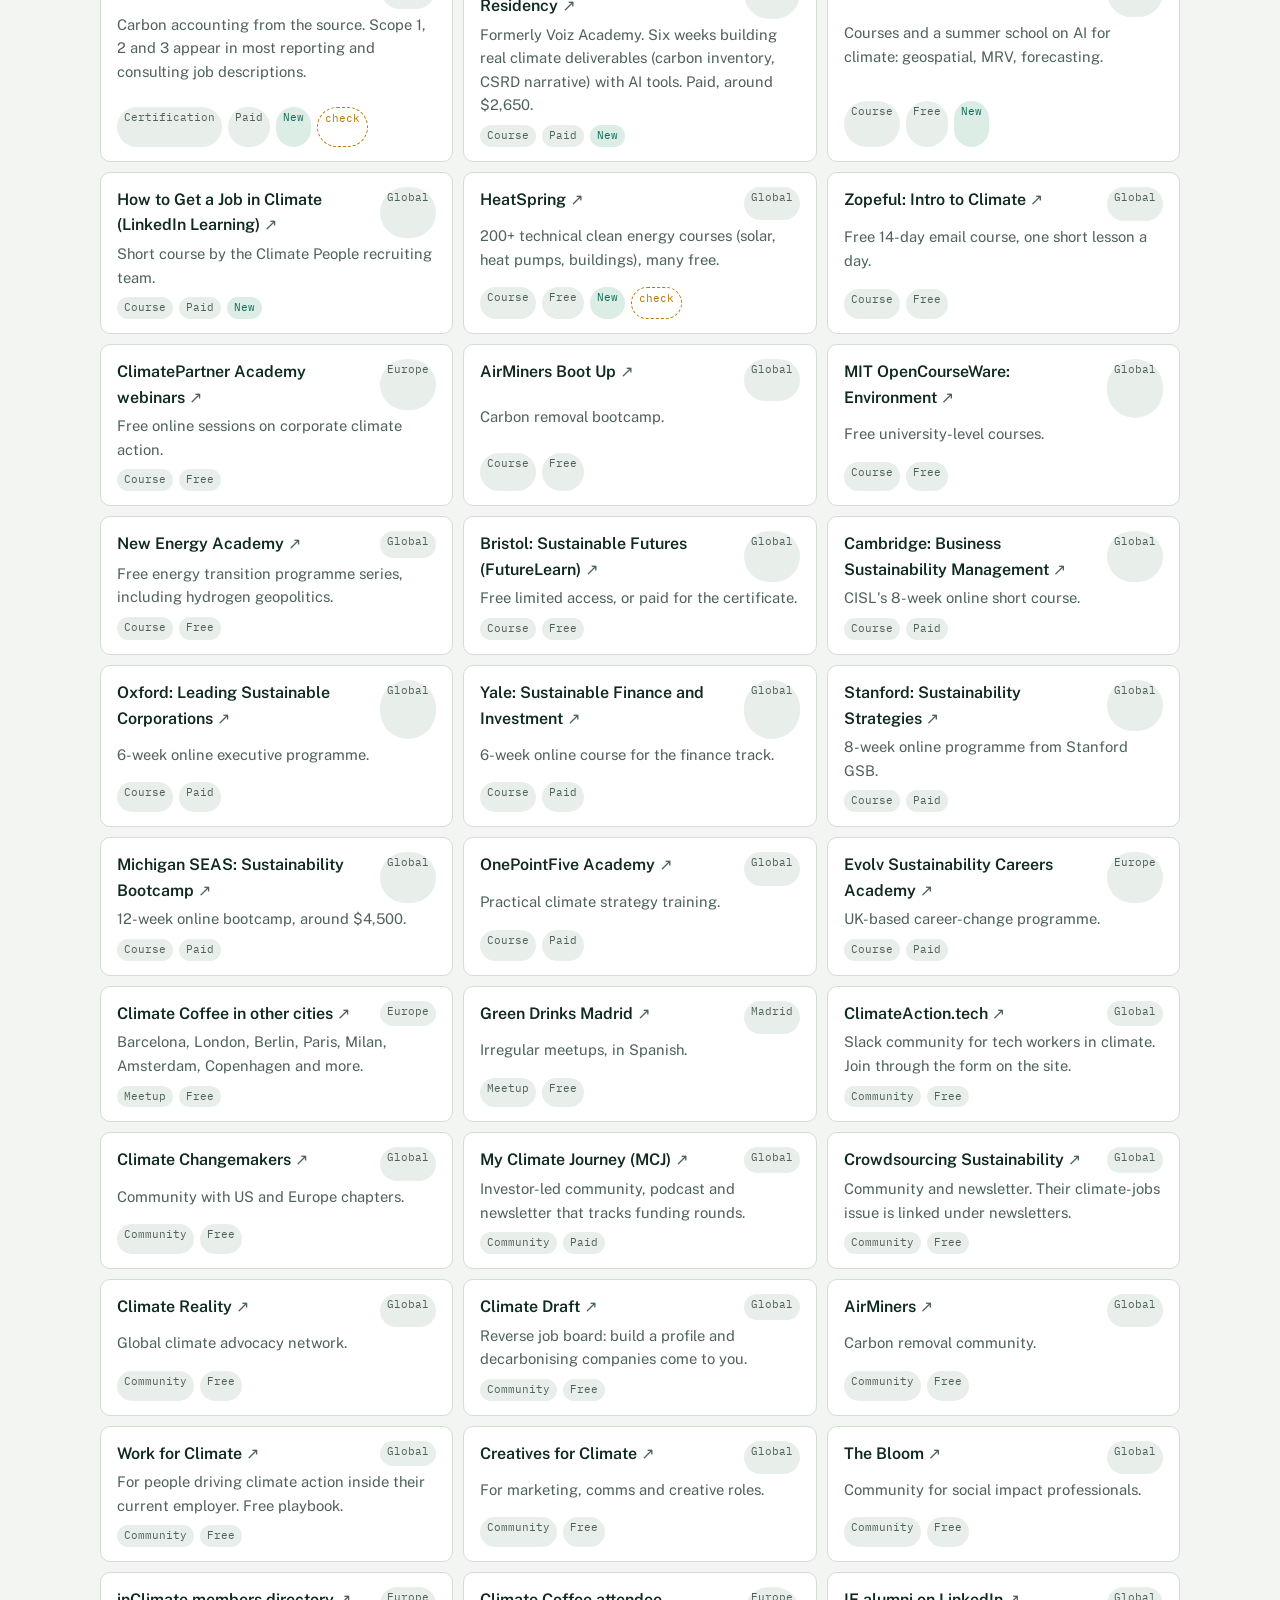
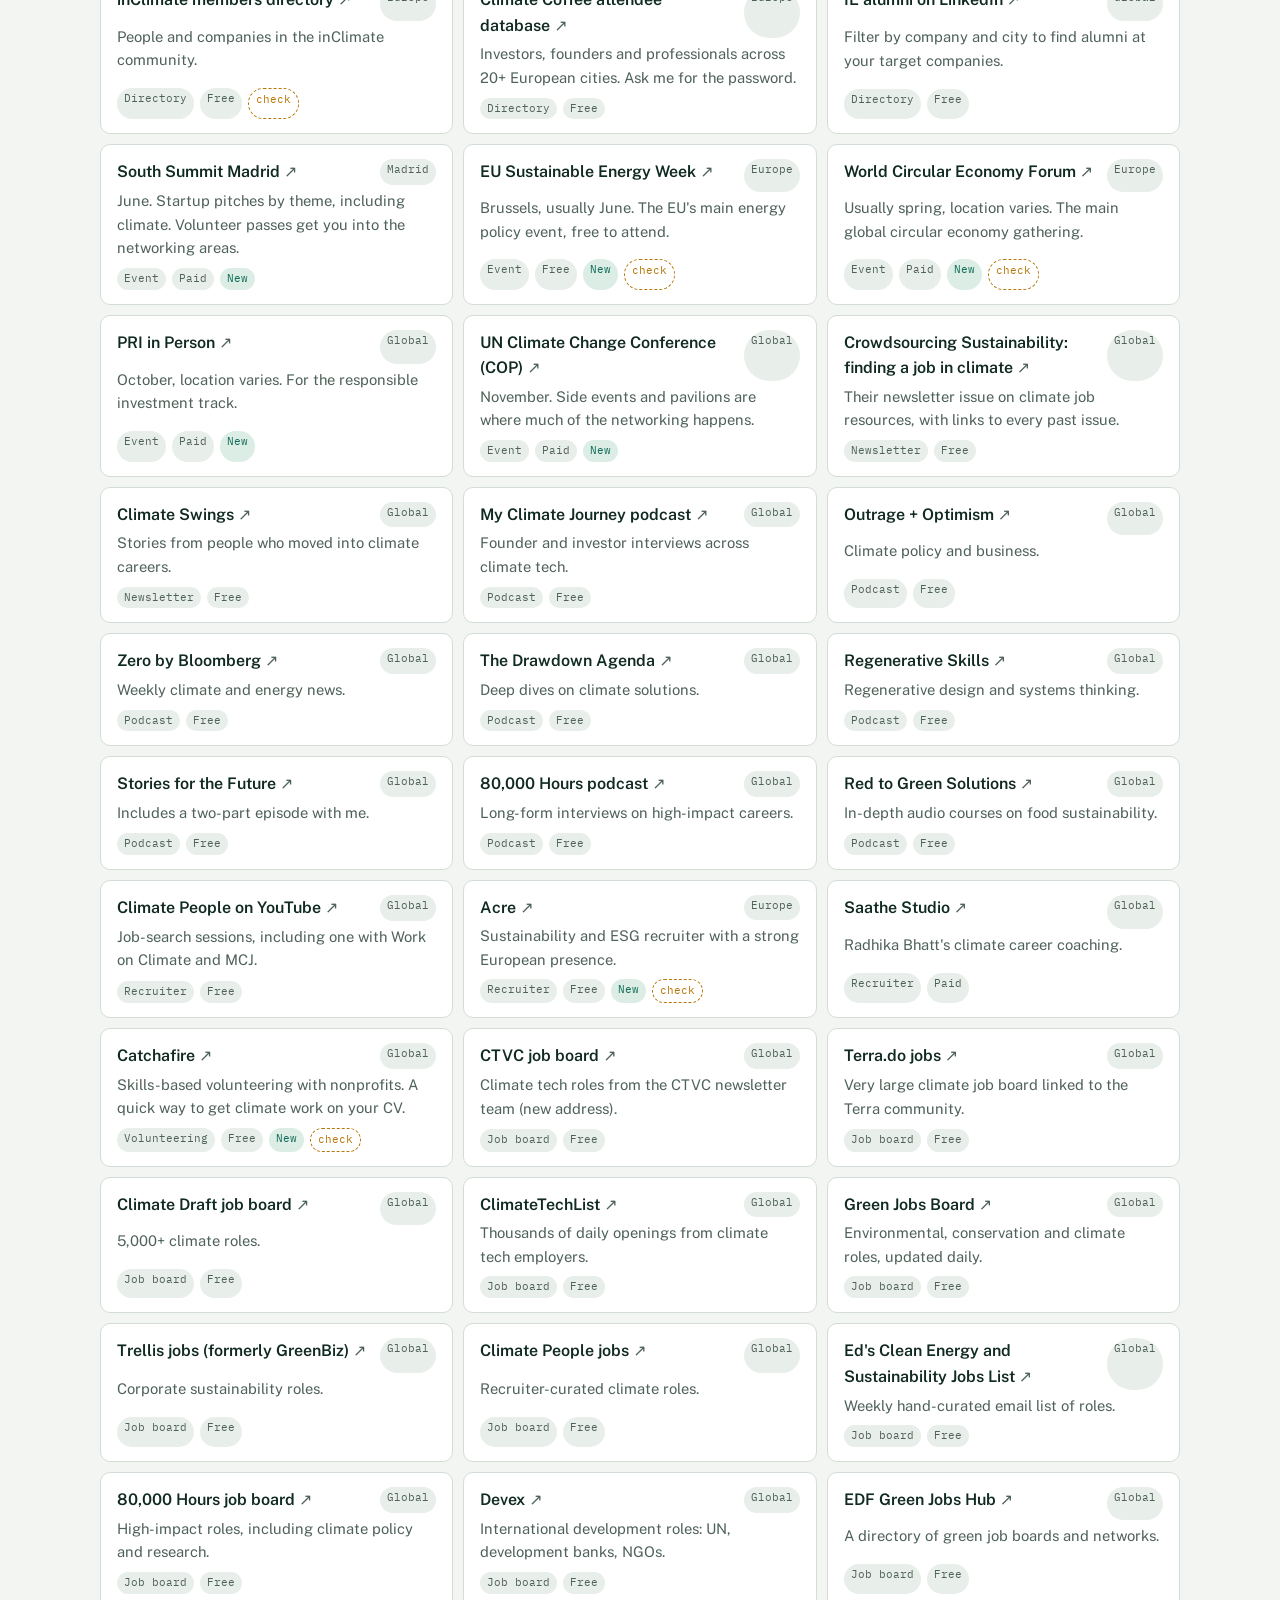
<file: site/ie/index.html>
<!doctype html>
<html lang="en">
<head>
<meta charset="utf-8">
<meta name="viewport" content="width=device-width,initial-scale=1,viewport-fit=cover">
<title>Climate Career Transition Kit · IE MSBT</title>
<meta name="description" content="The climate career kit for IE University MSBT students and alumni: the four-step method from our 1:1s, checked resources and AI prompts.">
<meta name="robots" content="noindex,nofollow">
<link rel="canonical" href="https://climate-career-kit.netlify.app/ie/">
<meta property="og:type" content="website">
<meta property="og:title" content="Climate Career Transition Kit · IE MSBT">
<meta property="og:description" content="The climate career kit for IE University MSBT students and alumni: the four-step method from our 1:1s, checked resources and AI prompts.">
<meta property="og:url" content="https://climate-career-kit.netlify.app/ie/">
<meta property="og:image" content="https://climate-career-kit.netlify.app/social-card.png">
<meta name="twitter:card" content="summary_large_image">
<link rel="icon" href="/favicon.svg" type="image/svg+xml">
<link rel="preconnect" href="https://fonts.googleapis.com">
<link rel="preconnect" href="https://fonts.gstatic.com" crossorigin>
<link rel="stylesheet" href="https://fonts.googleapis.com/css2?family=Bricolage+Grotesque:opsz,wght@12..96,500;12..96,700;12..96,800&family=Public+Sans:ital,wght@0,400;0,500;0,600;1,400&family=IBM+Plex+Mono:wght@400;500&display=swap">
<style>
html,body{margin:0}[hidden]{display:none!important}img{max-width:100%}

/* Layout: a field guide. A route of four stages runs down the page, each stage pairs "how I'd do it" advice with hand-picked resources; an AI lab, a filterable library and a suggestion box sit at the end. */
:root{
  --bg:#F2F5F1; --surface:#FFFFFF; --sunk:#E8EEE9; --ink:#102A22; --muted:#4F6259; --line:#D3DDD6;
  --accent:#0F6B57; --accent-ink:#FFFFFF; --accent-soft:#DCEDE6;
  --sun:#B87708; --sun-soft:#FBEFD6;
  --c-energy:#C27A00; --c-land:#3F7F2E; --c-water:#1F6FA8; --c-waste:#7A4FA3; --c-mobility:#B2453A; --c-buildings:#6B6A2A; --c-finance:#0F6B57;
  --f-display:"Bricolage Grotesque", "Avenir Next", "Segoe UI", system-ui, sans-serif;
  --f-body:"Public Sans", "Segoe UI", system-ui, -apple-system, sans-serif;
  --f-mono:"IBM Plex Mono", ui-monospace, "SFMono-Regular", Menlo, monospace;
  --r:10px; --wrap:1120px;
}
@media (prefers-color-scheme: dark){:root:not([data-theme="light"]){
  --bg:#0E1714; --surface:#15211D; --sunk:#1A2924; --ink:#E4EEE9; --muted:#9DB2A8; --line:#293B34;
  --accent:#5CC6A6; --accent-ink:#06231A; --accent-soft:#183A30;
  --sun:#F0B44C; --sun-soft:#3A2D12;
  --c-energy:#E9A93A; --c-land:#82BE6A; --c-water:#6CB0E3; --c-waste:#B994DD; --c-mobility:#E58A7E; --c-buildings:#C3C16E; --c-finance:#5CC6A6;
  color-scheme:dark}}
:root[data-theme="dark"]{
  --bg:#0E1714; --surface:#15211D; --sunk:#1A2924; --ink:#E4EEE9; --muted:#9DB2A8; --line:#293B34;
  --accent:#5CC6A6; --accent-ink:#06231A; --accent-soft:#183A30;
  --sun:#F0B44C; --sun-soft:#3A2D12;
  --c-energy:#E9A93A; --c-land:#82BE6A; --c-water:#6CB0E3; --c-waste:#B994DD; --c-mobility:#E58A7E; --c-buildings:#C3C16E; --c-finance:#5CC6A6;
  color-scheme:dark}

*{box-sizing:border-box}
body{background:var(--bg);color:var(--ink);font-family:var(--f-body);font-size:16px;line-height:1.6}
a{color:var(--accent)}
a:focus-visible,button:focus-visible,input:focus-visible,select:focus-visible,textarea:focus-visible,summary:focus-visible{outline:2px solid var(--accent);outline-offset:2px}
.wrap{max-width:var(--wrap);margin:0 auto;padding-inline:20px}
h1,h2,h3{font-family:var(--f-display);line-height:1.12;text-wrap:balance;margin:0}
h2{font-size:clamp(1.7rem,3.2vw,2.3rem);font-weight:800;letter-spacing:-.01em}
h3{font-size:1.15rem;font-weight:700}
p{margin:0}
.eyebrow{font-family:var(--f-mono);font-size:.74rem;letter-spacing:.08em;text-transform:uppercase;color:var(--muted)}
.lede{color:var(--muted);max-width:62ch}
button{font:inherit;cursor:pointer}
.sr{position:absolute;left:-9999px}

/* nav */
nav.top{position:sticky;top:env(safe-area-inset-top,0px);z-index:20;background:color-mix(in srgb,var(--bg) 88%,transparent);backdrop-filter:blur(8px);border-bottom:1px solid var(--line)}
nav.top .wrap{display:flex;align-items:center;gap:16px;padding-block:10px;overflow-x:auto;scrollbar-width:none}
nav.top .brand{font-family:var(--f-display);font-weight:800;white-space:nowrap;text-decoration:none;color:var(--ink)}
nav.top ul{display:flex;gap:4px;list-style:none;margin:0 0 0 auto;padding:0}
nav.top a.l{display:block;padding:6px 10px;border-radius:999px;text-decoration:none;color:var(--muted);font-size:.9rem;white-space:nowrap}
nav.top a.l:hover{background:var(--sunk);color:var(--ink)}
nav.top a.l.ai{color:var(--accent);font-weight:600}

/* hero */
.hero{padding-block:56px 40px}
.hero h1{font-size:clamp(2.4rem,6vw,4.4rem);font-weight:800;letter-spacing:-.02em;max-width:14ch}
.hero .lede{margin-top:18px;font-size:1.1rem}
.hero .by{margin-top:14px;font-size:.92rem;color:var(--muted)}
.route{margin-top:36px;display:grid;grid-template-columns:repeat(4,minmax(0,1fr))}
.route a{position:relative;display:block;padding:18px 18px 18px 0;text-decoration:none;color:var(--ink);border-top:3px solid var(--line)}
.route a::before{content:"";position:absolute;top:-9px;left:0;width:15px;height:15px;border-radius:50%;background:var(--bg);border:3px solid var(--accent)}
.route a:hover{border-top-color:var(--accent)}
.route .n{font-family:var(--f-mono);font-size:.72rem;color:var(--accent);letter-spacing:.06em}
.route .t{font-family:var(--f-display);font-weight:700;font-size:1.15rem;display:block;margin-top:2px}
.route .d{display:block;color:var(--muted);font-size:.88rem;margin-top:4px;padding-right:8px}
@media (max-width:760px){.route{grid-template-columns:1fr 1fr;row-gap:12px}}
@media (max-width:420px){.route{grid-template-columns:1fr}}
.now{margin-top:28px;display:flex;gap:14px;align-items:flex-start;background:var(--surface);border:1px solid var(--line);border-left:4px solid var(--sun);border-radius:var(--r);padding:14px 16px}
.now .eyebrow{color:var(--sun);white-space:nowrap;padding-top:2px}
@media (max-width:520px){.now{flex-direction:column;gap:4px}}

/* sections */
section.stage{padding-block:56px;border-top:1px solid var(--line)}
.stage-head{display:grid;grid-template-columns:minmax(0,1fr) minmax(0,1.3fr);gap:24px 48px;align-items:end;margin-bottom:28px}
.stage-head .eyebrow span{color:var(--accent)}
@media (max-width:820px){.stage-head{grid-template-columns:1fr}}
.cols{display:grid;grid-template-columns:minmax(0,1fr) minmax(0,1.3fr);gap:32px 48px}
@media (max-width:820px){.cols{grid-template-columns:1fr}}
.advice{background:var(--accent-soft);border-radius:var(--r);padding:20px 22px;align-self:start}
.advice .who{font-family:var(--f-mono);font-size:.72rem;letter-spacing:.08em;text-transform:uppercase;color:var(--accent);margin-bottom:10px}
.advice ul{margin:0;padding-left:1.1em;display:grid;gap:10px}
.advice li::marker{color:var(--accent)}
.advice .tmpl{margin-top:14px;background:var(--surface);border:1px dashed var(--line);border-radius:8px;padding:12px 14px;font-size:.9rem}
.advice .note{margin-top:14px;border-left:3px solid var(--sun);padding:4px 0 4px 12px;font-size:.9rem}
.picks h3{display:flex;align-items:center;gap:8px;margin-bottom:12px}
.picks h3+.pick-list{margin-bottom:0}
.picks .sub{margin-top:22px}
.star{color:var(--sun)}
.pick-list{display:grid;gap:10px}
.res{display:grid;grid-template-columns:minmax(0,1fr) auto;gap:4px 12px;background:var(--surface);border:1px solid var(--line);border-radius:var(--r);padding:14px 16px}
.res a.name{font-weight:600;color:var(--ink);text-decoration:none}
.res a.name:hover{color:var(--accent);text-decoration:underline}
.res a.name::after{content:" ↗";color:var(--muted);font-weight:400}
.res .why{grid-column:1/-1;color:var(--muted);font-size:.92rem}
.res .tags{grid-column:1/-1;display:flex;flex-wrap:wrap;gap:6px;margin-top:4px}
.tag{font-family:var(--f-mono);font-size:.7rem;padding:2px 7px;border-radius:999px;background:var(--sunk);color:var(--muted);white-space:nowrap}
.tag.pick{background:var(--sun-soft);color:var(--sun)}
.tag.new{background:var(--accent-soft);color:var(--accent)}
.tag.verify{border:1px dashed var(--sun);background:transparent;color:var(--sun)}
.seeall{margin-top:12px;background:none;border:0;color:var(--accent);font-weight:600;padding:4px 0;text-align:left}
.seeall:hover{text-decoration:underline}

/* sector mapper */
.mapper{background:var(--surface);border:1px solid var(--line);border-radius:14px;overflow:hidden}
.mapper-top{display:flex;flex-wrap:wrap;gap:8px 16px;align-items:center;justify-content:space-between;padding:14px 18px;border-bottom:1px solid var(--line)}
.crumbs{font-family:var(--f-mono);font-size:.78rem;color:var(--muted);display:flex;flex-wrap:wrap;gap:4px}
.crumbs b{color:var(--ink);font-weight:500}
.mcols{display:grid;grid-template-columns:repeat(4,minmax(0,1fr));min-height:330px}
.mcol{border-right:1px solid var(--line);padding:12px;display:flex;flex-direction:column;gap:6px;min-width:0}
.mcol:last-child{border-right:0}
.mcol .lvl{font-family:var(--f-mono);font-size:.68rem;letter-spacing:.08em;text-transform:uppercase;color:var(--muted);padding:2px 6px 6px}
.node{display:flex;align-items:center;gap:8px;text-align:left;width:100%;border:1px solid transparent;background:none;border-radius:8px;padding:8px 10px;color:var(--ink);font-size:.93rem}
.node:hover{background:var(--sunk)}
.node.on{background:var(--sunk);border-color:var(--line);font-weight:600}
.node .dot{width:10px;height:10px;border-radius:3px;flex:none}
.node .chev{margin-left:auto;color:var(--muted)}
.mcol .empty{color:var(--muted);font-size:.88rem;padding:8px 10px}
.roles{display:grid;gap:8px}
.role{border:1px solid var(--line);border-radius:8px;padding:9px 11px;font-size:.88rem}
.role b{display:block;font-size:.92rem}
.role span{color:var(--muted)}
.addmap{margin-top:6px;background:var(--accent);color:var(--accent-ink);border:0;border-radius:8px;padding:9px 12px;font-weight:600}
.addmap[disabled]{opacity:.5;cursor:default}
@media (max-width:860px){.mcols{grid-template-columns:1fr 1fr}.mcol:nth-child(2){border-right:0}.mcol:nth-child(-n+2){border-bottom:1px solid var(--line)}}
@media (max-width:480px){.mcols{grid-template-columns:1fr}.mcol{border-right:0;border-bottom:1px solid var(--line)}}
.mymap{margin-top:18px;display:grid;grid-template-columns:minmax(0,1fr) auto;gap:10px 16px;align-items:center;background:var(--surface);border:1px solid var(--line);border-radius:var(--r);padding:14px 16px}
.mymap .chips{display:flex;flex-wrap:wrap;gap:6px}
.chip{display:inline-flex;align-items:center;gap:6px;border:1px solid var(--line);border-radius:999px;padding:4px 6px 4px 10px;font-size:.85rem;background:var(--bg)}
.chip button{border:0;background:none;color:var(--muted);padding:0 4px;font-size:1rem;line-height:1}
.meter{font-family:var(--f-mono);font-size:.8rem;color:var(--muted);white-space:nowrap}
.meter b{color:var(--accent);font-weight:500}
@media (max-width:560px){.mymap{grid-template-columns:1fr}}

/* calendar */
.cal{display:grid;grid-template-columns:repeat(12,minmax(0,1fr));gap:3px;margin-top:10px}
.cal div{font-family:var(--f-mono);font-size:.66rem;text-align:center;padding:5px 0;border-radius:4px;background:var(--sunk);color:var(--muted)}
.cal div.hot{background:var(--sun);color:var(--surface);font-weight:500}
.cal div.warm{background:var(--sun-soft);color:var(--sun)}
.calrow{margin-top:14px}
.calrow .lbl{font-size:.88rem;font-weight:600}
.calrow .sub{font-size:.82rem;color:var(--muted)}
.kw{display:flex;flex-wrap:wrap;gap:6px;margin-top:8px}
.kw span{font-family:var(--f-mono);font-size:.75rem;background:var(--surface);border:1px solid var(--line);border-radius:6px;padding:2px 8px}

/* AI lab */
.ai{background:var(--surface);border-block:1px solid var(--line)}
.tabs{display:flex;gap:4px;border-bottom:1px solid var(--line);margin-bottom:22px;overflow-x:auto}
.tabs button{border:0;background:none;padding:10px 14px;color:var(--muted);font-weight:600;border-bottom:3px solid transparent;margin-bottom:-1px;white-space:nowrap}
.tabs button[aria-selected="true"]{color:var(--ink);border-bottom-color:var(--accent)}
.howto{display:flex;flex-wrap:wrap;gap:8px 20px;margin-bottom:18px;font-size:.88rem;color:var(--muted)}
.howto b{color:var(--ink)}
.grp-h{font-family:var(--f-mono);font-size:.7rem;letter-spacing:.08em;text-transform:uppercase;color:var(--muted);margin:18px 0 10px}
.grp-h:first-child{margin-top:0}
.prompts{display:grid;grid-template-columns:repeat(auto-fill,minmax(min(100%,320px),1fr));gap:12px}
.pcard{border:1px solid var(--line);border-radius:var(--r);background:var(--bg);padding:16px;display:flex;flex-direction:column;gap:8px}
.pcard .when{font-family:var(--f-mono);font-size:.7rem;letter-spacing:.06em;text-transform:uppercase;color:var(--accent)}
.pcard p{font-size:.9rem;color:var(--muted)}
.pcard details summary{cursor:pointer;font-size:.85rem;font-weight:600}
.pcard pre{white-space:pre-wrap;font-family:var(--f-mono);font-size:.76rem;background:var(--surface);border:1px solid var(--line);border-radius:8px;padding:10px;margin:8px 0 0;max-height:240px;overflow:auto}
.pcard textarea{width:100%;border:1px solid var(--line);border-radius:8px;padding:8px 10px;background:var(--surface);color:var(--ink);font:inherit;font-size:.88rem;resize:vertical;min-height:40px}
.pcard .row{display:flex;flex-wrap:wrap;gap:6px;margin-top:auto;padding-top:4px}
.btn{border:0;border-radius:10px;padding:10px 16px;background:var(--accent);color:var(--accent-ink);font-weight:600;text-decoration:none;display:inline-flex;align-items:center;gap:6px;font-size:.95rem}
.btn.ghost{background:var(--sunk);color:var(--ink)}
.btn.sm{padding:7px 11px;font-size:.85rem;border-radius:8px}
.btn[disabled]{opacity:.5;cursor:default}
.ainote{font-size:.82rem;color:var(--muted);margin-top:16px;max-width:70ch}
/* library */
.filters{display:grid;gap:12px;margin-bottom:18px}
.segs{display:flex;flex-wrap:wrap;gap:6px}
.seg{border:1px solid var(--line);background:var(--surface);color:var(--ink);border-radius:999px;padding:6px 12px;font-size:.88rem}
.seg[aria-pressed="true"]{background:var(--ink);color:var(--bg);border-color:var(--ink)}
.frow{display:flex;flex-wrap:wrap;gap:10px;align-items:center}
.frow input[type=search],.frow select{border:1px solid var(--line);background:var(--surface);color:var(--ink);border-radius:8px;padding:8px 10px;font:inherit;font-size:.92rem}
.frow input[type=search]{flex:1;min-width:min(100%,220px)}
.frow label.ck{display:flex;gap:6px;align-items:center;font-size:.9rem;white-space:nowrap}
.count{font-family:var(--f-mono);font-size:.8rem;color:var(--muted)}
.libgrid{display:grid;grid-template-columns:repeat(auto-fill,minmax(min(100%,300px),1fr));gap:10px}

/* suggest */
.suggest{display:grid;grid-template-columns:minmax(0,1fr) minmax(0,1.2fr);gap:24px 48px;align-items:start}
@media (max-width:820px){.suggest{grid-template-columns:1fr}}
form.sg{display:grid;gap:10px;background:var(--surface);border:1px solid var(--line);border-radius:var(--r);padding:18px}
form.sg label{font-size:.85rem;font-weight:600;display:grid;gap:4px}
form.sg input,form.sg textarea,form.sg select{border:1px solid var(--line);background:var(--bg);color:var(--ink);border-radius:8px;padding:9px 10px;font:inherit;font-size:.93rem;font-weight:400}
.okmsg{font-size:.9rem;color:var(--accent)}
.errmsg{font-size:.9rem;color:var(--ink)}
.inbox{margin-top:24px;background:var(--surface);border:1px solid var(--line);border-left:4px solid var(--accent);border-radius:var(--r);padding:16px 18px}
.inbox ul{list-style:none;margin:10px 0 0;padding:0;display:grid;gap:10px}
.inbox li{border-top:1px solid var(--line);padding-top:10px;font-size:.92rem}
.inbox li:first-child{border-top:0;padding-top:0}
.inbox .meta{font-family:var(--f-mono);font-size:.72rem;color:var(--muted)}
footer{padding-block:36px 56px;color:var(--muted);font-size:.88rem;border-top:1px solid var(--line)}
footer .wrap{display:flex;flex-wrap:wrap;gap:8px 24px;justify-content:space-between}
@media (prefers-reduced-motion:no-preference){html{scroll-behavior:smooth}}
</style>
</head>
<body>
<nav class="top" aria-label="Sections"><div class="wrap">
  <a class="brand" href="#top">Climate Career Kit</a>
  <ul>
    <li><a class="l" href="#map">1 Map</a></li>
    <li><a class="l" href="#learn">2 Learn</a></li>
    <li><a class="l" href="#connect">3 Connect</a></li>
    <li><a class="l" href="#apply">4 Apply</a></li>
    <li><a class="l ai" href="#ai">AI Lab</a></li>
    <li><a class="l" href="#library">Library</a></li>
  </ul>
</div></nav>

<header class="wrap hero" id="top">
  <p class="eyebrow">For MSBT students and alumni · IE University</p>
  
  <h1>Find your corner of climate.</h1>
  <p class="lede">Climate and sustainability work is too broad to search in one go. This kit walks you through the method I use in our 1:1s: narrow down to a handful of subsectors, go deep on them, build relationships inside them, then apply with a story that shows you know the space.</p>
  <p class="by">Arjun Srihari · Career advisor, MSBT · Co-founder of S2S Dynamics</p>
  

  <div class="route" role="list">
    <a href="#map" role="listitem"><span class="n">STEP 1</span><span class="t">Map your sectors</span><span class="d">Drill from broad sectors to 5–7 subsectors you'd actually work in.</span></a>
    <a href="#learn" role="listitem"><span class="n">STEP 2</span><span class="t">Learn the space</span><span class="d">Courses and certifications that your target job descriptions ask for.</span></a>
    <a href="#connect" role="listitem"><span class="n">STEP 3</span><span class="t">Build your network</span><span class="d">Communities, meetups, events and people who'll give you the inside view.</span></a>
    <a href="#apply" role="listitem"><span class="n">STEP 4</span><span class="t">Track and apply</span><span class="d">Target companies, job boards, deadlines and warm introductions.</span></a>
  </div>

  <div class="now"><span class="eyebrow">Right now</span><p><b>October to December</b> is when most corporate graduate programmes and UN / development bank young professional programmes open for 2027 intakes. If either is on your list, start step 1 this week so you know which companies to watch.</p></div>
</header>

<main>
<!-- STEP 1 -->
<section class="stage" id="map"><div class="wrap">
  <div class="stage-head">
    <div><p class="eyebrow"><span>Step 1</span> · Weeks 1–3</p><h2>Map your sectors</h2></div>
    <p class="lede">"Sustainability" isn't a sector, and neither is "renewables". Click down through the map below until you reach a part of the value chain where you can name actual companies. Save the ones that interest you. Aim for 5 to 7.</p>
  </div>

  <div class="mapper" aria-label="Sector mapper">
    <div class="mapper-top">
      <div class="crumbs" id="crumbs"><b>Start with a sector</b></div>
      <a href="https://drawdown.org/solutions" target="_blank" rel="noopener" class="eyebrow" style="color:var(--accent)">Full map on Project Drawdown ↗</a>
    </div>
    <div class="mcols" id="mcols"></div>
  </div>

  <div class="mymap">
    <div><div class="eyebrow" style="margin-bottom:6px">My shortlist</div><div class="chips" id="mychips"></div></div>
    <div class="meter" id="meter"><b>0</b> of 5–7 subsectors</div>
  </div>

  <div class="cols" style="margin-top:28px">
    <div class="advice">
      <div class="who">How I'd use this</div>
      <ul>
        <li>Pick a starting hypothesis of 5 to 7 subsectors. You'll drop some within 6 to 8 weeks, and that's the point. Knowing what you don't want is progress.</li>
        <li>For each subsector, list 15 to 20 companies in your target geography. Track them in Teal, Excel or Notion. Company databases and investor lists (below) help you find the ones that aren't household names.</li>
        <li>Read their job descriptions. Note the skills and certifications you have and the ones you're missing. That gap is your plan for the year: IE clubs, Venture Lab projects, externships, class assignments, courses.</li>
        <li>Company first, job title second. Many companies doing serious climate work never put "sustainability" in the job title.</li>
      </ul>
    </div>
    <div class="picks">
      <h3><span class="star">★</span> Start here</h3><div class="pick-list" data-picks="map"></div>
      <h3 class="sub">Find companies in your subsector</h3><div class="pick-list" data-group="research"></div>
      <button class="seeall" data-see="map"></button>
    </div>
  </div>
</div></section>

<!-- STEP 2 -->
<section class="stage" id="learn"><div class="wrap">
  <div class="stage-head">
    <div><p class="eyebrow"><span>Step 2</span> · Ongoing</p><h2>Learn the space</h2></div>
    <p class="lede">Learn enough to talk like an insider in your subsectors, and pick up the certifications your target job descriptions keep asking for. Let the job descriptions decide the certificates, not the other way round.</p>
  </div>
  <div class="cols">
    <div class="advice">
      <div class="who">How I'd use this</div>
      <ul>
        <li>Short, free courses are for learning the vocabulary, data sources and key players of a sector. You don't need the certificate.</li>
        <li>Paid certifications only when 3 or more of your target job descriptions mention them. Reporting roles look for GRI and ESRS; finance roles look for ESG analyst credentials; almost everyone benefits from knowing Scope 1, 2 and 3 carbon accounting.</li>
        <li>Turn what you learn into something you can show: a short analysis, a LinkedIn post, a class project on a company you're targeting.</li>
      </ul>
      <p class="note"><b>CSRD has changed.</b> The EU's Omnibus package (finalised in 2026) limits mandatory CSRD reporting to companies with more than 1,000 employees and €450M turnover, from 2027. ESRS skills are still valued, but fewer companies must report, so check whether your targets are in scope before investing in a reporting certification.</p>
    </div>
    <div class="picks">
      <h3><span class="star">★</span> Start with these</h3><div class="pick-list" data-picks="learn"></div>
      <h3 class="sub">Certifications employers ask for</h3><div class="pick-list" data-group="cert"></div>
      <button class="seeall" data-see="learn"></button>
    </div>
  </div>
</div></section>

<!-- STEP 3 -->
<section class="stage" id="connect"><div class="wrap">
  <div class="stage-head">
    <div><p class="eyebrow"><span>Step 3</span> · Start in week 1, never stop</p><h2>Build your network</h2></div>
    <p class="lede">Climate communities are where you hear the news early, learn who is hiring, and find jobs that never reach a job board. Use them to learn first. Applications come later.</p>
  </div>
  <div class="cols">
    <div class="advice">
      <div class="who">How I'd use this</div>
      <ul>
        <li>Join 2 or 3 communities, and inside them only 5 to 7 channels: one broad channel plus a few for your subsectors. More than that becomes noise.</li>
        <li>Post an introduction with three parts: your background, the kind of role you're aiming for, and one specific ask.</li>
        <li>When someone posts a job, message them before you apply. Say why you fit and ask for 15 minutes. That's how a cold application becomes a referral.</li>
        <li>Give before you ask: share an article, an event, a quick bit of research. Then keep the relationship going.</li>
        <li>At events and conferences, volunteering often gets you into the rooms where speakers and investors are.</li>
        <li>Use the IE alumni network: search LinkedIn for IE graduates at your target companies and in your target cities. Talent &amp; Careers can also connect you to alumni club heads by country.</li>
      </ul>
      <div class="tmpl"><b>Intro post template</b><br>Hi all, I'm [name], doing the Master in Sustainability &amp; Business Transformation at IE in Madrid after [X years in Y]. I'm exploring [subsector 1] and [subsector 2], especially [value-chain role]. I'd love to talk to anyone working on [specific thing] in [geography]. Happy to share what I'm learning in return.</div>
    </div>
    <div class="picks">
      <h3><span class="star">★</span> Communities and people</h3><div class="pick-list" data-picks="connect"></div>
      <h3 class="sub">Events and conferences</h3><div class="pick-list" data-group="event"></div>
      <button class="seeall" data-see="connect"></button>
    </div>
  </div>
</div></section>

<!-- STEP 4 -->
<section class="stage" id="apply"><div class="wrap">
  <div class="stage-head">
    <div><p class="eyebrow"><span>Step 4</span> · When your list is ready</p><h2>Track and apply</h2></div>
    <p class="lede">Use job boards to discover companies in your subsectors, and investor portfolio boards to find funded companies that are hiring. Then go through people, not just portals.</p>
  </div>
  <div class="cols">
    <div class="advice">
      <div class="who">How I'd use this</div>
      <ul>
        <li>Sort target companies into three tiers: dream companies, good fits for your current skills, and safe bets. Apply across all three.</li>
        <li>Expect volume. In today's market, plan on around 100 serious applications. Easy Apply rarely works because roles fill or close within days.</li>
        <li>Keep the IE CV format for the careers portal, and a richer version for direct applications. Tailor keywords to each job description.</li>
        <li>For consulting, case preparation is non-negotiable. Use Crack the Case, Consulting Thursdays and the CaseCoach access through Talent &amp; Careers.</li>
        
        <li>Practise interviews with companies lower on your list before your top targets.</li>
        <li>Visa sponsorship is not always a dead end. Larger companies handle it more easily, and referrals move faster than cold applications.</li>
      </ul>
      <div class="calrow">
        <div class="lbl">Recruiting calendar (typical)</div>
        <div class="cal" aria-hidden="true"><div>J</div><div>F</div><div>M</div><div>A</div><div>M</div><div>J</div><div>J</div><div>A</div><div class="warm">S</div><div class="hot">O</div><div class="hot">N</div><div class="hot">D</div></div>
        <div class="sub">Graduate programmes and UN / multilateral programmes: Oct–Dec. The EU Blue Book traineeship opens twice a year. Exact dates vary, so track each target's window.</div>
      </div>
      <div class="calrow">
        <div class="lbl">Searching in Spain? Use Spanish keywords</div>
        <div class="kw"><span>sostenibilidad</span><span>ESG</span><span>medio ambiente</span><span>economía circular</span><span>transición energética</span><span>cambio climático</span><span>RSC</span><span>huella de carbono</span></div>
      </div>
    </div>
    <div class="picks">
      <h3><span class="star">★</span> Job boards and investor portfolios</h3><div class="pick-list" data-picks="apply"></div>
      <h3 class="sub">Spain and EU institutions</h3><div class="pick-list" data-group="spain"></div>
      <button class="seeall" data-see="apply"></button>
    </div>
  </div>
</div></section>

<!-- AI LAB -->
<section class="stage ai" id="ai"><div class="wrap">
  <div class="stage-head">
    <div><p class="eyebrow"><span>AI Lab</span> · Use at every step</p><h2>Think it through with AI</h2></div>
    <p class="lede">Use AI as a sparring partner, not a ghostwriter. Each button below opens a new chat in your own Claude or ChatGPT account, already briefed on the method in this kit. It will ask you for your CV, job descriptions and anything else it needs. Always edit what comes back before you send it anywhere.</p>
  </div>

  <div class="tabs" role="tablist">
    <button role="tab" aria-selected="true" data-tab="partners">Sparring partners</button>
    <button role="tab" aria-selected="false" data-tab="prompts">Prompt library</button>
    <button role="tab" aria-selected="false" data-tab="tools">AI job-search tools</button>
  </div>

  <div data-panel="partners">
    <div class="howto"><span><b>Ongoing conversations.</b> Each partner coaches you over many messages.</span><span><b>Optional:</b> add a line of context first, like your target role or country.</span></div>
    <div id="partners"></div>
  </div>
  <div data-panel="prompts" hidden>
    <div class="howto"><span><b>One-off tasks.</b> Each prompt does one job and asks you for what it needs.</span></div>
    <div class="prompts" id="prompts"></div>
  </div>
  <div data-panel="tools" hidden><div class="libgrid" id="aitools"></div></div>
  <p class="ainote">These open in your own account, so you need to be signed in to Claude or ChatGPT (free accounts work). Nothing you type is sent to or stored by this site. If a chat opens empty, use "Copy" and paste it in. Don't share anything you wouldn't put in a CV.</p>
</div></section>

<!-- LIBRARY -->
<section class="stage" id="library"><div class="wrap">
  <div class="stage-head">
    <div><p class="eyebrow">Everything in one place</p><h2>Resource library</h2></div>
    <p class="lede">Every resource is tagged by step, type, region and cost. Starred items are the ones I recommend most often.</p>
  </div>
  <div class="filters">
    <div class="segs" id="segs" role="group" aria-label="Filter by step"></div>
    <div class="frow">
      <input type="search" id="q" placeholder="Search, e.g. carbon, Madrid, finance" aria-label="Search resources">
      <select id="ftype" aria-label="Type"></select>
      <select id="freg" aria-label="Region"></select>
      <label class="ck"><input type="checkbox" id="ffree"> Free only</label>
      <label class="ck"><input type="checkbox" id="fpick"> Starred only</label>
      <label class="ck"><input type="checkbox" id="fnew"> New</label>
      <span class="count" id="count"></span>
    </div>
  </div>
  <div class="libgrid" id="lib"></div>
</div></section>

<!-- SUGGEST -->
<section class="stage" id="suggest"><div class="wrap">
  <div class="suggest">
    <div>
      <p class="eyebrow">Keep it alive</p>
      <h2 style="margin-top:6px">Found something useful?</h2>
      <p class="lede" style="margin-top:14px">Suggest a resource you've used and found helpful. Suggestions come straight to me, I review every one, and new additions carry a "New" tag.</p>
    </div>
    <form class="sg" id="sg" name="suggestion" method="POST" action="/thanks/" data-netlify="true" netlify-honeypot="company">
      <input type="hidden" name="form-name" value="suggestion">
      <input type="hidden" name="edition" value="ie">
      <p hidden><label>Leave this empty <input name="company"></label></p>
      <label for="sg-name">Resource name<input id="sg-name" name="resource" required maxlength="120"></label>
      <label for="sg-url">Link<input id="sg-url" name="link" type="url" placeholder="https://" required maxlength="400"></label>
      <label for="sg-step">Which step does it help with?<select id="sg-step" name="step"><option>Map</option><option>Learn</option><option>Connect</option><option>Apply</option><option>AI tools</option></select></label>
      <label for="sg-why">Why is it useful? (one line)<textarea id="sg-why" name="why" rows="2" maxlength="400"></textarea></label>
      <label for="sg-who">Your name (optional, so I can credit you)<input id="sg-who" name="name" maxlength="80"></label>
      <button class="btn" type="submit" id="sg-btn">Send suggestion</button>
      <p class="okmsg" id="sgok" hidden role="status">Thanks. Your suggestion is on its way to me.</p>
      <p class="errmsg" id="sgerr" hidden role="alert"></p>
    </form>
  </div>
</div></section>
</main>

<footer><div class="wrap">
  <span>Climate Career Transition Kit · Arjun Srihari · Updated October 2026</span>
  <span>Links checked 8 October 2026. Items tagged "check" are new and still being confirmed.</span>
</div></footer>

<script>
(function(){
"use strict";
const EDITION="ie";
/* ---------- resources ----------
 s = step (map|learn|connect|apply|tools); t = type; r = region; f = free; p = starred
 g = group shown under a step (research|cert|event|spain); nw = new; v = still to confirm; ed = only in one edition */
const R0 = [
 // MAP
 {n:"Project Drawdown solutions",u:"https://drawdown.org/solutions",d:"The sector map I start everyone on. Browse solutions by sector, then drill into the ones that pull you in.",s:"map",t:"Guide",r:"Global",f:1,p:1,nw:1},
 {n:"Sustainable Career Pathways",u:"https://sustainablecareerpathways.com/",d:"The most complete career site I've found: interviews, job resources, networks, education and a conference list.",s:"map",t:"Guide",r:"Global",f:1,p:1},
 {n:"Climate People: climate sectors",u:"https://www.climatepeople.com/sectors",d:"A recruiter's plain-language overview of climate sectors and the roles inside them.",s:"map",t:"Guide",r:"Global",f:1,nw:1},
 {n:"Your climate journey and climate action guide",u:"https://crowdsourcingsustainability.org/your-climate-journey-and-climate-action-guide/",d:"Seven keys, including crafting your climate story and finding your place in the movement.",s:"map",t:"Guide",r:"Global",f:1,p:1},
 {n:"Work on Climate: get-a-job starter pack",u:"https://workonclimate.notion.site/Get-a-job-starter-pack-711758f85d4944b3b7f5c54f24f58e93",d:"Work on Climate's own step-by-step starter pack.",s:"map",t:"Guide",r:"Global",f:1,v:1},
 {n:"Climate Action 101 (Airtable)",u:"https://airtable.com/shruVE87u8cNOBicH/tblHy9VF02ZgjyeCu/viwusbw8j7e6MhyaH",d:"Piotr Drozd's database of organisations, podcasts and newsletters. The website version is gone; this is the original.",s:"map",t:"Guide",r:"Global",f:1,v:1},
 {n:"Saathe Studio climate career resources",u:"https://www.saathestudio.com/resources",d:"City guides (London, NYC, SF, DC, India) plus a hub on freelance and fractional climate work.",s:"map",t:"Guide",r:"Global",f:1},
 {n:"So You Want to Work in Climate",u:"https://nicolekelner.notion.site/So-You-Want-to-Work-in-Climate-1e5f92ed0a978091960fc1645d09d469",d:"Nicole Kelner's long-running crowdsourced guide, now on Notion.",s:"map",t:"Guide",r:"Global",f:1},
 {n:"So You Want to Work in Nature Tech",u:"https://docs.google.com/spreadsheets/d/1GoqhLe63G8u9gNy7iWwHz5d6Qg7xpcaHd1BR73UJ0yE/edit",d:"Spreadsheet of nature tech and regeneration companies.",s:"map",t:"Guide",r:"Global",f:1,v:1},
 {n:"A Guide to Finding a Job in Climate Tech",u:"https://docs.google.com/document/d/1iOznMlJzh0iX6uwW3-0BxUu-vqhy2a4RLBPwTv0ZQRU/edit",d:"Community-written Google Doc on breaking into climate tech.",s:"map",t:"Guide",r:"Global",f:1,v:1},
 {n:"Climate Resources for a Career Pivot",u:"https://lying-shelf-48c.notion.site/Climate-Resources-for-a-Career-Pivot-52a590d5e63a4912a97d9215beb6e46b",d:"A switcher's collected resources, on Notion.",s:"map",t:"Guide",r:"Global",f:1,v:1},
 {n:"Want to work in climatetech? Start here",u:"https://www.canarymedia.com/articles/clean-energy/want-to-work-in-climatetech-heres-how-to-get-started",d:"Canary Media's 2022 primer. Good on climate recruiters and reverse job boards.",s:"map",t:"Article",r:"Global",f:1},
 {n:"Want to Work on Climate? Start Here",u:"https://susanfsu.medium.com/want-to-work-on-climate-start-here-14afbf3ccd74",d:"Susan Su's widely shared starting guide.",s:"map",t:"Article",r:"Global",f:1},
 {n:"The Climate Wiki: Jobs",u:"https://theclimatewiki.notion.site/theclimatewiki/Jobs-fa3e2f35e4e14458af31df165e9cd1d8",d:"Community wiki with job-search pages and links.",s:"map",t:"Guide",r:"Global",f:1,v:1},
 {n:"Reconsidered resource library",u:"https://www.reconsidered.co/content",d:"Tools and resources for sustainable business professionals.",s:"map",t:"Guide",r:"Global",f:1},
 {n:"Crunchbase",u:"https://www.crunchbase.com/",d:"Search companies by sector, location and funding stage. The free tier is enough for a long-list.",s:"map",t:"Research tool",r:"Global",f:1,g:"research",nw:1},
 {n:"Dealroom: climate tech investors",u:"https://app.dealroom.co/lists/40819",d:"Investor list. Find who funds your subsector, then check their portfolios.",s:"map",t:"Research tool",r:"Global",f:1,g:"research"},
 {n:"Climate Tech VCs: the global list",u:"https://www.toptierimpact.com/climate-tech-vcs",d:"Another investor list to work from: investor, then portfolio, then companies.",s:"map",t:"Research tool",r:"Global",f:1,g:"research"},
 {n:"inClimate company directory",u:"https://www.inclimate.com/",d:"8,900+ verified climate companies, strong on Europe.",s:"map",t:"Research tool",r:"Europe",f:1,g:"research",p:1},
 {n:"Forética",u:"https://foretica.org/",d:"Spain's corporate sustainability network. Its member list is a ready-made target list of Spanish companies that take sustainability seriously.",s:"map",t:"Research tool",r:"Spain",f:1,g:"research",nw:1},
 // LEARN
 {n:"Terra.do Learning for Action",u:"https://terra.do/",d:"My top pick for anyone new to climate. Use my referral link for 20% off: r.terra.do/referral/Arjun1921",s:"learn",t:"Course",r:"Global",f:0,p:1},
 {n:"Drawdown Climate Solutions 101",u:"https://drawdown.org/climate-solutions-101",d:"Short free video course that pairs well with the sector map.",s:"learn",t:"Course",r:"Global",f:1,p:1},
 {n:"Reconsidered Impact Upskilling Hub",u:"https://www.reconsidered.co/upskill",d:"100+ sustainability courses and programmes, filterable. Look here before paying for anything.",s:"learn",t:"Course",r:"Global",f:1,p:1},
 {n:"GRI Academy",u:"https://www.globalreporting.org/academy",d:"GRI and ESRS Professional Certifications, plus courses on Scope 3, assurance and nature reporting. Available in English and Spanish.",s:"learn",t:"Certification",r:"Global",f:0,g:"cert",p:1,nw:1},
 {n:"EFRAG ESRS Knowledge Hub",u:"https://knowledgehub.efrag.org/",d:"The official home of the EU reporting standards. Free starter access to explore ESRS and the simplified versions.",s:"learn",t:"Course",r:"Europe",f:1,g:"cert",nw:1},
 {n:"CFA Institute Sustainable Investing Certificate",u:"https://www.cfainstitute.org/programs/esg-certification",d:"Formerly the Certificate in ESG Investing. Entry-level credential for finance-track roles.",s:"learn",t:"Certification",r:"Global",f:0,g:"cert",nw:1},
 {n:"EFFAS Certified ESG Analyst (CESGA)",u:"https://effas.com/",d:"ESG analyst credential recognised by European finance employers.",s:"learn",t:"Certification",r:"Europe",f:0,g:"cert",nw:1},
 {n:"GHG Protocol training",u:"https://ghgprotocol.org/",d:"Carbon accounting from the source. Scope 1, 2 and 3 appear in most reporting and consulting job descriptions.",s:"learn",t:"Certification",r:"Global",f:0,g:"cert",nw:1,v:1},
 {n:"Kith Climate: Climate Work Residency",u:"https://kithclimate.com/",d:"Formerly Voiz Academy. Six weeks building real climate deliverables (carbon inventory, CSRD narrative) with AI tools. Paid, around $2,650.",s:"learn",t:"Course",r:"Global",f:0,nw:1},
 {n:"Climate Change AI",u:"https://www.climatechange.ai/",d:"Courses and a summer school on AI for climate: geospatial, MRV, forecasting.",s:"learn",t:"Course",r:"Global",f:1,nw:1},
 {n:"How to Get a Job in Climate (LinkedIn Learning)",u:"https://www.linkedin.com/learning/how-to-get-a-job-in-climate",d:"Short course by the Climate People recruiting team.",s:"learn",t:"Course",r:"Global",f:0,nw:1},
 {n:"HeatSpring",u:"https://www.heatspring.com/",d:"200+ technical clean energy courses (solar, heat pumps, buildings), many free.",s:"learn",t:"Course",r:"Global",f:1,nw:1,v:1},
 {n:"Zopeful: Intro to Climate",u:"https://zopeful.com/course/intro-to-climate",d:"Free 14-day email course, one short lesson a day.",s:"learn",t:"Course",r:"Global",f:1},
 {n:"ClimatePartner Academy webinars",u:"https://www.climatepartner.com/en/events",d:"Free online sessions on corporate climate action.",s:"learn",t:"Course",r:"Europe",f:1},
 {n:"AirMiners Boot Up",u:"https://bootup.airminers.org/",d:"Carbon removal bootcamp.",s:"learn",t:"Course",r:"Global",f:1},
 {n:"MIT OpenCourseWare: Environment",u:"https://ocw.mit.edu/collections/environment/",d:"Free university-level courses.",s:"learn",t:"Course",r:"Global",f:1},
 {n:"New Energy Academy",u:"https://newenergyacademy.org/programmes/",d:"Free energy transition programme series, including hydrogen geopolitics.",s:"learn",t:"Course",r:"Global",f:1},
 {n:"Bristol: Sustainable Futures (FutureLearn)",u:"https://www.futurelearn.com/courses/sustainable-futures",d:"Free limited access, or paid for the certificate.",s:"learn",t:"Course",r:"Global",f:1},
 {n:"Cambridge: Business Sustainability Management",u:"https://cisl-onlinecourses.getsmarter.com/presentations/lp/university-of-cambridge-business-sustainability-management-online-short-course/",d:"CISL's 8-week online short course.",s:"learn",t:"Course",r:"Global",f:0},
 {n:"Oxford: Leading Sustainable Corporations",u:"https://oxford-onlineprogrammes.getsmarter.com/presentations/lp/oxford-leading-sustainable-corporations-programme/",d:"6-week online executive programme.",s:"learn",t:"Course",r:"Global",f:0},
 {n:"Yale: Sustainable Finance and Investment",u:"https://online-shortcourses.som.yale.edu/presentations/lp/yale-som-executive-education-sustainable-finance-and-investment-online-program/",d:"6-week online course for the finance track.",s:"learn",t:"Course",r:"Global",f:0},
 {n:"Stanford: Sustainability Strategies",u:"https://em-execed.stanford.edu/sustainability-strategies",d:"8-week online programme from Stanford GSB.",s:"learn",t:"Course",r:"Global",f:0},
 {n:"Michigan SEAS: Sustainability Bootcamp",u:"https://seas.umich.edu/academics/executive-education/online-bootcamp-sustainability",d:"12-week online bootcamp, around $4,500.",s:"learn",t:"Course",r:"Global",f:0},
 {n:"OnePointFive Academy",u:"https://www.opf.degree/academy",d:"Practical climate strategy training.",s:"learn",t:"Course",r:"Global",f:0},
 {n:"Evolv Sustainability Careers Academy",u:"https://www.evolvconsultants.co.uk/sustainability-careers-academy",d:"UK-based career-change programme.",s:"learn",t:"Course",r:"Europe",f:0},
 // CONNECT
 {n:"Terra.do community",u:"https://www.terra.do/",d:"5,000+ members in 80+ countries, regular career events, a big job board. Free web app.",s:"connect",t:"Community",r:"Global",f:1,p:1},
 {n:"Climate Coffee Madrid",u:"https://climatecoffee.notion.site/Climate-Coffee-Madrid-2067b4a9f2544c5f851ffc0e016abe3a",d:"Last Thursday of every month, in English, no booking. I'm usually there.",s:"connect",t:"Meetup",r:"Madrid",f:1,p:1},
 {n:"Open Door Climate",u:"https://www.opendoorclimate.com/",d:"Fill in the career seeker form for 1:1 chats, or browse the directory. Come with a clear ask.",s:"connect",t:"Directory",r:"Global",f:1,p:1},
 {n:"inClimate",u:"https://www.inclimate.com/",d:"Europe's climate network: 23,000+ members, a job board and a company directory. Community runs on WhatsApp.",s:"connect",t:"Community",r:"Europe",f:1,p:1},
 {n:"Work on Climate",u:"https://workonclimate.org/",d:"Global community with Expert Office Hours (free mentoring from people in the field), events and volunteer roles.",s:"connect",t:"Community",r:"Global",f:1,p:1},
 {n:"Climate Coffee in other cities",u:"https://climatecoffee.notion.site/311b40de953c45439059f200ea25dded",d:"Barcelona, London, Berlin, Paris, Milan, Amsterdam, Copenhagen and more.",s:"connect",t:"Meetup",r:"Europe",f:1},
 {n:"Green Drinks Madrid",u:"https://greendrinks.org/madrid",d:"Irregular meetups, in Spanish.",s:"connect",t:"Meetup",r:"Madrid",f:1},
 {n:"ClimateAction.tech",u:"https://climateaction.tech/",d:"Slack community for tech workers in climate. Join through the form on the site.",s:"connect",t:"Community",r:"Global",f:1},
 {n:"Climate Changemakers",u:"https://www.climatechangemakers.org/",d:"Community with US and Europe chapters.",s:"connect",t:"Community",r:"Global",f:1},
 {n:"My Climate Journey (MCJ)",u:"https://www.mcj.vc/",d:"Investor-led community, podcast and newsletter that tracks funding rounds.",s:"connect",t:"Community",r:"Global",f:0},
 {n:"Crowdsourcing Sustainability",u:"https://crowdsourcingsustainability.org/",d:"Community and newsletter. Their climate-jobs issue is linked under newsletters.",s:"connect",t:"Community",r:"Global",f:1},
 {n:"Climate Reality",u:"https://www.climaterealityproject.org/",d:"Global climate advocacy network.",s:"connect",t:"Community",r:"Global",f:1},
 {n:"Climate Draft",u:"https://www.climatedraft.org/",d:"Reverse job board: build a profile and decarbonising companies come to you.",s:"connect",t:"Community",r:"Global",f:1},
 {n:"AirMiners",u:"https://airminers.org/",d:"Carbon removal community.",s:"connect",t:"Community",r:"Global",f:1},
 {n:"Work for Climate",u:"https://www.workforclimate.org/",d:"For people driving climate action inside their current employer. Free playbook.",s:"connect",t:"Community",r:"Global",f:1},
 {n:"Creatives for Climate",u:"https://www.creativesforclimate.co/join",d:"For marketing, comms and creative roles.",s:"connect",t:"Community",r:"Global",f:1},
 {n:"The Bloom",u:"https://readtobloom.com/",d:"Community for social impact professionals.",s:"connect",t:"Community",r:"Global",f:1},
 {n:"inClimate members directory",u:"https://www.inclimate.com/members",d:"People and companies in the inClimate community.",s:"connect",t:"Directory",r:"Europe",f:1,v:1},
 {n:"Climate Coffee attendee database",u:"https://climatecoffee.notion.site/Climate-Coffee-Madrid-2067b4a9f2544c5f851ffc0e016abe3a",d:"Investors, founders and professionals across 20+ European cities. Ask me for the password.",s:"connect",t:"Directory",r:"Europe",f:1,ed:"ie"},
 {n:"IE alumni on LinkedIn",u:"https://www.linkedin.com/school/ie-university/people/",d:"Filter by company and city to find alumni at your target companies.",s:"connect",t:"Directory",r:"Global",f:1,ed:"ie"},
 {n:"Sustainable Career Pathways: conference list",u:"https://sustainablecareerpathways.com/conferences",d:"Sustainability conferences by category, with typical months. US-heavy, with key European events.",s:"connect",t:"Event",r:"Global",f:1,g:"event",p:1,nw:1},
 {n:"South Summit Madrid",u:"https://www.southsummit.io/",d:"June. Startup pitches by theme, including climate. Volunteer passes get you into the networking areas.",s:"connect",t:"Event",r:"Madrid",f:0,g:"event",nw:1},
 {n:"EU Sustainable Energy Week",u:"https://sustainable-energy-week.ec.europa.eu/",d:"Brussels, usually June. The EU's main energy policy event, free to attend.",s:"connect",t:"Event",r:"Europe",f:1,g:"event",nw:1,v:1},
 {n:"World Circular Economy Forum",u:"https://www.sitra.fi/en/projects/world-circular-economy-forum/",d:"Usually spring, location varies. The main global circular economy gathering.",s:"connect",t:"Event",r:"Europe",f:0,g:"event",nw:1,v:1},
 {n:"PRI in Person",u:"https://www.unpri.org/",d:"October, location varies. For the responsible investment track.",s:"connect",t:"Event",r:"Global",f:0,g:"event",nw:1},
 {n:"UN Climate Change Conference (COP)",u:"https://unfccc.int/",d:"November. Side events and pavilions are where much of the networking happens.",s:"connect",t:"Event",r:"Global",f:0,g:"event",nw:1},
 {n:"CTVC newsletter",u:"https://www.ctvc.co/",d:"Weekly climate tech funding and news. Shows you who is raising money, and so who will hire.",s:"connect",t:"Newsletter",r:"Global",f:1,p:1},
 {n:"Crowdsourcing Sustainability: finding a job in climate",u:"https://crowdsourcing-sustainability.kit.com/posts/resources-for-finding-a-job-in-climate",d:"Their newsletter issue on climate job resources, with links to every past issue.",s:"connect",t:"Newsletter",r:"Global",f:1},
 {n:"Climate Swings",u:"https://climateswings.substack.com/",d:"Stories from people who moved into climate careers.",s:"connect",t:"Newsletter",r:"Global",f:1},
 {n:"My Climate Journey podcast",u:"https://open.spotify.com/show/0H5VL0zvqrygm9JRE7Id2o",d:"Founder and investor interviews across climate tech.",s:"connect",t:"Podcast",r:"Global",f:1},
 {n:"Outrage + Optimism",u:"https://open.spotify.com/show/5Rbif0NfMJDT2zVaadZBBq",d:"Climate policy and business.",s:"connect",t:"Podcast",r:"Global",f:1},
 {n:"Zero by Bloomberg",u:"https://open.spotify.com/show/5rHwnJEjFRnivIdpWwnZyZ",d:"Weekly climate and energy news.",s:"connect",t:"Podcast",r:"Global",f:1},
 {n:"The Drawdown Agenda",u:"https://open.spotify.com/show/5yXgOsUOgwZoBEB97U4J8Y",d:"Deep dives on climate solutions.",s:"connect",t:"Podcast",r:"Global",f:1},
 {n:"Regenerative Skills",u:"https://open.spotify.com/show/08weC4gCki6odGaU3UM6oI",d:"Regenerative design and systems thinking.",s:"connect",t:"Podcast",r:"Global",f:1},
 {n:"Stories for the Future",u:"https://open.spotify.com/show/7skUYV8BUVmhzjCnDM4tKx",d:"Includes a two-part episode with me.",s:"connect",t:"Podcast",r:"Global",f:1},
 {n:"80,000 Hours podcast",u:"https://open.spotify.com/show/2WzJwXWBDnn4iZ7odKwDib",d:"Long-form interviews on high-impact careers.",s:"connect",t:"Podcast",r:"Global",f:1},
 {n:"Red to Green Solutions",u:"https://redtogreen.solutions/",d:"In-depth audio courses on food sustainability.",s:"connect",t:"Podcast",r:"Global",f:1},
 {n:"Climate People",u:"https://www.climatepeople.com/candidates",d:"Climate recruiter with candidate resources, case studies and a practical YouTube channel.",s:"connect",t:"Recruiter",r:"Global",f:1,p:1},
 {n:"Climate People on YouTube",u:"https://www.youtube.com/@climatepeople9003/videos",d:"Job-search sessions, including one with Work on Climate and MCJ.",s:"connect",t:"Recruiter",r:"Global",f:1},
 {n:"Acre",u:"https://acre.com/",d:"Sustainability and ESG recruiter with a strong European presence.",s:"connect",t:"Recruiter",r:"Europe",f:1,nw:1,v:1},
 {n:"Saathe Studio",u:"https://www.saathestudio.com/",d:"Radhika Bhatt's climate career coaching.",s:"connect",t:"Recruiter",r:"Global",f:0},
 {n:"Catchafire",u:"https://www.catchafire.org/",d:"Skills-based volunteering with nonprofits. A quick way to get climate work on your CV.",s:"connect",t:"Volunteering",r:"Global",f:1,nw:1,v:1},
 // APPLY
 {n:"Climatebase",u:"https://climatebase.org/",d:"The largest climate job board. Filter by sector and country.",s:"apply",t:"Job board",r:"Global",f:1,p:1},
 {n:"EuroClimateJobs",u:"https://www.euroclimatejobs.com/",d:"Climate roles across Europe, including policy and associations.",s:"apply",t:"Job board",r:"Europe",f:1,p:1},
 {n:"inClimate jobs",u:"https://www.inclimate.com/",d:"8,000+ climate jobs a month, Europe-focused.",s:"apply",t:"Job board",r:"Europe",f:1,p:1},
 {n:"Samaipata portfolio jobs",u:"https://samaipata.getro.com/jobs",d:"Madrid-founded VC. 100+ open roles across European portfolio companies.",s:"apply",t:"Investor board",r:"Europe",f:1,p:1},
 {n:"Breakthrough Energy portfolio jobs",u:"https://bevjobs.breakthroughenergy.org/jobs",d:"1,600+ roles across Breakthrough Energy Ventures companies.",s:"apply",t:"Investor board",r:"Global",f:1,p:1},
 {n:"CTVC job board",u:"https://ctvc.kardow.com/",d:"Climate tech roles from the CTVC newsletter team (new address).",s:"apply",t:"Job board",r:"Global",f:1},
 {n:"Terra.do jobs",u:"https://terra.do/climate-jobs/",d:"Very large climate job board linked to the Terra community.",s:"apply",t:"Job board",r:"Global",f:1},
 {n:"Climate Draft job board",u:"https://jobs.climatedraft.org/jobs",d:"5,000+ climate roles.",s:"apply",t:"Job board",r:"Global",f:1},
 {n:"ClimateTechList",u:"https://www.climatetechlist.com/",d:"Thousands of daily openings from climate tech employers.",s:"apply",t:"Job board",r:"Global",f:1},
 {n:"Green Jobs Board",u:"https://greenjobs.greenjobsearch.org/",d:"Environmental, conservation and climate roles, updated daily.",s:"apply",t:"Job board",r:"Global",f:1},
 {n:"Trellis jobs (formerly GreenBiz)",u:"https://jobs.trellis.net/",d:"Corporate sustainability roles.",s:"apply",t:"Job board",r:"Global",f:1},
 {n:"Climate People jobs",u:"https://www.climatepeople.com/jobs",d:"Recruiter-curated climate roles.",s:"apply",t:"Job board",r:"Global",f:1},
 {n:"Ed's Clean Energy and Sustainability Jobs List",u:"https://edscleanenergysustainabilityjobs.com/",d:"Weekly hand-curated email list of roles.",s:"apply",t:"Job board",r:"Global",f:1},
 {n:"80,000 Hours job board",u:"https://jobs.80000hours.org/",d:"High-impact roles, including climate policy and research.",s:"apply",t:"Job board",r:"Global",f:1},
 {n:"Devex",u:"https://www.devex.com/jobs",d:"International development roles: UN, development banks, NGOs.",s:"apply",t:"Job board",r:"Global",f:1},
 {n:"EDF Green Jobs Hub",u:"https://www.edf.org/degrees/green-jobs-hub",d:"A directory of green job boards and networks.",s:"apply",t:"Job board",r:"Global",f:1},
 {n:"Reconsidered Impact Jobs Hub",u:"https://www.reconsidered.co/jobs",d:"Impact and sustainability roles.",s:"apply",t:"Job board",r:"Global",f:1},
 {n:"Women in Cleantech and Sustainability jobs",u:"https://www.womenincleantechsustainability.org/job-board/",d:"Curated job board.",s:"apply",t:"Job board",r:"Global",f:1},
 {n:"Climate Designers job board",u:"https://climatebase.org/board/climatedesigners",d:"Design and UX roles in climate.",s:"apply",t:"Job board",r:"Global",f:1},
 {n:"Brown Girl Green jobs",u:"https://www.browngirlgreen.com/greenjobs",d:"Green jobs from a UK diversity-in-sustainability platform.",s:"apply",t:"Job board",r:"Europe",f:1,v:1},
 {n:"Sustainable Ventures jobs",u:"https://jobs.sustainableventures.co.uk/",d:"London climate startup ecosystem.",s:"apply",t:"Job board",r:"Europe",f:1},
 {n:"Electric Energy Online jobs",u:"https://electricenergyonline.com/jobs/energy",d:"Power sector roles (new address).",s:"apply",t:"Job board",r:"Global",f:1},
 {n:"The Guardian: environment jobs",u:"https://jobs.theguardian.com/jobs/environment/",d:"Mostly UK roles.",s:"apply",t:"Job board",r:"Europe",f:1},
 {n:"PCDN: job sites for social impact",u:"https://pcdn.global/learn/resources/",d:"A list of job sites across social change and impact.",s:"apply",t:"Job board",r:"Global",f:1},
 {n:"LinkedIn Jobs: sostenibilidad en España",u:"https://es.linkedin.com/jobs/sostenibilidad-empleos",d:"Start here, then add your subsector keywords and set an alert.",s:"apply",t:"Job board",r:"Spain",f:1,g:"spain",p:1,nw:1},
 {n:"InfoJobs",u:"https://www.infojobs.net/",d:"Spain's biggest job site. Search with the Spanish keywords above.",s:"apply",t:"Job board",r:"Spain",f:1,g:"spain",nw:1},
 {n:"Michael Page: sostenibilidad",u:"https://www.michaelpage.es/jobs/sostenibilidad",d:"Recruiter roles in sustainability across Spain.",s:"apply",t:"Job board",r:"Spain",f:1,g:"spain",nw:1},
 {n:"Manpower: green jobs",u:"https://www.manpower.es/es/candidatos/green-jobs",d:"Green job listings in Spain.",s:"apply",t:"Job board",r:"Spain",f:1,g:"spain",nw:1},
 {n:"EU Blue Book traineeship",u:"https://traineeships.ec.europa.eu/",d:"Paid European Commission traineeship. Opens twice a year, mainly for EU nationals.",s:"apply",t:"Job board",r:"Europe",f:1,g:"spain",p:1,nw:1},
 {n:"EU Careers (EPSO)",u:"https://eu-careers.europa.eu/",d:"Permanent and contract roles in the EU institutions.",s:"apply",t:"Job board",r:"Europe",f:1,g:"spain",nw:1},
 {n:"EURES",u:"https://eures.europa.eu/",d:"The EU's job mobility portal. Filter by country and sector.",s:"apply",t:"Job board",r:"Europe",f:1,g:"spain",nw:1},
 {n:"EuroBrussels: environment jobs",u:"https://www.eurobrussels.com/jobs/environment",d:"EU affairs, policy and association roles, mostly in Brussels.",s:"apply",t:"Job board",r:"Europe",f:1,g:"spain",nw:1},
 {n:"EIT InnoEnergy",u:"https://www.innoenergy.com/",d:"EU-backed energy innovation body with offices in Madrid and Barcelona. Check its careers page and portfolio.",s:"apply",t:"Job board",r:"Spain",f:1,g:"spain",nw:1,v:1},
 {n:"Fundación Biodiversidad",u:"https://fundacion-biodiversidad.es/",d:"Spanish government foundation behind the Empleaverde green jobs programme.",s:"apply",t:"Job board",r:"Spain",f:1,g:"spain",nw:1,v:1},
 {n:"MCJ portfolio jobs",u:"https://jobs.mcj.vc/jobs",d:"1,000+ roles at My Climate Journey portfolio companies.",s:"apply",t:"Investor board",r:"US",f:1},
 {n:"Energy Impact Partners jobs",u:"https://jobs.energyimpactpartners.com/jobs",d:"1,300+ roles in energy transition companies.",s:"apply",t:"Investor board",r:"Global",f:1},
 {n:"Congruent Ventures jobs",u:"https://jobs.congruentvc.com/jobs",d:"400+ roles at early-stage climate companies.",s:"apply",t:"Investor board",r:"US",f:1},
 {n:"Energize Ventures jobs",u:"https://jobs.energize.vc/jobs",d:"Energy and industrial software portfolio.",s:"apply",t:"Investor board",r:"US",f:1},
 {n:"Lowercarbon Capital",u:"https://lowercarbon.com/get-off-the-couch/",d:"Portfolio jobs from Chris Sacca's climate fund.",s:"apply",t:"Investor board",r:"US",f:1},
 {n:"Prelude Ventures jobs",u:"https://jobs.preludeventures.com/companies",d:"Climate tech portfolio.",s:"apply",t:"Investor board",r:"US",f:1},
 {n:"Third Sphere jobs",u:"https://jobs.thirdsphere.com/companies",d:"Climate tech portfolio.",s:"apply",t:"Investor board",r:"US",f:1},
 {n:"Valo Ventures jobs",u:"https://valoventures.getro.com/jobs",d:"Climate portfolio.",s:"apply",t:"Investor board",r:"Global",f:1},
 {n:"Powerhouse Ventures jobs",u:"https://careers.powerhouse.fund/companies",d:"Climate software portfolio, female-led fund.",s:"apply",t:"Investor board",r:"US",f:1},
 {n:"Evergreen Climate Innovations",u:"https://evergreeninno.org/careers",d:"Midwest US climate accelerator and fund.",s:"apply",t:"Investor board",r:"US",f:1},
 {n:"Elemental Impact jobs",u:"https://jobs.elementalexcelerator.com/jobs",d:"Accelerator portfolio.",s:"apply",t:"Investor board",r:"US",f:1},
 {n:"Greentown Labs careers",u:"https://greentownlabs.com/careers/",d:"Climate incubator in Boston and Houston.",s:"apply",t:"Investor board",r:"US",f:1},
 {n:"Union Square Ventures: climate jobs",u:"https://jobs.usv.com/jobs?markets=Climate",d:"USV portfolio, filtered to climate.",s:"apply",t:"Investor board",r:"US",f:1},
 {n:"Sequoia: renewables and environment",u:"https://jobs.sequoiacap.com/companies?industries=Renewables+%26+Environment",d:"Sequoia portfolio, filtered.",s:"apply",t:"Investor board",r:"Global",f:1},
 {n:"Kleiner Perkins: renewables and environment",u:"https://jobs.kleinerperkins.com/companies?industries=Renewables+%26+Environment",d:"Kleiner portfolio, filtered.",s:"apply",t:"Investor board",r:"US",f:1},
 // TOOLS
 {n:"Teal",u:"https://www.tealhq.com/",d:"Job and company tracker with a LinkedIn extension and CV keyword matching. Freemium.",s:"tools",t:"AI tool",r:"Global",f:1,p:1},
 {n:"Cultivated Culture",u:"https://cultivatedculture.com/",d:"Free tools to match your CV to a job description and find people to contact.",s:"tools",t:"AI tool",r:"Global",f:1,p:1},
 {n:"Claude, ChatGPT or Gemini",u:"https://claude.ai/",d:"Set up a project with your CV and target roles so every chat starts with your context. Use the prompt library above.",s:"tools",t:"AI tool",r:"Global",f:1,p:1},
 {n:"Jobscan",u:"https://www.jobscan.co/",d:"Checks how well your CV matches a job description for applicant tracking systems.",s:"tools",t:"AI tool",r:"Global",f:0,nw:1},
 {n:"Job Test Prep",u:"https://www.jobtestprep.com/",d:"Practice for the online and gamified assessments big employers use.",s:"tools",t:"AI tool",r:"Global",f:0,nw:1},
 {n:"CaseCoach",u:"https://www.casecoach.com/",d:"Case interview practice. IE students get access through Talent & Careers.",s:"tools",t:"AI tool",r:"Global",f:0,ed:"ie"},
 {n:"CaseCoach",u:"https://www.casecoach.com/",d:"Case interview practice for consulting applications.",s:"tools",t:"AI tool",r:"Global",f:0,ed:"open"},
 {n:"Leland",u:"https://www.joinleland.com/",d:"Mock interviews with coaches. Ask Talent & Careers about IE-funded sessions.",s:"tools",t:"AI tool",r:"Global",f:0,ed:"ie"}
];
const R = R0.filter(r=>!r.ed||r.ed===EDITION);
const STEPS = {map:"Map",learn:"Learn",connect:"Connect",apply:"Apply",tools:"AI tools"};

/* ---------- helpers ---------- */
const $ = (s,el=document)=>el.querySelector(s);
const $$ = (s,el=document)=>Array.from(el.querySelectorAll(s));
function h(tag,attrs={},...kids){const e=document.createElement(tag);for(const[k,v]of Object.entries(attrs)){if(v==null||v===false)continue;if(k==="class")e.className=v;else if(k.startsWith("on"))e.addEventListener(k.slice(2),v);else e.setAttribute(k,v===true?"":v)}for(const k of kids.flat()){if(k==null)continue;e.append(k.nodeType?k:document.createTextNode(String(k)))}return e}
const store={get(k,d){try{const v=localStorage.getItem(k);return v?JSON.parse(v):d}catch(e){return d}},set(k,v){try{localStorage.setItem(k,JSON.stringify(v))}catch(e){}}};
function card(r){
  return h("div",{class:"res"},
    h("a",{class:"name",href:r.u,target:"_blank",rel:"noopener"},r.n),
    h("span",{class:"tag"},r.r),
    h("p",{class:"why"},r.d),
    h("div",{class:"tags"},
      h("span",{class:"tag"},r.t),
      h("span",{class:"tag"},r.f?"Free":"Paid"),
      r.p?h("span",{class:"tag pick"},"★ Arjun's pick"):null,
      r.nw?h("span",{class:"tag new"},"New"):null,
      r.v?h("span",{class:"tag verify"},"check"):null));
}

/* ---------- stage picks ---------- */
$$("[data-picks]").forEach(box=>{const s=box.dataset.picks;R.filter(r=>r.s===s&&r.p&&!r.g).forEach(r=>box.append(card(r)))});
$$("[data-group]").forEach(box=>{const g=box.dataset.group;R.filter(r=>r.g===g).sort((a,b)=>(b.p||0)-(a.p||0)).slice(0,6).forEach(r=>box.append(card(r)))});
$$("[data-see]").forEach(b=>{
  const s=b.dataset.see,n=R.filter(r=>r.s===s).length;
  b.textContent="See all "+n+" "+STEPS[s].toLowerCase()+" resources in the library →";
  b.addEventListener("click",()=>{setStep(s);$("#library").scrollIntoView()});
});

/* ---------- library ---------- */
let step="all";
const segs=$("#segs");
[["all","All"],...Object.entries(STEPS)].forEach(([k,l])=>segs.append(h("button",{class:"seg","aria-pressed":k==="all"?"true":"false","data-k":k,type:"button",onclick:()=>setStep(k)},l)));
function fillSelect(sel,label,vals){sel.append(h("option",{value:""},label));vals.forEach(v=>sel.append(h("option",{value:v},v)))}
fillSelect($("#ftype"),"All types",[...new Set(R.map(r=>r.t))].sort());
fillSelect($("#freg"),"All regions",["Global","Europe","Spain","Madrid","US"]);
function setStep(k){step=k;$$(".seg",segs).forEach(b=>b.setAttribute("aria-pressed",b.dataset.k===k?"true":"false"));renderLib()}
function renderLib(){
  const q=$("#q").value.trim().toLowerCase(),t=$("#ftype").value,rg=$("#freg").value,fr=$("#ffree").checked,pk=$("#fpick").checked,nw=$("#fnew").checked;
  const regOk=r=>!rg||r.r===rg||(rg==="Spain"&&r.r==="Madrid")||(rg==="Europe"&&(r.r==="Spain"||r.r==="Madrid"));
  const list=R.filter(r=>(step==="all"||r.s===step)&&(!t||r.t===t)&&regOk(r)&&(!fr||r.f)&&(!pk||r.p)&&(!nw||r.nw)&&(!q||(r.n+" "+r.d+" "+r.t+" "+r.r).toLowerCase().includes(q))).sort((a,b)=>(b.p||0)-(a.p||0));
  const lib=$("#lib");lib.replaceChildren(...list.map(card));
  if(!list.length)lib.append(h("p",{class:"count"},"Nothing matches. Try clearing a filter."));
  $("#count").textContent=list.length+" of "+R.length;
}
["#q","#ftype","#freg","#ffree","#fpick","#fnew"].forEach(s=>$(s).addEventListener("input",renderLib));
renderLib();
$("#aitools").append(...R.filter(r=>r.s==="tools").map(card));

/* ---------- sector mapper ---------- */
const ROLE=(a,b)=>({a,b});
const M=[
 {k:"Energy",c:"--c-energy",sub:[
   {k:"Solar",n:[
     {k:"Rooftop solar",r:[ROLE("System design","Sizing and designing installations"),ROLE("Customer acquisition and sales","Marketing to homes and businesses"),ROLE("Installation (EPC)","Engineering, procurement and construction"),ROLE("Operations and maintenance","Keeping systems performing"),ROLE("Financing","Leases, loans and power purchase agreements"),ROLE("Software","Design tools, monitoring, grid balancing")]},
     {k:"Utility-scale solar",r:[ROLE("Project development","Land, permits, grid connection"),ROLE("Project finance","Raising and structuring capital"),ROLE("EPC","Building the plant"),ROLE("Asset management","Running the portfolio"),ROLE("Risk analytics software","Assessing project risk for developers")]},
     {k:"Off-grid and mini-grid",r:[ROLE("Pay-as-you-go products","Solar home systems in emerging markets"),ROLE("Mini-grid operators","Village-scale power"),ROLE("Productive use","Solar cooling, drying, irrigation"),ROLE("Impact finance","Funds and development banks")]}]},
   {k:"Energy storage",n:[
     {k:"Grid-scale batteries",r:[ROLE("Project development","Siting and grid services"),ROLE("Trading and optimisation","Software that decides when to charge"),ROLE("Manufacturing","Cells, packs and systems")]},
     {k:"Battery recycling",r:[ROLE("Collection and logistics","Getting batteries back"),ROLE("Materials recovery","Lithium, nickel, cobalt"),ROLE("Second-life","Reusing EV batteries")]}]},
   {k:"Hydrogen",n:[
     {k:"Green hydrogen",r:[ROLE("Electrolyser manufacturing","Equipment makers"),ROLE("Project development","Production plants"),ROLE("Offtake and distribution","Industrial buyers, transport"),ROLE("Policy and market analysis","Subsidies and timing")]}]},
   {k:"Wind",n:[
     {k:"Offshore wind",r:[ROLE("Development","Seabed leasing and permits"),ROLE("Supply chain","Turbines, cables, ports"),ROLE("Stakeholder and ESG","Fisheries, communities, biodiversity")]}]}]},
 {k:"Land and food",c:"--c-land",sub:[
   {k:"Food systems",n:[
     {k:"Food waste",r:[ROLE("Surplus redistribution","Apps and marketplaces for unsold food"),ROLE("Retail and FMCG programmes","In-house waste reduction"),ROLE("Upcycled ingredients","New products from by-products")]},
     {k:"Alternative proteins",r:[ROLE("Product and R&D","Plant-based, fermentation"),ROLE("Commercial","Retail and food-service partnerships"),ROLE("Regulatory","Approvals and labelling")]}]},
   {k:"Agriculture",n:[
     {k:"Regenerative agriculture",r:[ROLE("Farmer programmes","Supply-chain sourcing for big brands"),ROLE("Soil carbon MRV","Measuring and verifying impact"),ROLE("Agri-finance","Transition loans and insurance")]}]},
   {k:"Nature-based solutions",n:[
     {k:"Forest carbon",r:[ROLE("Project development","Restoration and protection projects"),ROLE("MRV and remote sensing","Satellite monitoring"),ROLE("Registries and ratings","Quality assurance for credits"),ROLE("Corporate buyers","Credit procurement strategy")]},
     {k:"Biodiversity and nature reporting",r:[ROLE("Nature risk analysis","TNFD-aligned assessments"),ROLE("Biodiversity credits","Emerging markets for nature"),ROLE("Restoration projects","On-the-ground NGOs and developers")]}]}]},
 {k:"Water and oceans",c:"--c-water",sub:[
   {k:"Ocean and coastal",n:[
     {k:"Blue carbon",r:[ROLE("Mangrove and seagrass restoration","Project developers and NGOs"),ROLE("Seaweed farming","Food, materials, carbon"),ROLE("Marine conservation","Protected areas, monitoring")]}]},
   {k:"Water management",n:[
     {k:"Water efficiency",r:[ROLE("Smart metering and leak detection","Utility software"),ROLE("Industrial water reuse","Treatment for factories"),ROLE("Water risk analysis","For investors and corporates")]}]}]},
 {k:"Waste and materials",c:"--c-waste",sub:[
   {k:"Circular electronics",n:[
     {k:"E-waste",r:[ROLE("Collection and reverse logistics","Getting devices back"),ROLE("Recycling and materials recovery","Precious and critical metals"),ROLE("Refurbishment and resale","Second-hand devices"),ROLE("Digital product passports","Traceability under EU rules"),ROLE("Recycler software","Digitising recycling operations")]}]},
   {k:"Packaging",n:[
     {k:"Reuse and refill",r:[ROLE("Reuse systems","Returnable packaging for retail"),ROLE("Compostable materials","Bio-based alternatives"),ROLE("EPR compliance","Producer responsibility rules")]}]},
   {k:"Fashion and textiles",n:[
     {k:"Textile circularity",r:[ROLE("Resale and rental","Circular business models"),ROLE("Fibre-to-fibre recycling","Recycled materials"),ROLE("Supply-chain traceability","Sourcing data")]}]}]},
 {k:"Mobility",c:"--c-mobility",sub:[
   {k:"Electric vehicles",n:[
     {k:"EV charging",r:[ROLE("Charge point operators","Running networks"),ROLE("Fleet electrification","Helping companies switch"),ROLE("Charging software","Billing, load management")]}]},
   {k:"Shared and active mobility",n:[
     {k:"Micromobility",r:[ROLE("Operations","City-level fleets"),ROLE("Public partnerships","Working with city governments")]}]}]},
 {k:"Buildings",c:"--c-buildings",sub:[
   {k:"Energy efficiency",n:[
     {k:"Building retrofits",r:[ROLE("Energy audits","Assessing buildings"),ROLE("Heat pumps and HVAC","Installation and sales"),ROLE("Retrofit finance","Green mortgages, energy service contracts")]}]},
   {k:"Low-carbon construction",n:[
     {k:"Green materials",r:[ROLE("Low-carbon cement and steel","Material innovation"),ROLE("Embodied carbon software","Lifecycle assessment tools")]}]}]},
 {k:"Finance and reporting",c:"--c-finance",sub:[
   {k:"Sustainable finance",n:[
     {k:"ESG and impact investing",r:[ROLE("ESG analyst","Rating companies and portfolios"),ROLE("Impact investing","Funds with impact targets"),ROLE("Green bonds","Structuring and verification"),ROLE("Climate risk","Physical and transition risk modelling")]},
     {k:"Development finance",r:[ROLE("Multilateral banks","World Bank, IFC, EIB, ADB, EBRD"),ROLE("Blended finance","Mixing public and private capital")]}]},
   {k:"Corporate reporting",n:[
     {k:"CSRD and ESRS reporting",r:[ROLE("In-house reporting","Sustainability report owners"),ROLE("Advisory","Consultancies, large and boutique"),ROLE("Assurance","Auditing sustainability data"),ROLE("Reporting software","ESG data platforms")]},
     {k:"Carbon accounting",r:[ROLE("Scope 1, 2 and 3 measurement","In-house or advisory"),ROLE("Decarbonisation strategy","Science-based targets"),ROLE("Carbon accounting software","Measurement platforms")]}]}]}
];
let sel=[0,0,0];
let mine=store.get("cck-mymap",[]);
function col(level,items,onPick,active,color){
  const c=h("div",{class:"mcol"},h("div",{class:"lvl"},level));
  if(!items){c.append(h("p",{class:"empty"},"Pick from the left"));return c}
  items.forEach((it,i)=>c.append(h("button",{class:"node"+(active===i?" on":""),type:"button",onclick:()=>onPick(i)},h("span",{class:"dot",style:"background:var("+(it.c||color)+")"}),it.k,h("span",{class:"chev","aria-hidden":"true"},"›"))));
  return c;
}
function renderMap(){
  const [a,b,c]=sel,S=a!=null?M[a]:null,U=S&&b!=null?S.sub[b]:null,N=U&&c!=null?U.n[c]:null,color=S?S.c:null;
  const cols=$("#mcols");cols.replaceChildren(
    col("Sector",M,i=>{sel=[i,null,null];renderMap()},a),
    col("Subsector",S&&S.sub,i=>{sel=[a,i,null];renderMap()},b,color),
    col("Niche",U&&U.n,i=>{sel=[a,b,i];renderMap()},c,color));
  const last=h("div",{class:"mcol"},h("div",{class:"lvl"},"Where in the value chain"));
  if(!N)last.append(h("p",{class:"empty"},"Each niche has several kinds of company. Pick the part you'd want to work in."));
  else{
    const label=U.k+" › "+N.k,has=mine.includes(label);
    last.append(h("div",{class:"roles"},N.r.map(r=>h("div",{class:"role"},h("b",{},r.a),h("span",{},r.b)))));
    last.append(h("button",{class:"addmap",type:"button",disabled:has||mine.length>=7,onclick:()=>{mine.push(label);store.set("cck-mymap",mine);renderMine();renderMap()}},has?"Saved":"Save to my shortlist"));
    last.append(h("p",{class:"empty",style:"padding:6px 2px 0"},"Next: list 15–20 companies doing this in your target countries. The AI Lab can help."));
  }
  cols.append(last);
  const cr=$("#crumbs");cr.replaceChildren();
  const parts=[S&&S.k,U&&U.k,N&&N.k].filter(Boolean);
  if(!parts.length)cr.append(h("b",{},"Start with a sector"));
  else parts.forEach((p,i)=>{cr.append(i===parts.length-1?h("b",{},p):p);if(i<parts.length-1)cr.append(" › ")});
}
function renderMine(){
  const box=$("#mychips");
  if(!mine.length)box.replaceChildren(h("span",{class:"count"},"Nothing saved yet. Drill down to a niche and press \"Save to my shortlist\"."));
  else box.replaceChildren(...mine.map((m,i)=>h("span",{class:"chip"},m,h("button",{type:"button","aria-label":"Remove "+m,onclick:()=>{mine.splice(i,1);store.set("cck-mymap",mine);renderMine();renderMap()}},"×"))));
  $("#meter").replaceChildren(h("b",{},String(mine.length))," of 5–7 subsectors");
}
renderMap();renderMine();

/* ---------- AI lab: everything opens in the visitor's own Claude or ChatGPT ---------- */
const WHO = EDITION==="ie"
  ? "I'm a student on IE University's Master in Sustainability and Business Transformation (MSBT) in Madrid."
  : "I'm moving into a climate or sustainability career.";
const METHOD = "Use this method from my career advisor: map sectors with Project Drawdown from broad bucket to subsector, niche and value-chain role (e.g. energy > solar > rooftop solar > financing), ending with 5-7 subsectors; list 15-20 target companies per subsector; use job descriptions to find skill gaps; network through climate communities (Terra.do, Work on Climate, inClimate) and meetups like Climate Coffee; graduate and UN programmes open Oct-Dec; expect ~100 applications and favour referrals over Easy Apply.";
const RULES = "Plain language, direct, no hype. Never invent facts about specific companies; tell me what to verify.";
const MAXQ = 1900;

const PARTNERS=[
 {g:"Explore",t:"Career path coach",d:"Questions you until your direction is clearer.",
  p:`${WHO} Be my career path coach. ${METHOD}

Coach me Socratically: ask ONE question at a time, keep replies short, and don't give long lists until you understand my background, strengths, interests, target countries and constraints (visa, money, timing). Challenge vague answers. Every few turns, summarise what you've learned and suggest one concrete next step. ${RULES}

Start by asking what I did before and what I enjoyed most about it.`},
 {g:"Explore",t:"Sector drill-down",d:"Takes one broad interest all the way down to companies.",
  p:`${WHO} Help me drill one broad climate interest down to a specific niche. ${METHOD}

Work level by level: offer 3-5 subsectors and let me choose, then 3-5 niches, then the parts of the value chain (e.g. rooftop solar: design, sales, installation/EPC, maintenance, financing, software). At each level ask which fits and why. At the end, suggest example companies in my target countries and remind me to verify each. ${RULES}

Start by asking for my broad interest and target countries.`},
 {g:"Apply",t:"CV and job match",d:"Gap check between your CV and a job description.",
  p:`${WHO} Compare my CV with a job description I'm targeting. ${METHOD}

Once you have both: (1) list the 6-8 requirements that matter most; (2) mark each match / partial / missing with evidence from my CV; (3) list keywords from the job description missing from my CV; (4) rewrite 3 CV bullets using only facts I gave you, asking me for numbers rather than inventing them; (5) one line on whether to apply now or close gaps first. ${RULES}

Start by asking me to paste the job description, then my CV.`},
 {g:"Apply",t:"Story coach",d:"Builds your 'why climate, why me' narrative.",
  p:`${WHO} Help me build a credible career-change story: a 60-second "tell me about yourself", plus short answers to "why climate?" and "why this company?". ${METHOD}

Ask ONE question at a time to find a concrete turning point, my transferable skills and evidence of commitment (courses, projects, communities). After 4-6 exchanges, draft the 60-second version in a natural spoken voice, then ask what feels off and revise. Push back on clichés like "I've always been passionate about the planet". ${RULES}

Start by asking what I did before and what first made me want to work on climate.`},
 {g:"Apply",t:"Outreach coach",d:"Drafts and sharpens networking messages.",
  p:`${WHO} Help me write networking messages for my climate job search: LinkedIn notes (under 300 characters), community intro posts, messages to people who posted a job, follow-ups and thank-yous. ${METHOD}

First find out who I'm writing to and the one thing I want from them. Keep drafts short, specific and human, with one small ask (usually a 15-minute call). If I paste my own draft, critique it briefly and offer a tighter version. ${RULES}

Start by asking who I want to reach and why.`},
 {g:"Interview and decide",t:"Mock interviewer",d:"Practise for a specific role, with feedback.",
  p:`${WHO} Run a mock interview with me as the hiring manager for a climate or sustainability role. ${METHOD}

Ask ONE question at a time, mixing motivation, competency (STAR) and at least one question on the subsector's current market challenges. After each answer give brief feedback (what worked, what to add, a stronger outline), then the next question. After 6 questions give an overall assessment and my top three improvements. Realistic but encouraging. ${RULES}

Start by asking for the job description (or company and role) and a few lines about my background.`},
 {g:"Interview and decide",t:"Decision coach",d:"Weighs offers, internships or next steps.",
  p:`${WHO} Help me think through a career decision (competing offers, internship versus full-time, which country to target). ${METHOD}

First ask what matters most to me now and my hard constraints (visa, money, timing, family). Then compare the options on: what I'd learn, who I'd work with, where each leads in 18-24 months, money and visa implications, and risk. Suggest how to buy time politely if offers clash, and the questions to ask each employer. Don't decide for me; end with what would tip the balance. ${RULES}

Start by asking me to describe the options and any deadline.`}
];

const PROMPTS=[
 {w:"Step 1 · Map",t:"Build a company long-list",d:"15-20 companies per niche to start tracking.",
  p:`${WHO} Help me build a long-list of 15-20 companies in one climate niche in my target countries. Mix large corporates, scale-ups (Series A or later) and smaller specialists. For each: name, country, what they do in one line, approximate size or funding stage, and whether they run a graduate programme if you know. Mark anything you're unsure about; I'll verify every company. ${RULES}

Start by asking for the niche and the countries.`},
 {w:"Step 2 · Learn",t:"Find my skill gaps",d:"Compares several job descriptions with your CV.",
  p:`${WHO} Help me find my skill gaps. I'll paste 3-5 job descriptions I'm targeting, then my CV. Then: (1) list the skills, tools and certifications that appear in at least two job descriptions; (2) make a table: requirement | have it / partly / missing | evidence from my CV; (3) for each gap, suggest how to close it in the next 6-9 months (a course, project, volunteering or side work). ${RULES}

Start by asking me to paste the job descriptions.`},
 {w:"Step 3 · Connect",t:"Write my community intro",d:"Background, target role, one specific ask.",
  p:`${WHO} Write a short introduction post for a climate Slack or WhatsApp community (under 90 words): who I am and my background, the role and subsector I'm exploring, and one specific ask. Friendly and direct, no buzzwords, no exclamation marks. Give me two versions.

Start by asking about my background, what I'm exploring, and my ask.`},
 {w:"Step 3 · Connect",t:"Message someone who posted a job",d:"Before you apply, not after.",
  p:`${WHO} Someone in a climate community posted a job I want. Draft a short direct message to them (under 120 words): why I fit, in two concrete points from my background, and a request for a 15-minute call before I apply. Don't oversell.

Start by asking me to paste the post or job description and a summary of my background.`},
 {w:"Step 3 · Connect",t:"Prepare an informational interview",d:"Research brief plus good questions.",
  p:`${WHO} I have a 20-minute informational call coming up. Give me: (1) a 5-line brief on the person's company and subsector (mark what I should verify); (2) 8 thoughtful questions, starting broad and ending with "Who else should I speak to?"; (3) a two-sentence way to introduce myself.

Start by asking who I'm meeting (name, role, company) and what I know about them.`},
 {w:"Step 4 · Apply",t:"Tailor my CV to a job",d:"Better keywords and bullets, no invented experience.",
  p:`${WHO} Rewrite my most relevant CV bullets to match a job description and pass applicant tracking systems. Don't invent experience or numbers; ask me for figures where a bullet would be stronger. Lead each bullet with an action and end with a result.

Start by asking me to paste the job description, then my CV.`},
 {w:"Step 4 · Apply",t:"Critique my cover letter",d:"Shorter, more specific, more convincing.",
  p:`${WHO} Critique my cover letter as a tough hiring manager in the relevant subsector. Point out long sentences, vague claims and generic phrases. Then suggest edits that use specific examples with measurable outcomes, keep paragraphs short, and present what I say about the company as my own research-based view rather than as fact.

Start by asking me to paste the cover letter and the job description.`},
 {w:"Step 4 · Apply",t:"Compare two offers",d:"Where does each role lead in 18-24 months?",
  p:`${WHO} Help me compare two job offers. First ask what matters most to me right now. Then compare: what I'd learn, who I'd work with, where each could realistically lead in 18-24 months, salary and visa implications, and risk. End with the questions I should ask each employer before deciding.

Start by asking me to describe both offers.`}
];

function withCtx(p,ctx){ctx=(ctx||"").trim();return ctx?p+"\n\nContext from me: "+ctx:p}
function links(text){
  const q=encodeURIComponent(text);
  return {claude:"https://claude.ai/new?q="+q,gpt:"https://chatgpt.com/?q="+q,tooLong:text.length>MAXQ};
}
async function copyText(text,btn,fallbackEl){
  try{await navigator.clipboard.writeText(text);btn.textContent="Copied"}
  catch(e){if(fallbackEl){fallbackEl.closest("details")&&(fallbackEl.closest("details").open=true);const r=document.createRange();r.selectNodeContents(fallbackEl);const s=getSelection();s.removeAllRanges();s.addRange(r)}btn.textContent="Selected: press Ctrl+C"}
  setTimeout(()=>btn.textContent="Copy",2200);
}
function aiCard(x,{label,ctx}){
  const pre=h("pre",{},x.p);
  const det=h("details",{},h("summary",{},"See the full prompt"),pre);
  const ta=ctx?h("textarea",{rows:"2","aria-label":"Optional context for "+x.t,placeholder:"Optional: e.g. targeting ESG analyst roles in the Netherlands"}):null;
  const aC=h("a",{class:"btn sm",target:"_blank",rel:"noopener",href:"#"},"Open in Claude");
  const aG=h("a",{class:"btn sm ghost",target:"_blank",rel:"noopener",href:"#"},"Open in ChatGPT");
  const cp=h("button",{class:"btn sm ghost",type:"button"},"Copy");
  const note=h("p",{hidden:true,style:"font-size:.8rem"},"Your context makes this too long for a link. Use Copy and paste it into a new chat.");
  const refresh=()=>{const text=withCtx(x.p,ta&&ta.value),l=links(text);aC.href=l.claude;aG.href=l.gpt;note.hidden=!l.tooLong;[aC,aG].forEach(a=>a.style.display=l.tooLong?"none":"")};
  if(ta)ta.addEventListener("input",refresh);
  cp.addEventListener("click",()=>copyText(withCtx(x.p,ta&&ta.value),cp,pre));
  refresh();
  return h("div",{class:"pcard"},label?h("span",{class:"when"},label):null,h("h3",{},x.t),h("p",{},x.d),ta,det,note,h("div",{class:"row"},aC,aG,cp));
}
const pBox=$("#partners");let lastG="",grid=null;
PARTNERS.forEach(x=>{if(x.g!==lastG){pBox.append(h("div",{class:"grp-h"},x.g));grid=h("div",{class:"prompts"});pBox.append(grid);lastG=x.g}grid.append(aiCard(x,{ctx:true}))});
const qBox=$("#prompts");PROMPTS.forEach(x=>qBox.append(aiCard(x,{label:x.w})));

/* ---------- tabs ---------- */
$$(".tabs button").forEach(b=>b.addEventListener("click",()=>{
  $$(".tabs button").forEach(x=>x.setAttribute("aria-selected",x===b?"true":"false"));
  $$("[data-panel]").forEach(p=>p.hidden=p.dataset.panel!==b.dataset.tab);
}));

/* ---------- suggestion form (Netlify Forms, emailed to Arjun) ---------- */
$("#sg").addEventListener("submit",async e=>{
  e.preventDefault();
  const f=e.target,err=$("#sgerr");err.hidden=true;$("#sgok").hidden=true;$("#sg-btn").disabled=true;
  try{
    const res=await fetch("/",{method:"POST",headers:{"Content-Type":"application/x-www-form-urlencoded"},body:new URLSearchParams(new FormData(f)).toString()});
    if(!res.ok)throw new Error(res.status);
    $("#sgok").hidden=false;f.reset();
  }catch(x){err.textContent="That didn't go through. Please try again in a minute.";err.hidden=false}
  finally{$("#sg-btn").disabled=false}
});
})();
</script>
</body>
</html>
</file>
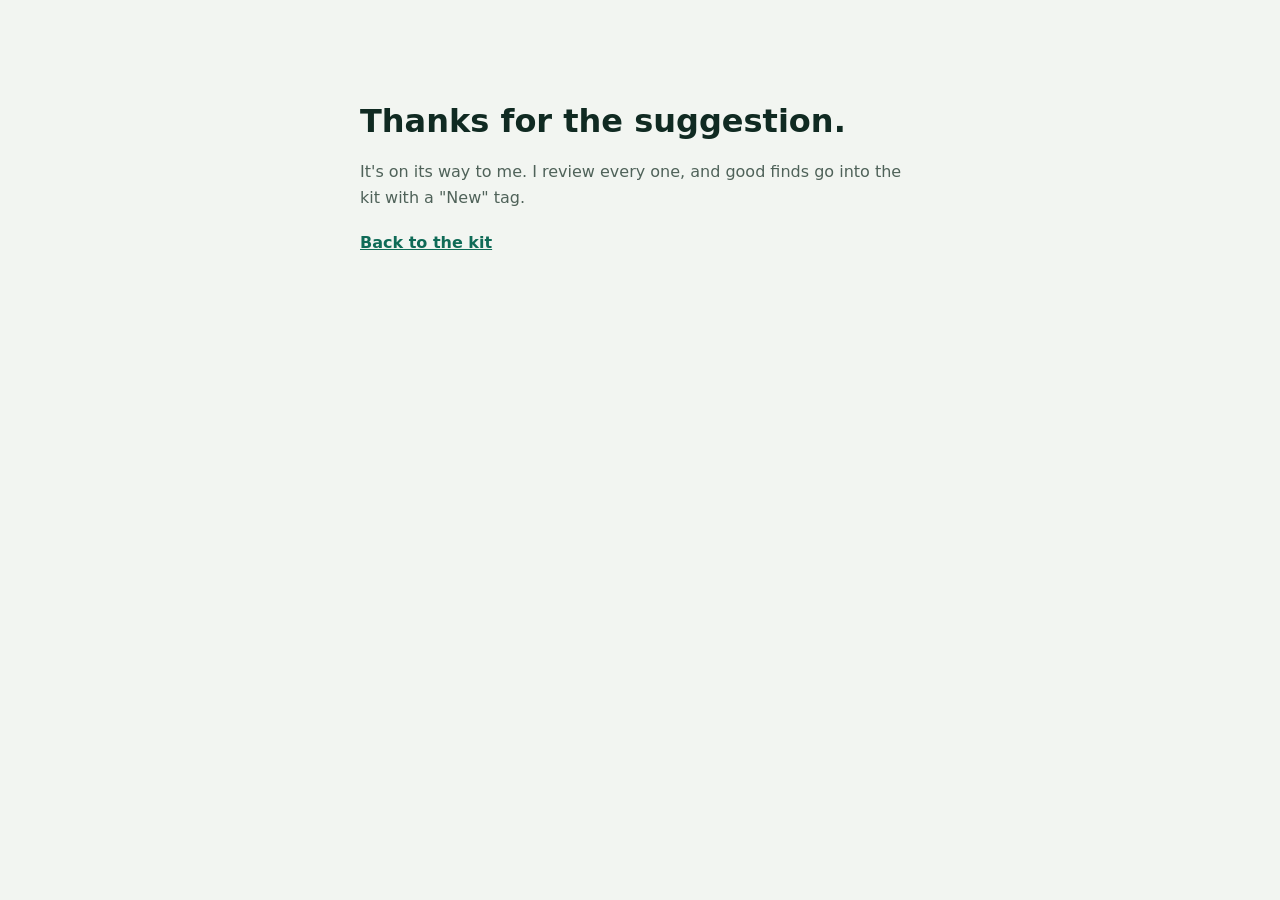
<file: site/thanks/index.html>
<!doctype html>
<html lang="en">
<head>
<meta charset="utf-8">
<meta name="viewport" content="width=device-width,initial-scale=1">
<title>Thanks · Climate Career Transition Kit</title>
<meta name="robots" content="noindex">
<link rel="icon" href="/favicon.svg" type="image/svg+xml">
<style>
:root{--bg:#F2F5F1;--ink:#102A22;--muted:#4F6259;--accent:#0F6B57}
@media (prefers-color-scheme:dark){:root{--bg:#0E1714;--ink:#E4EEE9;--muted:#9DB2A8;--accent:#5CC6A6;color-scheme:dark}}
body{margin:0;background:var(--bg);color:var(--ink);font-family:"Segoe UI",system-ui,-apple-system,sans-serif;line-height:1.6}
main{max-width:560px;margin:0 auto;padding:96px 20px}
h1{font-size:2rem;margin:0 0 12px}
p{color:var(--muted);margin:0 0 20px}
a{color:var(--accent);font-weight:600}
</style>
</head>
<body>
<main>
<h1>Thanks for the suggestion.</h1>
<p>It's on its way to me. I review every one, and good finds go into the kit with a "New" tag.</p>
<p><a href="/">Back to the kit</a></p>
</main>
</body>
</html>
</file>
